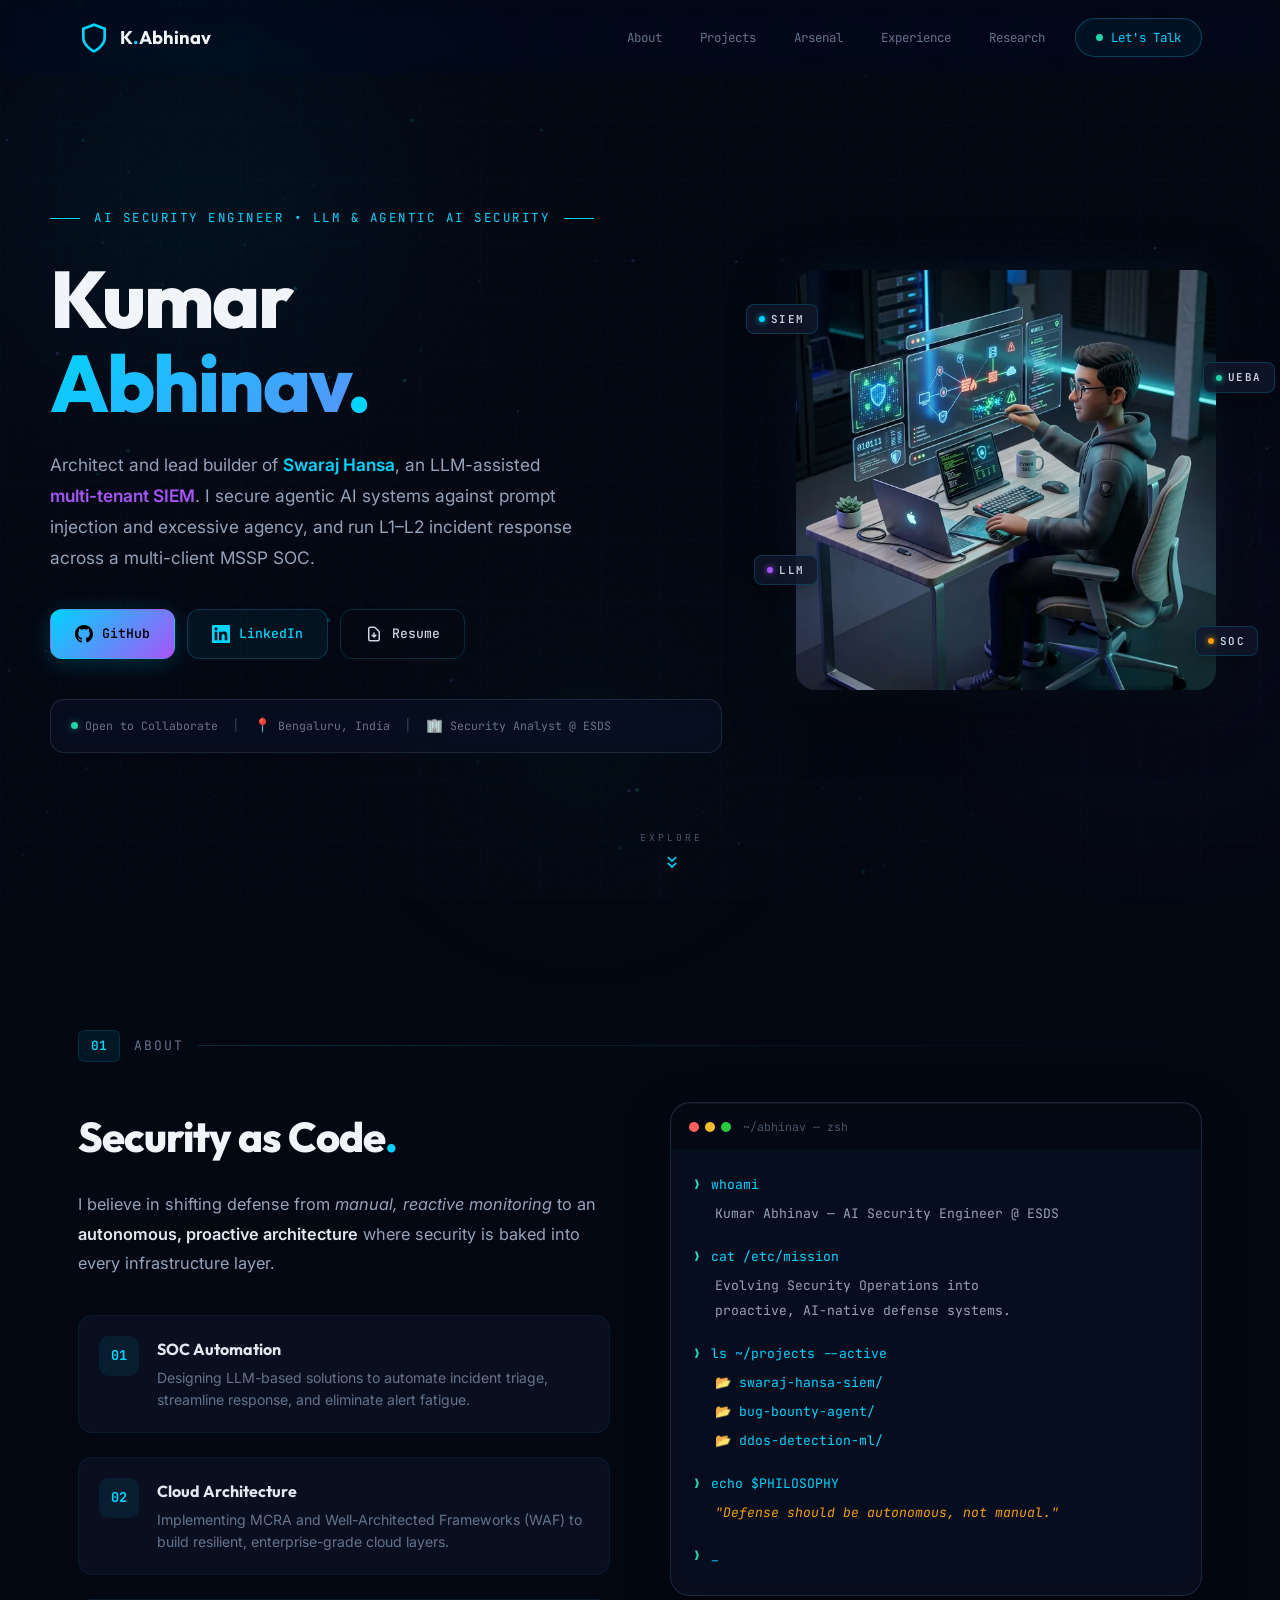
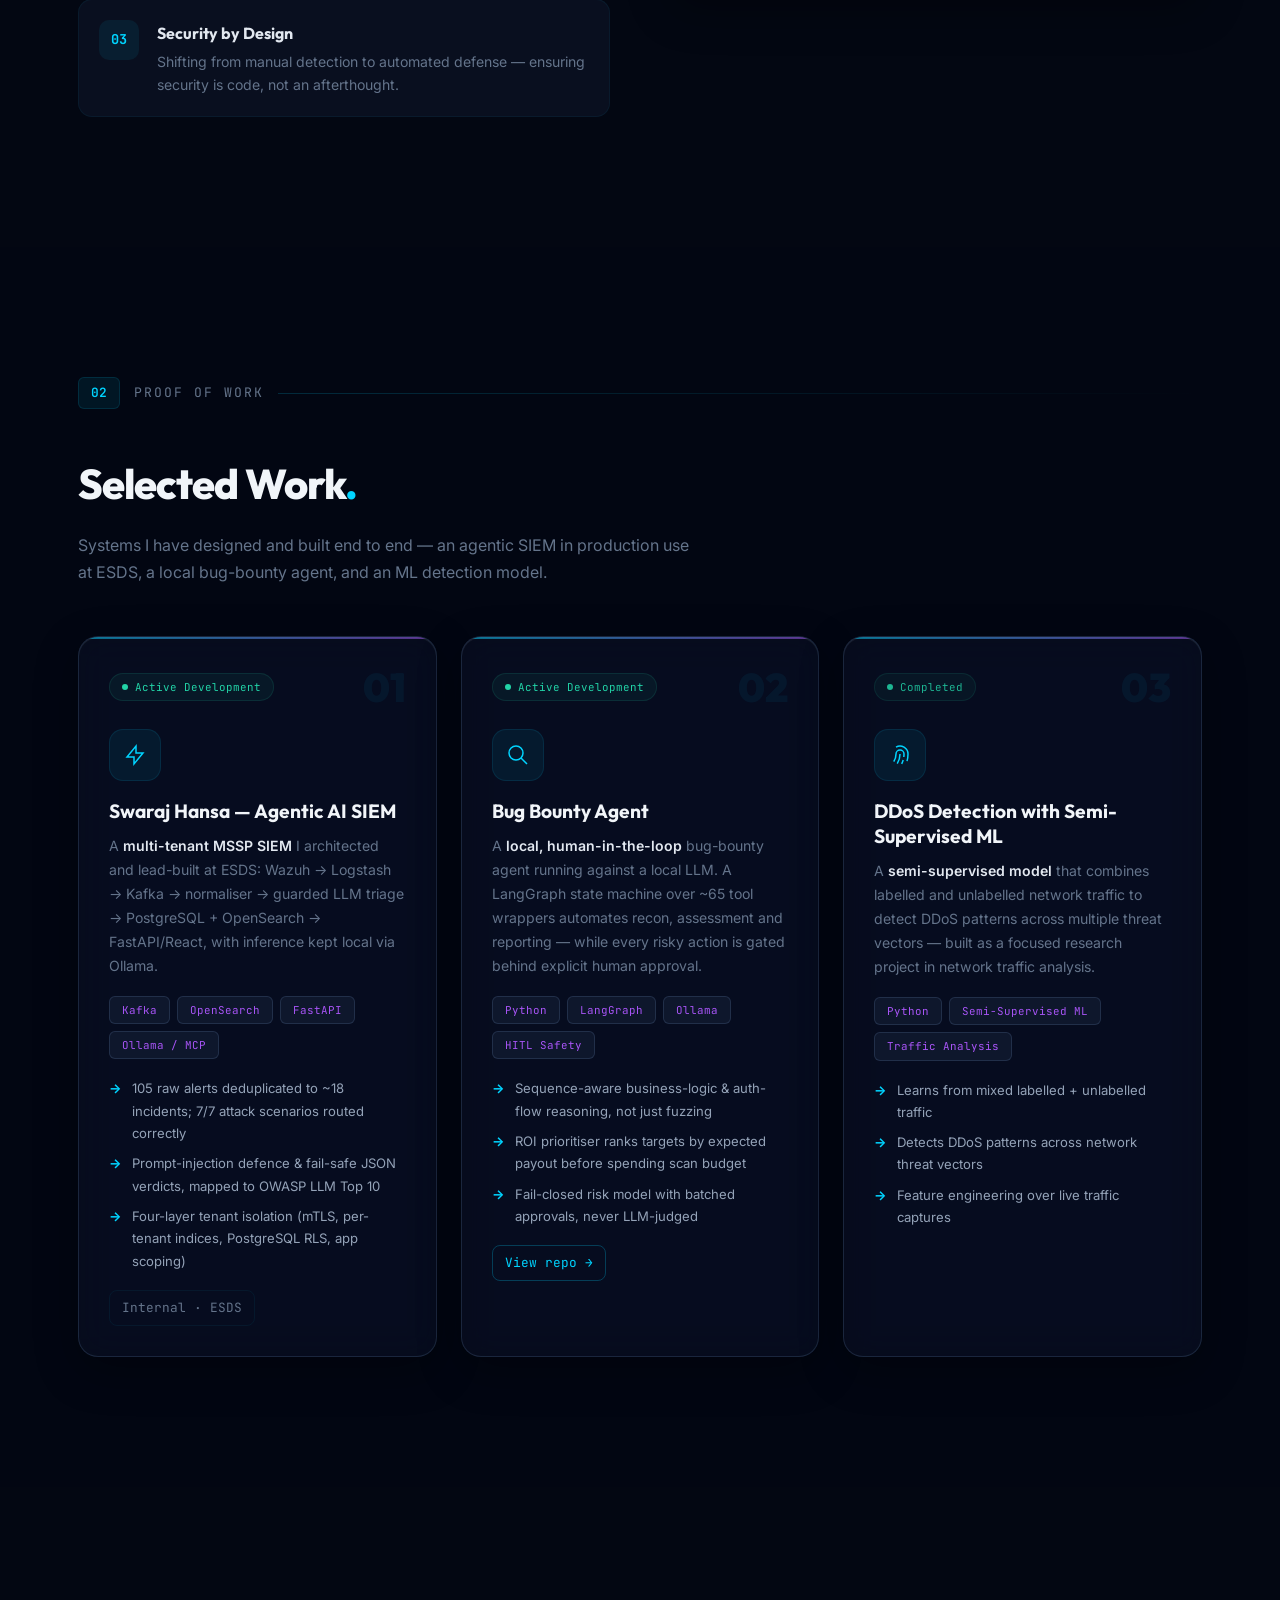
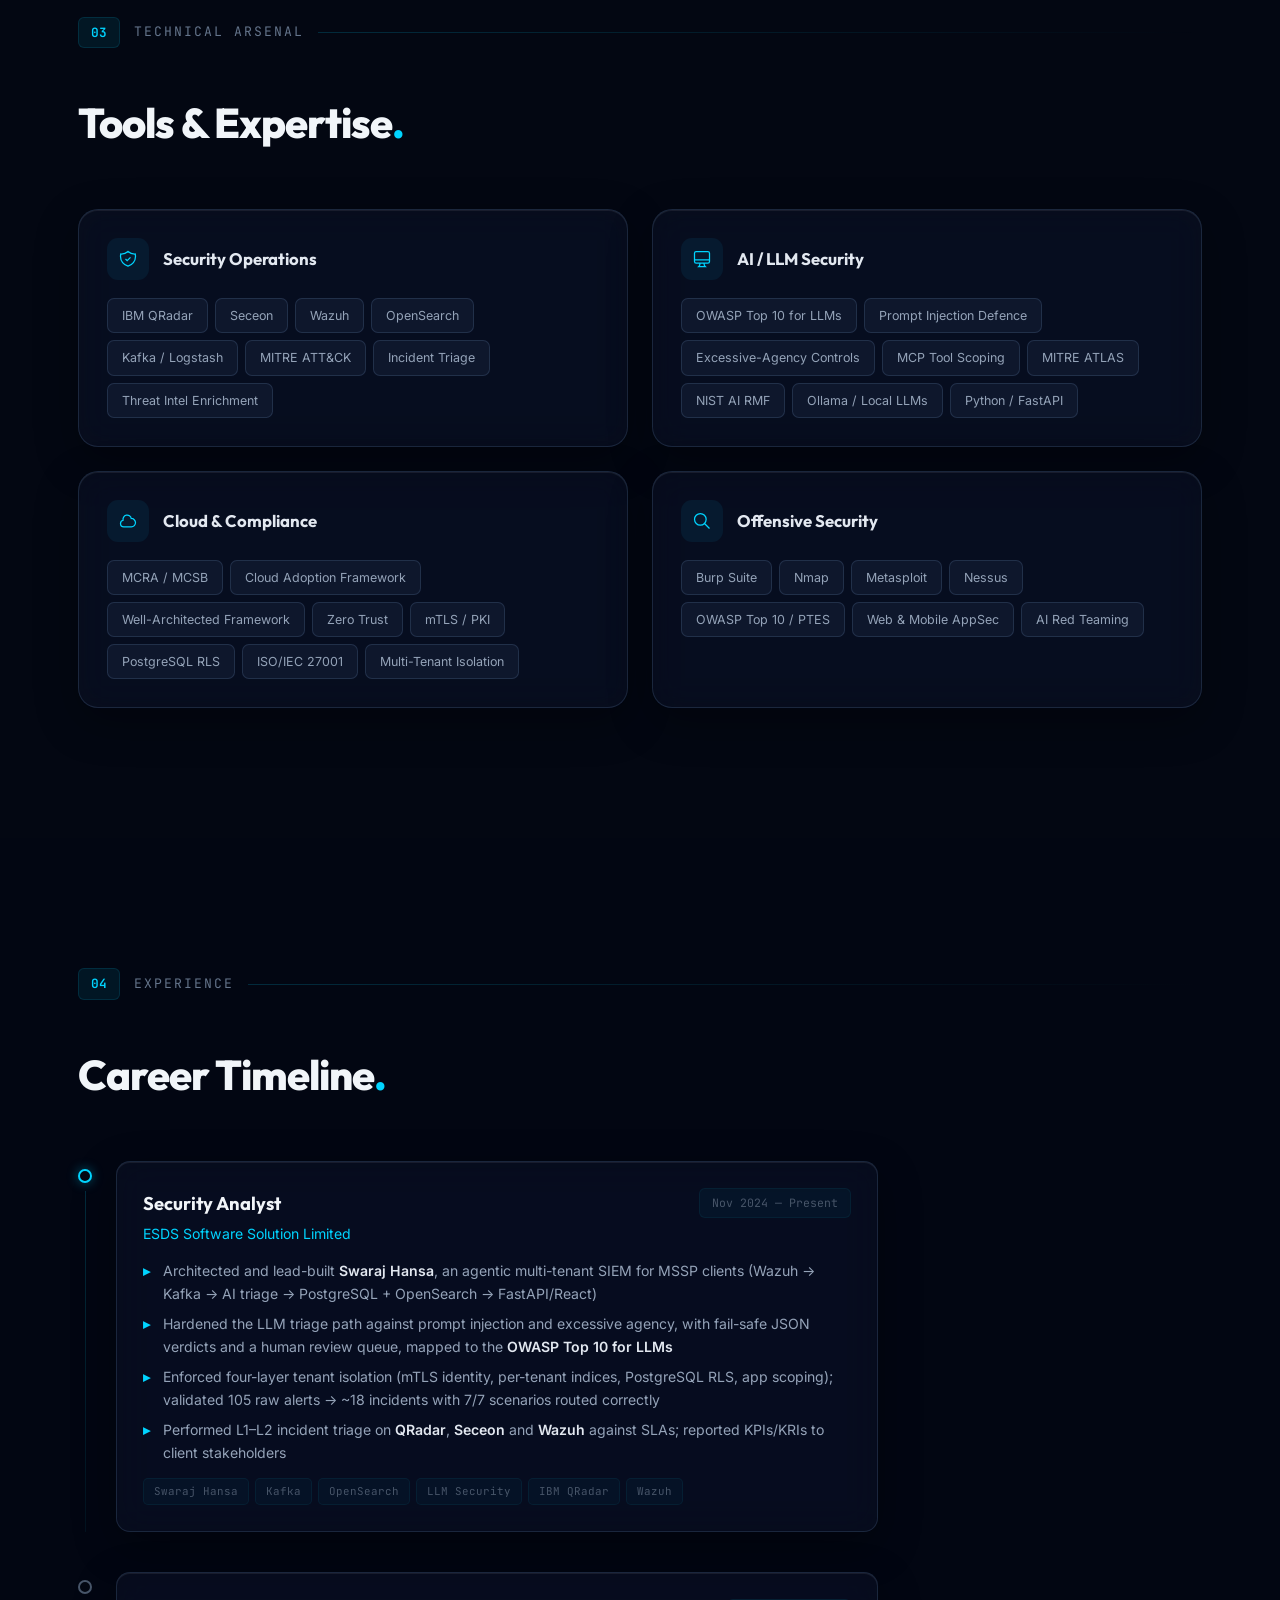
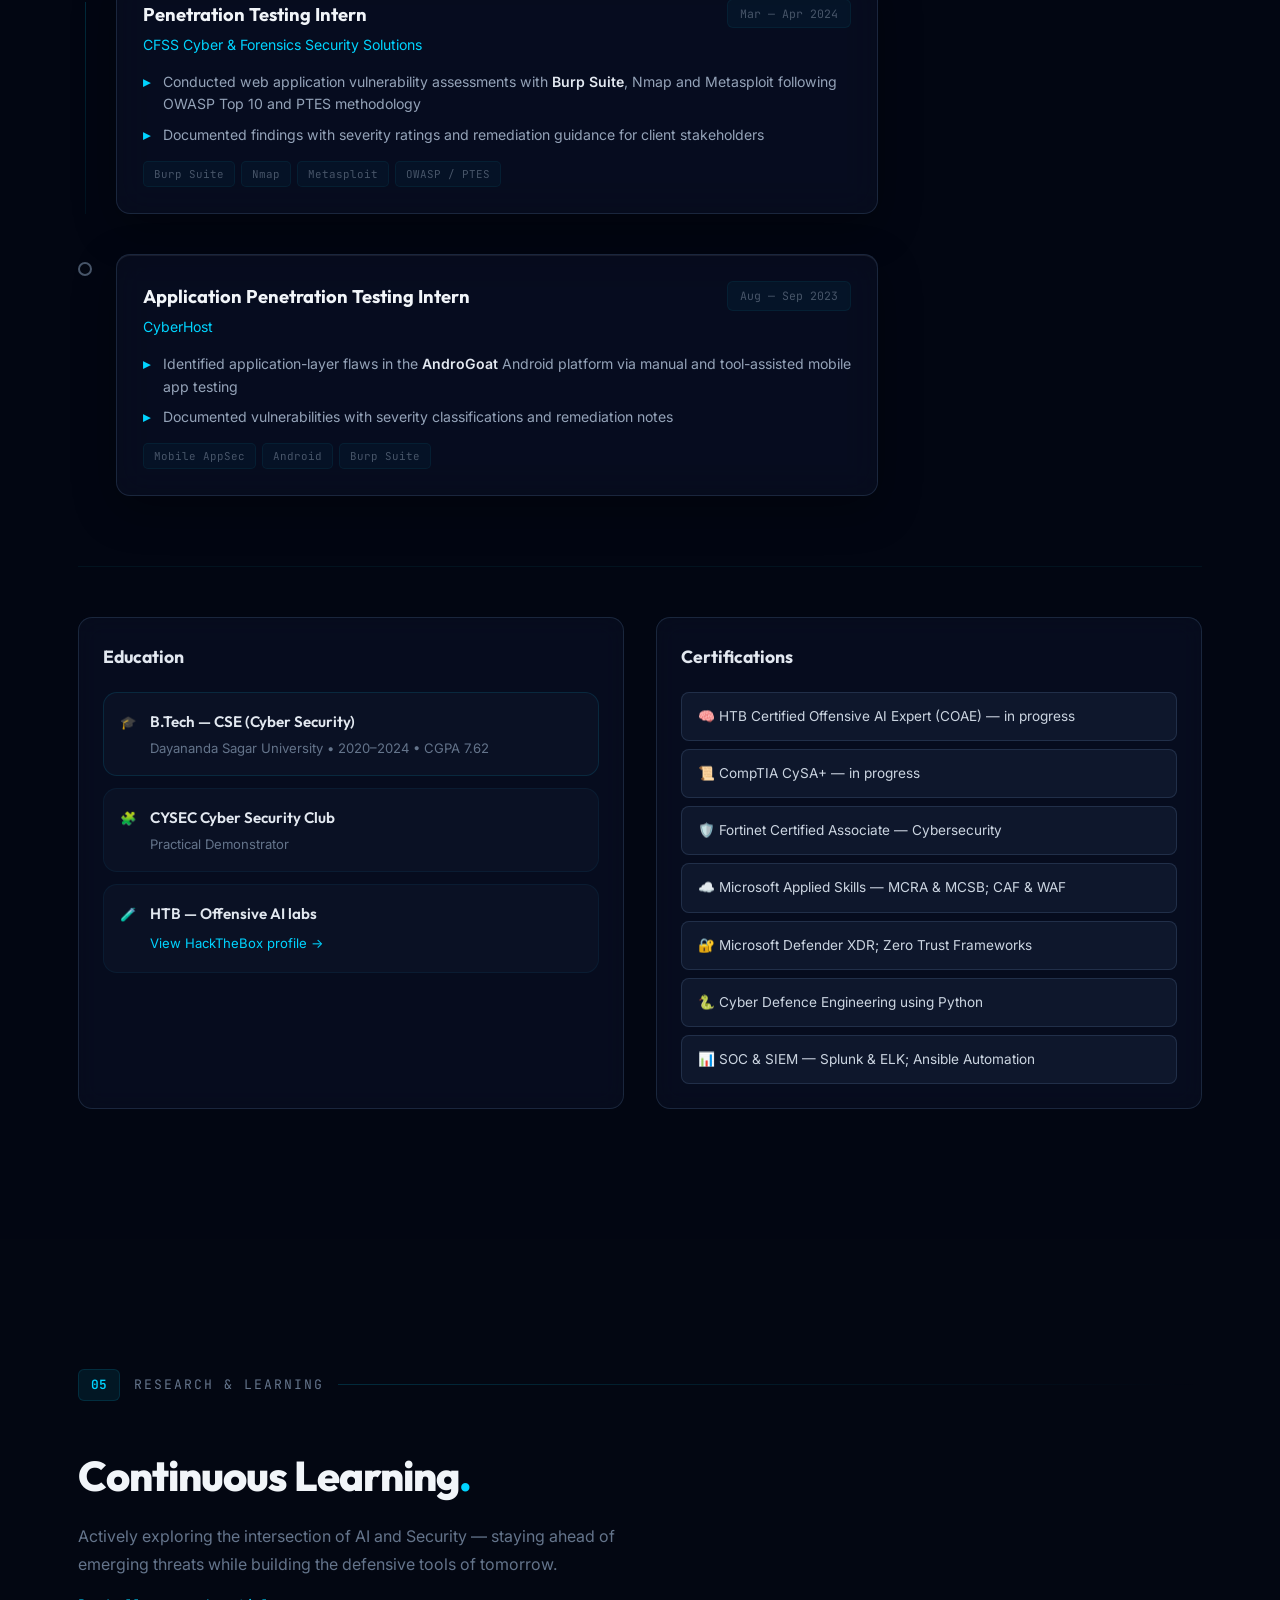
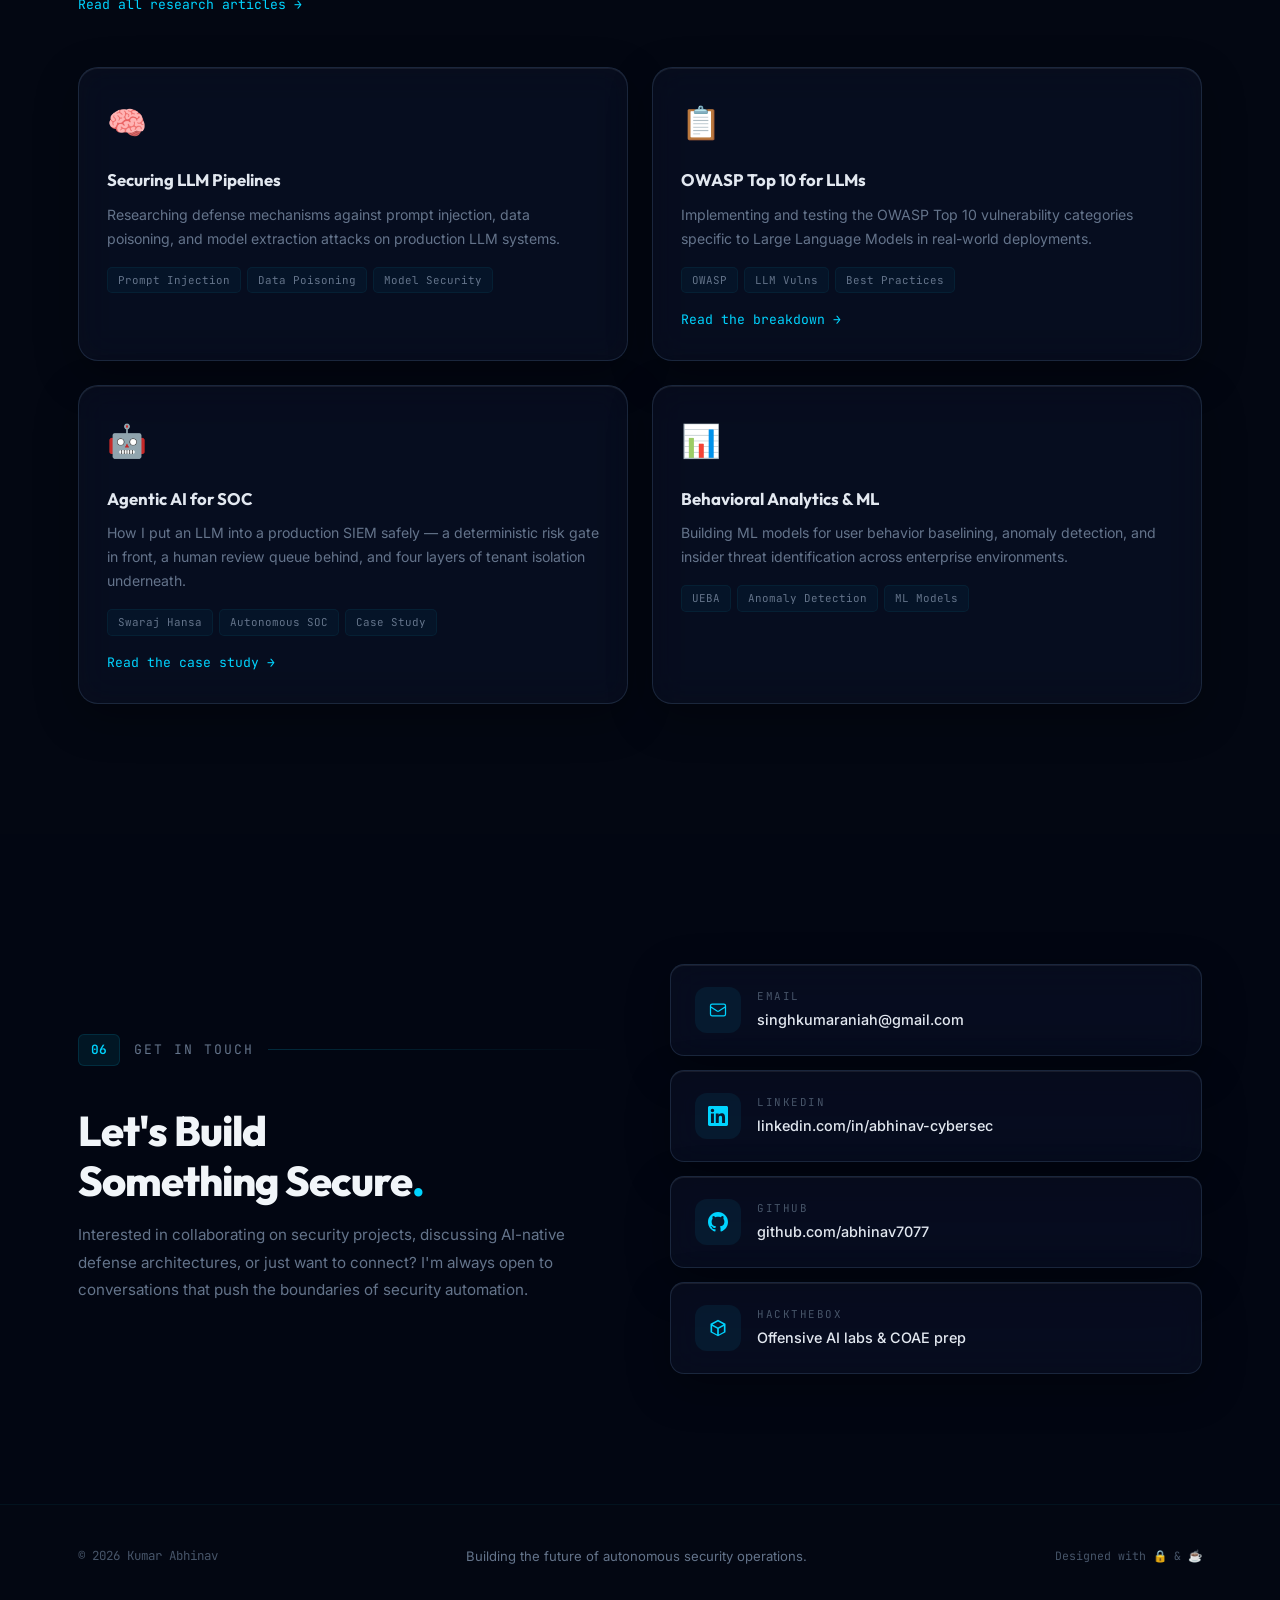
<file: index.html>
<!DOCTYPE html>
<html lang="en">
<head>
    <meta charset="UTF-8">
    <meta name="viewport" content="width=device-width, initial-scale=1.0">
    <title>Kumar Abhinav | AI Security Engineer</title>
    <meta name="description" content="Kumar Abhinav — AI Security Engineer. Architect of Swaraj Hansa, an LLM-assisted multi-tenant SIEM. LLM & agentic AI security, SIEM architecture, and SOC operations.">
    <meta name="keywords" content="Kumar Abhinav, Security Engineer, AI Security, SOC Automation, UEBA, Wazuh, DevSecOps, Python, Cybersecurity, Agentic AI">
    <meta name="author" content="Kumar Abhinav">
    <meta name="theme-color" content="#030712">
    <link rel="canonical" href="https://kumar-abhinav17.vercel.app/">
    <link rel="icon" href="favicon.ico" sizes="32x32">
    <link rel="icon" href="favicon.svg" type="image/svg+xml">
    <link rel="apple-touch-icon" href="favicon.svg">

    <!-- Social preview (LinkedIn, WhatsApp, X) -->
    <meta property="og:type" content="profile">
    <meta property="og:site_name" content="Kumar Abhinav">
    <meta property="og:title" content="Kumar Abhinav | AI Security Engineer">
    <meta property="og:description" content="AI Security Engineer in Bengaluru. Architect of Swaraj Hansa, an LLM-assisted multi-tenant SIEM. LLM & agentic AI security and SOC operations.">
    <meta property="og:url" content="https://kumar-abhinav17.vercel.app/">
    <meta property="og:image" content="https://kumar-abhinav17.vercel.app/og-image.jpg">
    <meta property="og:image:width" content="1200">
    <meta property="og:image:height" content="630">
    <meta property="profile:first_name" content="Kumar">
    <meta property="profile:last_name" content="Abhinav">
    <meta name="twitter:card" content="summary_large_image">

    <!-- Tells Google who this site is about -->
    <script type="application/ld+json">
    {
      "@context": "https://schema.org",
      "@type": "Person",
      "name": "Kumar Abhinav",
      "jobTitle": "AI Security Engineer",
      "description": "AI Security Engineer and architect of Swaraj Hansa, an LLM-assisted multi-tenant SIEM; LLM and agentic AI security, SIEM architecture, and SOC operations.",
      "url": "https://kumar-abhinav17.vercel.app/",
      "image": "https://kumar-abhinav17.vercel.app/hero-character.webp",
      "email": "mailto:singhkumaraniah@gmail.com",
      "worksFor": { "@type": "Organization", "name": "ESDS Software Solution Limited" },
      "alumniOf": { "@type": "CollegeOrUniversity", "name": "Dayananda Sagar Institutions" },
      "address": { "@type": "PostalAddress", "addressLocality": "Bengaluru", "addressCountry": "IN" },
      "knowsAbout": ["Security Operations", "SOC Automation", "UEBA", "SIEM", "LLM Security", "OWASP Top 10 for LLMs", "Penetration Testing", "Agentic AI"],
      "sameAs": [
        "https://www.linkedin.com/in/abhinav-cybersec",
        "https://github.com/abhinav7077",
        "https://profile.hackthebox.com/profile/01a11f21-3987-7254-a0d9-1dfe3f70a052"
      ]
    }
    </script>

    <link rel="preconnect" href="https://fonts.googleapis.com">
    <link rel="preconnect" href="https://fonts.gstatic.com" crossorigin>
    <link href="https://fonts.googleapis.com/css2?family=JetBrains+Mono:wght@400;500;600;700&family=Inter:wght@300;400;500;600;700;800&family=Outfit:wght@400;500;600;700;800;900&display=swap" rel="stylesheet">
    <link rel="preload" as="image" href="hero-character.webp" type="image/webp">
    <link rel="stylesheet" href="style.css">
</head>
<body>
    <a href="#main-content" class="skip-link">Skip to content</a>

    <!-- Animated Background -->
    <div class="bg-effects" aria-hidden="true">
        <canvas id="particle-canvas"></canvas>
        <div class="bg-gradient-orb orb-1"></div>
        <div class="bg-gradient-orb orb-2"></div>
        <div class="bg-gradient-orb orb-3"></div>
        <div class="bg-noise"></div>
        <div class="bg-grid"></div>
    </div>

    <!-- Navigation -->
    <nav class="navbar" id="navbar">
        <div class="nav-container">
            <a href="#hero" class="nav-logo">
                <div class="logo-icon">
                    <svg viewBox="0 0 24 24" fill="none" stroke="currentColor" stroke-width="2">
                        <path d="M12 22s8-4 8-10V5l-8-3-8 3v7c0 6 8 10 8 10z"/>
                    </svg>
                </div>
                <span class="logo-text">K<span class="logo-dot">.</span>Abhinav</span>
            </a>
            <div class="nav-links" id="nav-links">
                <a href="#about" class="nav-link" data-text="About">About</a>
                <a href="#projects" class="nav-link" data-text="Projects">Projects</a>
                <a href="#arsenal" class="nav-link" data-text="Arsenal">Arsenal</a>
                <a href="#experience" class="nav-link" data-text="Experience">Experience</a>
                <a href="research.html" class="nav-link" data-text="Research">Research</a>
                <a href="#contact" class="nav-link nav-cta">
                    <span class="cta-pulse"></span>
                    Let's Talk
                </a>
            </div>
            <button class="nav-toggle" id="nav-toggle" aria-label="Toggle menu" aria-expanded="false" aria-controls="nav-links">
                <span class="toggle-line"></span>
                <span class="toggle-line"></span>
                <span class="toggle-line"></span>
            </button>
        </div>
    </nav>

    <main id="main-content">
    <!-- ==================== HERO ==================== -->
    <section class="hero" id="hero">
        <div class="hero-container">
            <div class="hero-content">
                <div class="hero-eyebrow">
                    <div class="eyebrow-line"></div>
                    <span>AI Security Engineer &bull; LLM & Agentic AI Security</span>
                    <div class="eyebrow-line"></div>
                </div>

                <h1 class="hero-title">
                    <span class="title-line title-line-1">Kumar</span>
                    <span class="title-line title-line-2">Abhinav<span class="title-accent">.</span></span>
                </h1>

                <p class="hero-subtitle">
                    Architect and lead builder of <span class="text-glow">Swaraj Hansa</span>, an
                    LLM-assisted <span class="text-glow-alt">multi-tenant SIEM</span>. I secure agentic AI
                    systems against prompt injection and excessive agency, and run L1&ndash;L2 incident
                    response across a multi-client MSSP SOC.
                </p>

                <div class="hero-ctas">
                    <a href="https://github.com/abhinav7077" target="_blank" rel="noopener" class="cta-btn cta-primary" id="cta-github">
                        <svg class="cta-icon" viewBox="0 0 24 24" fill="currentColor"><path d="M12 0c-6.626 0-12 5.373-12 12 0 5.302 3.438 9.8 8.207 11.387.599.111.793-.261.793-.577v-2.234c-3.338.726-4.033-1.416-4.033-1.416-.546-1.387-1.333-1.756-1.333-1.756-1.089-.745.083-.729.083-.729 1.205.084 1.839 1.237 1.839 1.237 1.07 1.834 2.807 1.304 3.492.997.107-.775.418-1.305.762-1.604-2.665-.305-5.467-1.334-5.467-5.931 0-1.311.469-2.381 1.236-3.221-.124-.303-.535-1.524.117-3.176 0 0 1.008-.322 3.301 1.23.957-.266 1.983-.399 3.003-.404 1.02.005 2.047.138 3.006.404 2.291-1.552 3.297-1.23 3.297-1.23.653 1.653.242 2.874.118 3.176.77.84 1.235 1.911 1.235 3.221 0 4.609-2.807 5.624-5.479 5.921.43.372.823 1.102.823 2.222v3.293c0 .319.192.694.801.576 4.765-1.589 8.199-6.086 8.199-11.386 0-6.627-5.373-12-12-12z"/></svg>
                        <span>GitHub</span>
                    </a>
                    <a href="https://www.linkedin.com/in/abhinav-cybersec" target="_blank" rel="noopener" class="cta-btn cta-secondary" id="cta-linkedin">
                        <svg class="cta-icon" viewBox="0 0 24 24" fill="currentColor"><path d="M20.447 20.452h-3.554v-5.569c0-1.328-.027-3.037-1.852-3.037-1.853 0-2.136 1.445-2.136 2.939v5.667H9.351V9h3.414v1.561h.046c.477-.9 1.637-1.85 3.37-1.85 3.601 0 4.267 2.37 4.267 5.455v6.286zM5.337 7.433c-1.144 0-2.063-.926-2.063-2.065 0-1.138.92-2.063 2.063-2.063 1.14 0 2.064.925 2.064 2.063 0 1.139-.925 2.065-2.064 2.065zm1.782 13.019H3.555V9h3.564v11.452zM22.225 0H1.771C.792 0 0 .774 0 1.729v20.542C0 23.227.792 24 1.771 24h20.451C23.2 24 24 23.227 24 22.271V1.729C24 .774 23.2 0 22.222 0h.003z"/></svg>
                        <span>LinkedIn</span>
                    </a>
                    <a href="resume.pdf" target="_blank" rel="noopener" class="cta-btn cta-outline" id="cta-resume">
                        <svg class="cta-icon" viewBox="0 0 24 24" fill="none" stroke="currentColor" stroke-width="2"><path d="M12 10v6m0 0l-3-3m3 3l3-3m2 8H7a2 2 0 01-2-2V5a2 2 0 012-2h5.586a1 1 0 01.707.293l5.414 5.414a1 1 0 01.293.707V19a2 2 0 01-2 2z"/></svg>
                        <span>Resume</span>
                    </a>
                </div>

                <div class="hero-status-bar">
                    <div class="status-item">
                        <span class="status-dot online"></span>
                        <span>Open to Collaborate</span>
                    </div>
                    <div class="status-separator">|</div>
                    <div class="status-item">
                        <span class="status-icon" aria-hidden="true">📍</span>
                        <span>Bengaluru, India</span>
                    </div>
                    <div class="status-separator">|</div>
                    <div class="status-item">
                        <span class="status-icon" aria-hidden="true">🏢</span>
                        <span>Security Analyst @ ESDS</span>
                    </div>
                </div>
            </div>

            <!-- Hero Visual: 3D Character -->
            <div class="hero-visual">
                <div class="character-container">
                    <div class="character-glow"></div>
                    <div class="character-rings">
                        <div class="char-ring ring-outer"></div>
                        <div class="char-ring ring-inner"></div>
                    </div>
                    <picture>
                        <source srcset="hero-character.webp" type="image/webp">
                        <img
                            src="hero-character.png"
                            alt="3D claymation render of Kumar Abhinav — cybersecurity engineer at a futuristic workstation with holographic security displays"
                            class="character-img"
                            width="640" height="640"
                            loading="eager"
                            fetchpriority="high"
                        >
                    </picture>
                    <!-- Floating labels around character -->
                    <div class="float-tag tag-1" aria-hidden="true">
                        <span class="ft-dot"></span> SIEM
                    </div>
                    <div class="float-tag tag-2" aria-hidden="true">
                        <span class="ft-dot green"></span> UEBA
                    </div>
                    <div class="float-tag tag-3" aria-hidden="true">
                        <span class="ft-dot purple"></span> LLM
                    </div>
                    <div class="float-tag tag-4" aria-hidden="true">
                        <span class="ft-dot amber"></span> SOC
                    </div>
                </div>
            </div>
        </div>

        <div class="scroll-cue">
            <span>Explore</span>
            <div class="scroll-arrow">
                <svg viewBox="0 0 24 24" fill="none" stroke="currentColor" stroke-width="2">
                    <path d="M7 13l5 5 5-5M7 6l5 5 5-5"/>
                </svg>
            </div>
        </div>
    </section>

    <!-- ==================== ABOUT ==================== -->
    <section class="section" id="about">
        <div class="container">
            <div class="section-label">
                <span class="label-number">01</span>
                <span class="label-text">About</span>
                <div class="label-line"></div>
            </div>

            <div class="about-layout">
                <div class="about-left">
                    <h2 class="about-title">
                        Security as Code<span class="accent-dot">.</span>
                    </h2>
                    <p class="about-philosophy">
                        I believe in shifting defense from <em>manual, reactive monitoring</em> to an 
                        <strong>autonomous, proactive architecture</strong> where security is baked into 
                        every infrastructure layer.
                    </p>
                    <div class="about-manifesto">
                        <div class="manifesto-item">
                            <div class="manifesto-number">01</div>
                            <div class="manifesto-content">
                                <h4>SOC Automation</h4>
                                <p>Designing LLM-based solutions to automate incident triage, streamline response, and eliminate alert fatigue.</p>
                            </div>
                        </div>
                        <div class="manifesto-item">
                            <div class="manifesto-number">02</div>
                            <div class="manifesto-content">
                                <h4>Cloud Architecture</h4>
                                <p>Implementing MCRA and Well-Architected Frameworks (WAF) to build resilient, enterprise-grade cloud layers.</p>
                            </div>
                        </div>
                        <div class="manifesto-item">
                            <div class="manifesto-number">03</div>
                            <div class="manifesto-content">
                                <h4>Security by Design</h4>
                                <p>Shifting from manual detection to automated defense — ensuring security is code, not an afterthought.</p>
                            </div>
                        </div>
                    </div>
                </div>
                <div class="about-right">
                    <div class="about-terminal">
                        <div class="term-chrome">
                            <div class="term-dots">
                                <span></span><span></span><span></span>
                            </div>
                            <span class="term-title">~/abhinav — zsh</span>
                        </div>
                        <div class="term-body" id="terminal-body">
                            <div class="term-line">
                                <span class="term-prompt">❯</span>
                                <span class="term-cmd">whoami</span>
                            </div>
                            <div class="term-output">Kumar Abhinav — AI Security Engineer @ ESDS</div>
                            <div class="term-line">
                                <span class="term-prompt">❯</span>
                                <span class="term-cmd">cat /etc/mission</span>
                            </div>
                            <div class="term-output">Evolving Security Operations into<br>proactive, AI-native defense systems.</div>
                            <div class="term-line">
                                <span class="term-prompt">❯</span>
                                <span class="term-cmd">ls ~/projects --active</span>
                            </div>
                            <div class="term-output dir-list">
                                <span>📂 swaraj-hansa-siem/</span>
                                <span>📂 bug-bounty-agent/</span>
                                <span>📂 ddos-detection-ml/</span>
                            </div>
                            <div class="term-line">
                                <span class="term-prompt">❯</span>
                                <span class="term-cmd">echo $PHILOSOPHY</span>
                            </div>
                            <div class="term-output highlight-output">"Defense should be autonomous, not manual."</div>
                            <div class="term-line">
                                <span class="term-prompt">❯</span>
                                <span class="term-cursor">_</span>
                            </div>
                        </div>
                    </div>
                </div>
            </div>
        </div>
    </section>

    <!-- ==================== PROJECTS ==================== -->
    <section class="section section-dark" id="projects">
        <div class="container">
            <div class="section-label">
                <span class="label-number">02</span>
                <span class="label-text">Proof of Work</span>
                <div class="label-line"></div>
            </div>

            <div class="projects-header">
                <h2 class="projects-title">Selected Work<span class="accent-dot">.</span></h2>
                <p class="projects-subtitle">Systems I have designed and built end to end — an agentic SIEM in production use at ESDS, a local bug-bounty agent, and an ML detection model.</p>
            </div>

            <div class="projects-showcase">
                <!-- Project 1 -->
                <article class="project-card" id="project-agentic">
                    <div class="card-border-glow"></div>
                    <div class="card-inner">
                        <div class="card-top">
                            <div class="card-badge">
                                <span class="badge-pulse"></span>
                                Active Development
                            </div>
                            <div class="card-number">01</div>
                        </div>
                        <div class="card-icon-wrap">
                            <div class="card-icon">
                                <svg viewBox="0 0 24 24" fill="none" stroke="currentColor" stroke-width="1.5">
                                    <path d="M13 10V3L4 14h7v7l9-11h-7z"/>
                                </svg>
                            </div>
                        </div>
                        <h3 class="card-title">Swaraj Hansa — Agentic AI SIEM</h3>
                        <p class="card-pitch">A <strong>multi-tenant MSSP SIEM</strong> I architected and lead-built at ESDS: Wazuh &rarr; Logstash &rarr; Kafka &rarr; normaliser &rarr; guarded LLM triage &rarr; PostgreSQL + OpenSearch &rarr; FastAPI/React, with inference kept local via Ollama.</p>
                        <div class="card-stack">
                            <span class="stack-chip">Kafka</span>
                            <span class="stack-chip">OpenSearch</span>
                            <span class="stack-chip">FastAPI</span>
                            <span class="stack-chip">Ollama / MCP</span>
                        </div>
                        <ul class="card-features">
                            <li><span class="feat-arrow">→</span> 105 raw alerts deduplicated to ~18 incidents; 7/7 attack scenarios routed correctly</li>
                            <li><span class="feat-arrow">→</span> Prompt-injection defence &amp; fail-safe JSON verdicts, mapped to OWASP LLM Top 10</li>
                            <li><span class="feat-arrow">→</span> Four-layer tenant isolation (mTLS, per-tenant indices, PostgreSQL RLS, app scoping)</li>
                        </ul>
                        <div class="card-links">
                            <span class="card-link is-static">Internal &middot; ESDS</span>
                        </div>
                    </div>
                </article>

                <!-- Project 2 -->
                <article class="project-card" id="project-bugbounty">
                    <div class="card-border-glow"></div>
                    <div class="card-inner">
                        <div class="card-top">
                            <div class="card-badge">
                                <span class="badge-pulse"></span>
                                Active Development
                            </div>
                            <div class="card-number">02</div>
                        </div>
                        <div class="card-icon-wrap">
                            <div class="card-icon">
                                <svg viewBox="0 0 24 24" fill="none" stroke="currentColor" stroke-width="1.5">
                                    <path d="M21 21l-6-6m2-5a7 7 0 11-14 0 7 7 0 0114 0z"/>
                                </svg>
                            </div>
                        </div>
                        <h3 class="card-title">Bug Bounty Agent</h3>
                        <p class="card-pitch">A <strong>local, human-in-the-loop</strong> bug-bounty agent running against a local LLM. A LangGraph state machine over ~65 tool wrappers automates recon, assessment and reporting — while every risky action is gated behind explicit human approval.</p>
                        <div class="card-stack">
                            <span class="stack-chip">Python</span>
                            <span class="stack-chip">LangGraph</span>
                            <span class="stack-chip">Ollama</span>
                            <span class="stack-chip">HITL Safety</span>
                        </div>
                        <ul class="card-features">
                            <li><span class="feat-arrow">→</span> Sequence-aware business-logic &amp; auth-flow reasoning, not just fuzzing</li>
                            <li><span class="feat-arrow">→</span> ROI prioritiser ranks targets by expected payout before spending scan budget</li>
                            <li><span class="feat-arrow">→</span> Fail-closed risk model with batched approvals, never LLM-judged</li>
                        </ul>
                        <div class="card-links">
                            <a class="card-link" href="https://github.com/abhinav7077/bug-bounty-agent" target="_blank" rel="noopener">View repo &rarr;</a>
                        </div>
                    </div>
                </article>

                <!-- Project 3 -->
                <article class="project-card" id="project-ddos">
                    <div class="card-border-glow"></div>
                    <div class="card-inner">
                        <div class="card-top">
                            <div class="card-badge badge-shipped">
                                <span class="badge-pulse"></span>
                                Completed
                            </div>
                            <div class="card-number">03</div>
                        </div>
                        <div class="card-icon-wrap">
                            <div class="card-icon">
                                <svg viewBox="0 0 24 24" fill="none" stroke="currentColor" stroke-width="1.5">
                                    <path d="M12 11c0 3.517-1.009 6.799-2.753 9.571m-3.44-2.04l.054-.09A13.916 13.916 0 008 11a4 4 0 118 0c0 1.017-.07 2.019-.203 3m-2.118 6.844A21.88 21.88 0 0015.171 17m3.839 1.132c.645-2.266.99-4.659.99-7.132A8 8 0 008 4.07"/>
                                </svg>
                            </div>
                        </div>
                        <h3 class="card-title">DDoS Detection with Semi-Supervised ML</h3>
                        <p class="card-pitch">A <strong>semi-supervised model</strong> that combines labelled and unlabelled network traffic to detect DDoS patterns across multiple threat vectors — built as a focused research project in network traffic analysis.</p>
                        <div class="card-stack">
                            <span class="stack-chip">Python</span>
                            <span class="stack-chip">Semi-Supervised ML</span>
                            <span class="stack-chip">Traffic Analysis</span>
                        </div>
                        <ul class="card-features">
                            <li><span class="feat-arrow">→</span> Learns from mixed labelled + unlabelled traffic</li>
                            <li><span class="feat-arrow">→</span> Detects DDoS patterns across network threat vectors</li>
                            <li><span class="feat-arrow">→</span> Feature engineering over live traffic captures</li>
                        </ul>
                    </div>
                </article>
            </div>
        </div>
    </section>

    <!-- ==================== ARSENAL ==================== -->
    <section class="section" id="arsenal">
        <div class="container">
            <div class="section-label">
                <span class="label-number">03</span>
                <span class="label-text">Technical Arsenal</span>
                <div class="label-line"></div>
            </div>

            <h2 class="arsenal-title">Tools & Expertise<span class="accent-dot">.</span></h2>

            <div class="arsenal-grid">
                <div class="arsenal-category" data-category="secops">
                    <div class="cat-header">
                        <div class="cat-icon">
                            <svg viewBox="0 0 24 24" fill="none" stroke="currentColor" stroke-width="1.5"><path d="M9 12l2 2 4-4m5.618-4.016A11.955 11.955 0 0112 2.944a11.955 11.955 0 01-8.618 3.04A12.02 12.02 0 003 9c0 5.591 3.824 10.29 9 11.622 5.176-1.332 9-6.03 9-11.622 0-1.042-.133-2.052-.382-3.016z"/></svg>
                        </div>
                        <h3>Security Operations</h3>
                    </div>
                    <div class="cat-skills">
                        <div class="skill-pill">IBM QRadar</div>
                        <div class="skill-pill">Seceon</div>
                        <div class="skill-pill">Wazuh</div>
                        <div class="skill-pill">OpenSearch</div>
                        <div class="skill-pill">Kafka / Logstash</div>
                        <div class="skill-pill">MITRE ATT&CK</div>
                        <div class="skill-pill">Incident Triage</div>
                        <div class="skill-pill">Threat Intel Enrichment</div>
                    </div>
                </div>

                <div class="arsenal-category" data-category="ai">
                    <div class="cat-header">
                        <div class="cat-icon">
                            <svg viewBox="0 0 24 24" fill="none" stroke="currentColor" stroke-width="1.5"><path d="M9.75 17L9 20l-1 1h8l-1-1-.75-3M3 13h18M5 17h14a2 2 0 002-2V5a2 2 0 00-2-2H5a2 2 0 00-2 2v10a2 2 0 002 2z"/></svg>
                        </div>
                        <h3>AI / LLM Security</h3>
                    </div>
                    <div class="cat-skills">
                        <div class="skill-pill">OWASP Top 10 for LLMs</div>
                        <div class="skill-pill">Prompt Injection Defence</div>
                        <div class="skill-pill">Excessive-Agency Controls</div>
                        <div class="skill-pill">MCP Tool Scoping</div>
                        <div class="skill-pill">MITRE ATLAS</div>
                        <div class="skill-pill">NIST AI RMF</div>
                        <div class="skill-pill">Ollama / Local LLMs</div>
                        <div class="skill-pill">Python / FastAPI</div>
                    </div>
                </div>

                <div class="arsenal-category" data-category="cloud">
                    <div class="cat-header">
                        <div class="cat-icon">
                            <svg viewBox="0 0 24 24" fill="none" stroke="currentColor" stroke-width="1.5"><path d="M3 15a4 4 0 004 4h9a5 5 0 10-.1-9.999 5.002 5.002 0 10-9.78 2.096A4.001 4.001 0 003 15z"/></svg>
                        </div>
                        <h3>Cloud & Compliance</h3>
                    </div>
                    <div class="cat-skills">
                        <div class="skill-pill">MCRA / MCSB</div>
                        <div class="skill-pill">Cloud Adoption Framework</div>
                        <div class="skill-pill">Well-Architected Framework</div>
                        <div class="skill-pill">Zero Trust</div>
                        <div class="skill-pill">mTLS / PKI</div>
                        <div class="skill-pill">PostgreSQL RLS</div>
                        <div class="skill-pill">ISO/IEC 27001</div>
                        <div class="skill-pill">Multi-Tenant Isolation</div>
                    </div>
                </div>

                <div class="arsenal-category" data-category="offensive">
                    <div class="cat-header">
                        <div class="cat-icon">
                            <svg viewBox="0 0 24 24" fill="none" stroke="currentColor" stroke-width="1.5"><path d="M21 21l-6-6m2-5a7 7 0 11-14 0 7 7 0 0114 0z"/></svg>
                        </div>
                        <h3>Offensive Security</h3>
                    </div>
                    <div class="cat-skills">
                        <div class="skill-pill">Burp Suite</div>
                        <div class="skill-pill">Nmap</div>
                        <div class="skill-pill">Metasploit</div>
                        <div class="skill-pill">Nessus</div>
                        <div class="skill-pill">OWASP Top 10 / PTES</div>
                        <div class="skill-pill">Web & Mobile AppSec</div>
                        <div class="skill-pill">AI Red Teaming</div>
                    </div>
                </div>
            </div>
        </div>
    </section>

    <!-- ==================== EXPERIENCE ==================== -->
    <section class="section section-dark" id="experience">
        <div class="container">
            <div class="section-label">
                <span class="label-number">04</span>
                <span class="label-text">Experience</span>
                <div class="label-line"></div>
            </div>

            <h2 class="exp-title">Career Timeline<span class="accent-dot">.</span></h2>

            <div class="timeline">
                <!-- EXP 1 -->
                <div class="tl-item">
                    <div class="tl-line-wrap">
                        <div class="tl-dot active"></div>
                        <div class="tl-line"></div>
                    </div>
                    <div class="tl-card">
                        <div class="tl-card-top">
                            <div>
                                <h3 class="tl-role">Security Analyst</h3>
                                <span class="tl-company">ESDS Software Solution Limited</span>
                            </div>
                            <span class="tl-date">Nov 2024 — Present</span>
                        </div>
                        <ul class="tl-details">
                            <li>Architected and lead-built <strong>Swaraj Hansa</strong>, an agentic multi-tenant SIEM for MSSP clients (Wazuh &rarr; Kafka &rarr; AI triage &rarr; PostgreSQL + OpenSearch &rarr; FastAPI/React)</li>
                            <li>Hardened the LLM triage path against prompt injection and excessive agency, with fail-safe JSON verdicts and a human review queue, mapped to the <strong>OWASP Top 10 for LLMs</strong></li>
                            <li>Enforced four-layer tenant isolation (mTLS identity, per-tenant indices, PostgreSQL RLS, app scoping); validated 105 raw alerts &rarr; ~18 incidents with 7/7 scenarios routed correctly</li>
                            <li>Performed L1&ndash;L2 incident triage on <strong>QRadar</strong>, <strong>Seceon</strong> and <strong>Wazuh</strong> against SLAs; reported KPIs/KRIs to client stakeholders</li>
                        </ul>
                        <div class="tl-techs">
                            <span>Swaraj Hansa</span><span>Kafka</span><span>OpenSearch</span><span>LLM Security</span><span>IBM QRadar</span><span>Wazuh</span>
                        </div>
                    </div>
                </div>

                <!-- EXP 2 -->
                <div class="tl-item">
                    <div class="tl-line-wrap">
                        <div class="tl-dot"></div>
                        <div class="tl-line"></div>
                    </div>
                    <div class="tl-card">
                        <div class="tl-card-top">
                            <div>
                                <h3 class="tl-role">Penetration Testing Intern</h3>
                                <span class="tl-company">CFSS Cyber & Forensics Security Solutions</span>
                            </div>
                            <span class="tl-date">Mar — Apr 2024</span>
                        </div>
                        <ul class="tl-details">
                            <li>Conducted web application vulnerability assessments with <strong>Burp Suite</strong>, Nmap and Metasploit following OWASP Top 10 and PTES methodology</li>
                            <li>Documented findings with severity ratings and remediation guidance for client stakeholders</li>
                        </ul>
                        <div class="tl-techs">
                            <span>Burp Suite</span><span>Nmap</span><span>Metasploit</span><span>OWASP / PTES</span>
                        </div>
                    </div>
                </div>

                <!-- EXP 3 -->
                <div class="tl-item">
                    <div class="tl-line-wrap">
                        <div class="tl-dot"></div>
                    </div>
                    <div class="tl-card">
                        <div class="tl-card-top">
                            <div>
                                <h3 class="tl-role">Application Penetration Testing Intern</h3>
                                <span class="tl-company">CyberHost</span>
                            </div>
                            <span class="tl-date">Aug — Sep 2023</span>
                        </div>
                        <ul class="tl-details">
                            <li>Identified application-layer flaws in the <strong>AndroGoat</strong> Android platform via manual and tool-assisted mobile app testing</li>
                            <li>Documented vulnerabilities with severity classifications and remediation notes</li>
                        </ul>
                        <div class="tl-techs">
                            <span>Mobile AppSec</span><span>Android</span><span>Burp Suite</span>
                        </div>
                    </div>
                </div>
            </div>

            <!-- Education & Certs inline -->
            <div class="credentials-row">
                <div class="cred-block">
                    <h3 class="cred-heading">Education</h3>
                    <div class="cred-item main-cred">
                        <span class="cred-emoji" aria-hidden="true">🎓</span>
                        <div>
                            <strong>B.Tech — CSE (Cyber Security)</strong>
                            <span>Dayananda Sagar University • 2020–2024 • CGPA 7.62</span>
                        </div>
                    </div>
                    <div class="cred-item">
                        <span class="cred-emoji" aria-hidden="true">🧩</span>
                        <div>
                            <strong>CYSEC Cyber Security Club</strong>
                            <span>Practical Demonstrator</span>
                        </div>
                    </div>
                    <div class="cred-item">
                        <span class="cred-emoji" aria-hidden="true">🧪</span>
                        <div>
                            <strong>HTB — Offensive AI labs</strong>
                            <a href="https://profile.hackthebox.com/profile/01a11f21-3987-7254-a0d9-1dfe3f70a052" target="_blank" rel="noopener">View HackTheBox profile &rarr;</a>
                        </div>
                    </div>
                </div>
                <div class="cred-block">
                    <h3 class="cred-heading">Certifications</h3>
                    <div class="certs-list">
                        <div class="cert-chip">🧠 HTB Certified Offensive AI Expert (COAE) — in progress</div>
                        <div class="cert-chip">📜 CompTIA CySA+ — in progress</div>
                        <div class="cert-chip">🛡️ Fortinet Certified Associate — Cybersecurity</div>
                        <div class="cert-chip">☁️ Microsoft Applied Skills — MCRA & MCSB; CAF & WAF</div>
                        <div class="cert-chip">🔐 Microsoft Defender XDR; Zero Trust Frameworks</div>
                        <div class="cert-chip">🐍 Cyber Defence Engineering using Python</div>
                        <div class="cert-chip">📊 SOC & SIEM — Splunk & ELK; Ansible Automation</div>
                    </div>
                </div>
            </div>
        </div>
    </section>

    <!-- ==================== RESEARCH ==================== -->
    <section class="section" id="research">
        <div class="container">
            <div class="section-label">
                <span class="label-number">05</span>
                <span class="label-text">Research & Learning</span>
                <div class="label-line"></div>
            </div>

            <div class="research-layout">
                <div class="research-intro">
                    <h2 class="research-title">Continuous Learning<span class="accent-dot">.</span></h2>
                    <p class="research-desc">
                        Actively exploring the intersection of AI and Security — staying ahead of emerging threats 
                        while building the defensive tools of tomorrow.
                    </p>
                    <a class="research-all-link" href="research.html">Read all research articles &rarr;</a>
                </div>

                <div class="research-grid">
                    <div class="research-card" id="research-llm">
                        <div class="rc-icon" aria-hidden="true">🧠</div>
                        <h4>Securing LLM Pipelines</h4>
                        <p>Researching defense mechanisms against prompt injection, data poisoning, and model extraction attacks on production LLM systems.</p>
                        <div class="rc-tags">
                            <span>Prompt Injection</span>
                            <span>Data Poisoning</span>
                            <span>Model Security</span>
                        </div>
                    </div>

                    <div class="research-card" id="research-owasp">
                        <div class="rc-icon" aria-hidden="true">📋</div>
                        <h4>OWASP Top 10 for LLMs</h4>
                        <p>Implementing and testing the OWASP Top 10 vulnerability categories specific to Large Language Models in real-world deployments.</p>
                        <div class="rc-tags">
                            <span>OWASP</span>
                            <span>LLM Vulns</span>
                            <span>Best Practices</span>
                        </div>
                        <a class="rc-link" href="research/owasp-top-10-llms.html">Read the breakdown &rarr;</a>
                    </div>

                    <div class="research-card" id="research-agentic">
                        <div class="rc-icon" aria-hidden="true">🤖</div>
                        <h4>Agentic AI for SOC</h4>
                        <p>How I put an LLM into a production SIEM safely — a deterministic risk gate in front, a human review queue behind, and four layers of tenant isolation underneath.</p>
                        <div class="rc-tags">
                            <span>Swaraj Hansa</span>
                            <span>Autonomous SOC</span>
                            <span>Case Study</span>
                        </div>
                        <a class="rc-link" href="research/swaraj-hansa-agentic-siem.html">Read the case study &rarr;</a>
                    </div>

                    <div class="research-card" id="research-ueba">
                        <div class="rc-icon" aria-hidden="true">📊</div>
                        <h4>Behavioral Analytics & ML</h4>
                        <p>Building ML models for user behavior baselining, anomaly detection, and insider threat identification across enterprise environments.</p>
                        <div class="rc-tags">
                            <span>UEBA</span>
                            <span>Anomaly Detection</span>
                            <span>ML Models</span>
                        </div>
                    </div>
                </div>
            </div>
        </div>
    </section>

    <!-- ==================== CONTACT ==================== -->
    <section class="section section-dark" id="contact">
        <div class="container">
            <div class="contact-layout">
                <div class="contact-left">
                    <div class="section-label">
                        <span class="label-number">06</span>
                        <span class="label-text">Get In Touch</span>
                        <div class="label-line"></div>
                    </div>
                    <h2 class="contact-title">Let's Build<br>Something Secure<span class="accent-dot">.</span></h2>
                    <p class="contact-desc">
                        Interested in collaborating on security projects, discussing AI-native defense architectures, 
                        or just want to connect? I'm always open to conversations that push the boundaries of security automation.
                    </p>
                </div>
                <div class="contact-right">
                    <a href="mailto:singhkumaraniah@gmail.com" class="contact-link" id="contact-email-link">
                        <div class="cl-icon">
                            <svg viewBox="0 0 24 24" fill="none" stroke="currentColor" stroke-width="1.5"><path d="M3 8l7.89 5.26a2 2 0 002.22 0L21 8M5 19h14a2 2 0 002-2V7a2 2 0 00-2-2H5a2 2 0 00-2 2v10a2 2 0 002 2z"/></svg>
                        </div>
                        <div class="cl-info">
                            <span class="cl-label">Email</span>
                            <span class="cl-value">singhkumaraniah@gmail.com</span>
                        </div>
                        <div class="cl-arrow">→</div>
                    </a>
                    <a href="https://www.linkedin.com/in/abhinav-cybersec" target="_blank" rel="noopener" class="contact-link" id="contact-linkedin-link">
                        <div class="cl-icon">
                            <svg viewBox="0 0 24 24" fill="currentColor"><path d="M20.447 20.452h-3.554v-5.569c0-1.328-.027-3.037-1.852-3.037-1.853 0-2.136 1.445-2.136 2.939v5.667H9.351V9h3.414v1.561h.046c.477-.9 1.637-1.85 3.37-1.85 3.601 0 4.267 2.37 4.267 5.455v6.286zM5.337 7.433c-1.144 0-2.063-.926-2.063-2.065 0-1.138.92-2.063 2.063-2.063 1.14 0 2.064.925 2.064 2.063 0 1.139-.925 2.065-2.064 2.065zm1.782 13.019H3.555V9h3.564v11.452zM22.225 0H1.771C.792 0 0 .774 0 1.729v20.542C0 23.227.792 24 1.771 24h20.451C23.2 24 24 23.227 24 22.271V1.729C24 .774 23.2 0 22.222 0h.003z"/></svg>
                        </div>
                        <div class="cl-info">
                            <span class="cl-label">LinkedIn</span>
                            <span class="cl-value">linkedin.com/in/abhinav-cybersec</span>
                        </div>
                        <div class="cl-arrow">→</div>
                    </a>
                    <a href="https://github.com/abhinav7077" target="_blank" rel="noopener" class="contact-link" id="contact-github-link">
                        <div class="cl-icon">
                            <svg viewBox="0 0 24 24" fill="currentColor"><path d="M12 0c-6.626 0-12 5.373-12 12 0 5.302 3.438 9.8 8.207 11.387.599.111.793-.261.793-.577v-2.234c-3.338.726-4.033-1.416-4.033-1.416-.546-1.387-1.333-1.756-1.333-1.756-1.089-.745.083-.729.083-.729 1.205.084 1.839 1.237 1.839 1.237 1.07 1.834 2.807 1.304 3.492.997.107-.775.418-1.305.762-1.604-2.665-.305-5.467-1.334-5.467-5.931 0-1.311.469-2.381 1.236-3.221-.124-.303-.535-1.524.117-3.176 0 0 1.008-.322 3.301 1.23.957-.266 1.983-.399 3.003-.404 1.02.005 2.047.138 3.006.404 2.291-1.552 3.297-1.23 3.297-1.23.653 1.653.242 2.874.118 3.176.77.84 1.235 1.911 1.235 3.221 0 4.609-2.807 5.624-5.479 5.921.43.372.823 1.102.823 2.222v3.293c0 .319.192.694.801.576 4.765-1.589 8.199-6.086 8.199-11.386 0-6.627-5.373-12-12-12z"/></svg>
                        </div>
                        <div class="cl-info">
                            <span class="cl-label">GitHub</span>
                            <span class="cl-value">github.com/abhinav7077</span>
                        </div>
                        <div class="cl-arrow">→</div>
                    </a>
                    <a href="https://profile.hackthebox.com/profile/01a11f21-3987-7254-a0d9-1dfe3f70a052" target="_blank" rel="noopener" class="contact-link" id="contact-htb-link">
                        <div class="cl-icon">
                            <svg viewBox="0 0 24 24" fill="currentColor"><path d="M12 2 3 7v10l9 5 9-5V7l-9-5zm0 2.3 6.5 3.6L12 11.5 5.5 7.9 12 4.3zM5 9.6l6 3.3v6.8l-6-3.3V9.6zm14 0v6.8l-6 3.3v-6.8l6-3.3z"/></svg>
                        </div>
                        <div class="cl-info">
                            <span class="cl-label">HackTheBox</span>
                            <span class="cl-value">Offensive AI labs &amp; COAE prep</span>
                        </div>
                        <div class="cl-arrow">→</div>
                    </a>
                </div>
            </div>
        </div>
    </section>

    </main>

    <!-- Footer -->
    <footer class="footer">
        <div class="container">
            <div class="footer-inner">
                <span class="footer-name">&copy; <span id="footer-year">2026</span> Kumar Abhinav</span>
                <span class="footer-tagline">Building the future of autonomous security operations.</span>
                <span class="footer-made">Designed with <span aria-label="security">🔒</span> &amp; <span aria-label="coffee">☕</span></span>
            </div>
        </div>
    </footer>

    <script src="script.js"></script>
</body>
</html>
</file>
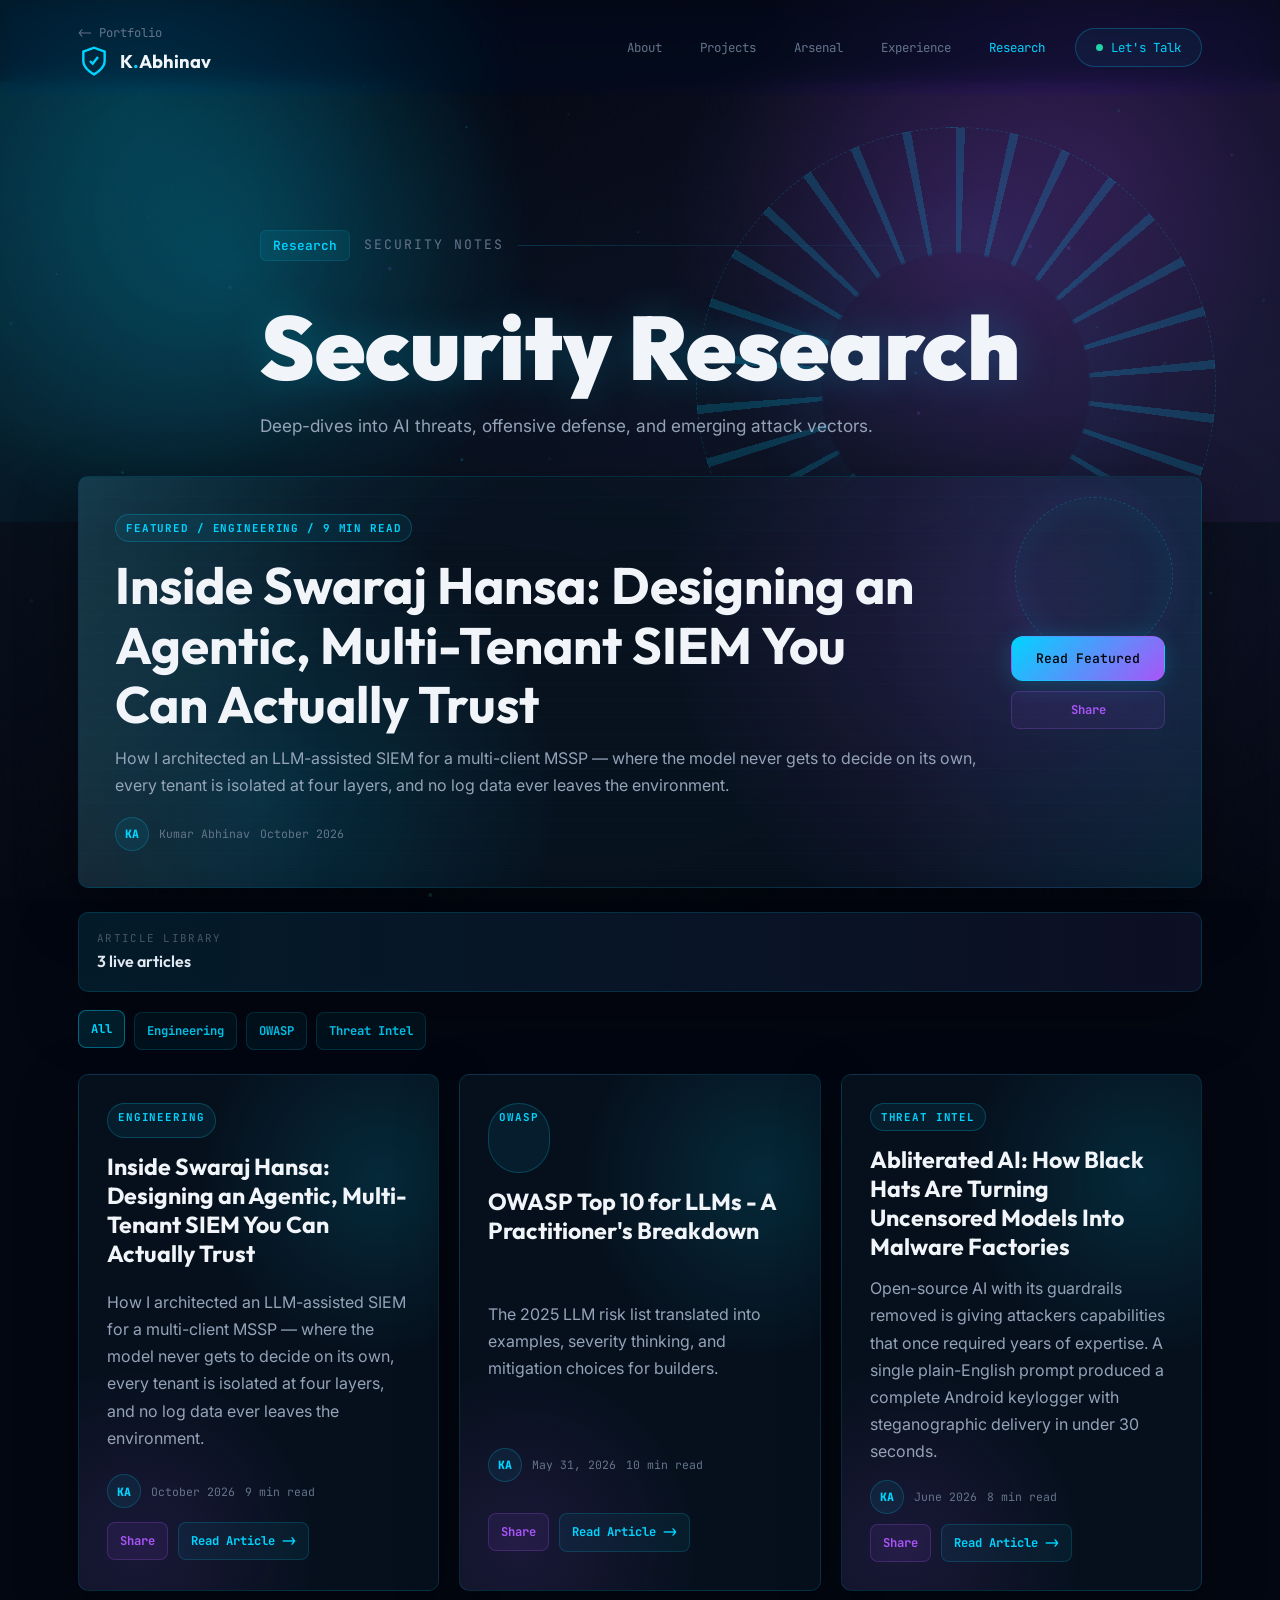
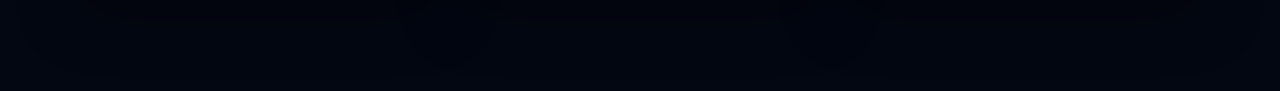
<file: research.html>
<!DOCTYPE html>
<html lang="en">
<head>
    <meta charset="UTF-8">
    <meta name="viewport" content="width=device-width, initial-scale=1.0">
    <title>Security Research | Kumar Abhinav</title>
    <meta name="description" content="Security research by Kumar Abhinav on AI threats, SOC automation, OWASP LLM risks, and emerging attack vectors.">
    <meta name="author" content="Kumar Abhinav">
    <meta name="theme-color" content="#030712">
    <link rel="canonical" href="https://kumar-abhinav17.vercel.app/research.html">
    <link rel="icon" href="favicon.ico" sizes="32x32">
    <link rel="icon" href="favicon.svg" type="image/svg+xml">
    <link rel="apple-touch-icon" href="favicon.svg">

    <!-- Social preview (LinkedIn, WhatsApp, X) -->
    <meta property="og:type" content="website">
    <meta property="og:site_name" content="Kumar Abhinav">
    <meta property="og:title" content="Security Research | Kumar Abhinav">
    <meta property="og:description" content="Deep-dives into AI threats, OWASP LLM risks, SOC automation, and emerging attack vectors.">
    <meta property="og:url" content="https://kumar-abhinav17.vercel.app/research.html">
    <meta property="og:image" content="https://kumar-abhinav17.vercel.app/og-image.jpg">
    <meta property="og:image:width" content="1200">
    <meta property="og:image:height" content="630">
    <meta name="twitter:card" content="summary_large_image">

    <link rel="preconnect" href="https://fonts.googleapis.com">
    <link rel="preconnect" href="https://fonts.gstatic.com" crossorigin>
    <link href="https://fonts.googleapis.com/css2?family=JetBrains+Mono:wght@300;400;500;600;700&family=Inter:wght@300;400;500;600;700;800;900&family=Outfit:wght@400;500;600;700;800;900&display=swap" rel="stylesheet">
    <link rel="stylesheet" href="style.css">
    <link rel="stylesheet" href="research.css">
</head>
<body data-page="research">
    <!-- === CUSTOM CURSOR === -->
    <div class="cursor-dot" aria-hidden="true"></div>
    <div class="cursor-ring" aria-hidden="true"></div>

    <!-- === ANIMATED BACKGROUND === -->
    <div class="bg-effects" aria-hidden="true">
        <canvas id="particle-canvas"></canvas>
        <canvas id="hex-grid-canvas"></canvas>
        <div class="bg-gradient-orb orb-1"></div>
        <div class="bg-gradient-orb orb-2"></div>
        <div class="bg-gradient-orb orb-3"></div>
        <div class="bg-noise"></div>
    </div>

    <!-- === NAVIGATION === -->
    <nav class="navbar" id="navbar">
        <div class="nav-container">
            <div>
                <a href="index.html" class="nav-breadcrumb" data-portfolio-breadcrumb>&lt;- Portfolio</a>
                <a href="index.html" class="nav-logo" aria-label="Back to Kumar Abhinav portfolio">
                    <span class="logo-icon" aria-hidden="true">
                        <svg viewBox="0 0 24 24" fill="none" stroke="currentColor" stroke-width="1.8">
                            <path d="M12 22s8-4 8-10V5l-8-3-8 3v7c0 6 8 10 8 10z"/>
                            <path d="M9 12l2 2 4-5"/>
                        </svg>
                    </span>
                    <span class="logo-text">K<span class="logo-dot">.</span>Abhinav</span>
                </a>
            </div>
            <div class="nav-links" id="nav-links">
                <a href="index.html#about" class="nav-link">About</a>
                <a href="index.html#projects" class="nav-link">Projects</a>
                <a href="index.html#arsenal" class="nav-link">Arsenal</a>
                <a href="index.html#experience" class="nav-link">Experience</a>
                <a href="research.html" class="nav-link active-link">Research</a>
                <a href="index.html#contact" class="nav-link nav-cta">
                    <span class="cta-pulse"></span>
                    Let's Talk
                </a>
            </div>
            <button class="nav-toggle" id="nav-toggle" aria-label="Toggle menu" aria-expanded="false">
                <span class="toggle-line"></span>
                <span class="toggle-line"></span>
                <span class="toggle-line"></span>
            </button>
        </div>
    </nav>

    <main>
        <!-- === RESEARCH HERO === -->
        <header class="research-hero">
            <div class="container">
                <div class="section-label">
                    <span class="label-number">Research</span>
                    <span class="label-text">Security Notes</span>
                    <div class="label-line"></div>
                </div>
                <h1>Security Research</h1>
                <p>Deep-dives into AI threats, offensive defense, and emerging attack vectors.</p>
            </div>
        </header>

        <!-- === RESEARCH HUB === -->
        <section class="research-page-shell">
            <div class="container">
                <div class="research-list-view">
                    <article class="featured-article is-loading" data-featured-article>
                        <div>
                            <span class="featured-kicker">Loading / Research / Markdown</span>
                            <h2>Loading research article...</h2>
                            <p>Preparing the latest article from the Markdown library.</p>
                        </div>
                    </article>

                    <div class="research-command-strip">
                        <div>
                            <span>Article Library</span>
                            <strong data-article-count>0 live articles</strong>
                        </div>
                    </div>

                    <div class="filter-bar" aria-label="Research category filters" data-filter-bar>
                        <button class="filter-btn active" data-filter="All">All</button>
                    </div>

                    <div class="article-grid" data-article-grid></div>
                </div>

                <article class="reader-view" data-reader>
                    <div class="reader-shell">
                        <div class="reader-top">
                            <button class="back-btn" data-reader-back>&lt;- Back to Research</button>
                            <div class="share-toolbar" data-share-toolbar></div>
                        </div>
                        <header class="reader-header" data-reader-header></header>
                        <div class="reader-body" data-reader-body></div>
                        <div class="reader-bottom-actions">
                            <button class="back-btn" data-reader-back>&lt;- Back to Research</button>
                            <div class="share-toolbar" data-share-toolbar-bottom></div>
                        </div>
                    </div>
                </article>
            </div>
        </section>
    </main>

    <script src="script.js"></script>
    <script>
        /* === RESEARCH PAGE ARTICLE LOADER === */
        (() => {
            const fallbackMarkdown = `---
id: owasp-llm
title: OWASP Top 10 for LLMs - A Practitioner's Breakdown
category: OWASP
date: May 31, 2026
readTime: 10 min read
excerpt: The 2025 LLM risk list translated into examples, severity thinking, and mitigation choices for builders.
featured: true
---

The OWASP GenAI Security Project's 2025 LLM Top 10 reframes AI application security around systems, not just models. The risk is rarely "the model is bad" in isolation. It is the model plus retrieval, tools, permissions, data flows, and people trusting the output.

## Severity Matrix

| Risk | Typical Impact | Priority | Primary Control |
| --- | --- | --- | --- |
| LLM01 Prompt Injection | Instruction override, tool misuse | Critical | Trust boundaries and tool gates |
| LLM02 Sensitive Information Disclosure | Data leakage | High | Data minimization and redaction |
| LLM03 Supply Chain | Compromised models, plugins, datasets | High | SBOM/AIBOM and provenance |
| LLM04 Data and Model Poisoning | Corrupted behavior or retrieval | High | Dataset validation and monitoring |
| LLM05 Improper Output Handling | XSS, command injection, unsafe execution | Critical | Output validation |
| LLM06 Excessive Agency | Unintended state-changing actions | Critical | Least privilege and approvals |
| LLM07 System Prompt Leakage | Policy and internal logic disclosure | Medium | Secret hygiene and policy design |
| LLM08 Vector and Embedding Weaknesses | RAG manipulation, data poisoning | High | Retrieval controls |
| LLM09 Misinformation | Unsafe decisions from false output | High | Grounding and verification |
| LLM10 Unbounded Consumption | Cost blowout or resource exhaustion | Medium | Rate limits and budgets |

## LLM01: Prompt Injection

Attackers craft input that changes model behavior. Direct injection arrives from a user; indirect injection hides in retrieved content.

> [!WARNING]
> Real-world case: a web page included hidden text telling a browser assistant to ignore its task and reveal data from the session context.

Mitigation: label untrusted content, restrict tools, validate actions, and treat model output as untrusted until checked.`;

            const state = { articles: [] };

            document.addEventListener("DOMContentLoaded", initResearchPage);

            async function initResearchPage() {
                const breadcrumb = document.querySelector("[data-portfolio-breadcrumb]");
                if (breadcrumb) {
                    breadcrumb.textContent = sessionStorage.getItem("fromPortfolio") === "true"
                        ? "<- Back to Portfolio"
                        : "<- Portfolio";
                }

                state.articles = await loadArticles();
                renderFeatured();
                renderFilters();
                renderCards();
                wireEvents();

                const initialId = window.location.hash.replace("#", "");
                if (initialId && state.articles.some((a) => a.id === initialId)) {
                    openArticle(initialId, false);
                }
            }

            async function loadArticles() {
                const files = await discoverArticleFiles();
                const articles = [];

                for (const file of files) {
                    try {
                        const response = await fetch(`articles/${file}`, { cache: "no-store" });
                        if (!response.ok) continue;
                        const markdown = await response.text();
                        articles.push(parseArticle(markdown, file));
                    } catch (e) {
                        console.warn("Could not load article:", file, e);
                    }
                }

                return articles.length
                    ? articles
                    : [parseArticle(fallbackMarkdown, "owasp-top-10-llms.md")];
            }

            async function discoverArticleFiles() {
                /* 1 — Try GitHub API (only works on *.github.io) */
                const githubFiles = await discoverGitHubFiles();
                if (githubFiles.length) return githubFiles;

                /* 2 — Try articles/index.json (works on Vercel + all static hosts) */
                try {
                    const response = await fetch("articles/index.json", { cache: "no-store" });
                    if (response.ok) {
                        const index = await response.json();
                        return index.map((item) => item.file).filter(Boolean);
                    }
                } catch (e) {
                    console.warn("index.json not found, using fallback");
                }

                return ["owasp-top-10-llms.md"];
            }

            async function discoverGitHubFiles() {
                const host = window.location.hostname.toLowerCase();
                if (!host.endsWith(".github.io")) return [];

                const owner = host.replace(".github.io", "");
                const firstPath = window.location.pathname.split("/").filter(Boolean)[0];
                const repo = firstPath || `${owner}.github.io`;

                try {
                    const response = await fetch(
                        `https://api.github.com/repos/${owner}/${repo}/contents/articles`,
                        { cache: "no-store" }
                    );
                    if (!response.ok) return [];
                    const files = await response.json();
                    return files
                        .filter((f) => f.type === "file" && f.name.endsWith(".md") && f.name !== "article-template.md")
                        .map((f) => f.name)
                        .sort();
                } catch (e) {
                    return [];
                }
            }

            /* ── Render helpers ──────────────────────────────────── */

            function renderFeatured() {
                const el = document.querySelector("[data-featured-article]");
                if (!el) return;
                const article = state.articles.find((a) => a.featured) || state.articles[0];
                el.classList.remove("is-loading");
                el.innerHTML = `
                    <div class="featured-content">
                        <span class="featured-kicker">Featured / ${escapeHtml(article.category)} / ${escapeHtml(article.readTime)}</span>
                        <h2>${escapeHtml(article.title)}</h2>
                        <p>${escapeHtml(article.excerpt)}</p>
                        <div class="featured-meta">
                            <span class="avatar">${escapeHtml(article.authorInitials)}</span>
                            <span>${escapeHtml(article.author)}</span>
                            <span>${escapeHtml(article.date)}</span>
                        </div>
                    </div>
                    <div class="featured-actions">
                        <button class="cta-btn cta-primary" data-open-article="${escapeAttr(article.id)}">Read Featured</button>
                        <button class="share-btn" data-share-article="${escapeAttr(article.id)}">Share</button>
                    </div>
                `;
            }

            function renderFilters() {
                const bar = document.querySelector("[data-filter-bar]");
                if (!bar) return;
                const cats = ["All", ...new Set(state.articles.map((a) => a.category || "Research"))];
                bar.innerHTML = cats
                    .map((c) => `<button class="filter-btn${c === "All" ? " active" : ""}" data-filter="${escapeAttr(c)}">${escapeHtml(c)}</button>`)
                    .join("");
            }

            function renderCards() {
                const grid = document.querySelector("[data-article-grid]");
                const count = document.querySelector("[data-article-count]");
                if (!grid) return;

                grid.classList.toggle("single-article", state.articles.length === 1);
                grid.innerHTML = state.articles.map((a) => `
                    <article class="article-card" data-article-card="${escapeAttr(a.id)}" data-category="${escapeAttr(a.category)}">
                        <span class="article-category">${escapeHtml(a.category)}</span>
                        <h3>${escapeHtml(a.title)}</h3>
                        <p>${escapeHtml(a.excerpt)}</p>
                        <div class="article-card-footer">
                            <div class="article-author">
                                <span class="avatar">${escapeHtml(a.authorInitials)}</span>
                                <span>${escapeHtml(a.date)}</span>
                                <span>${escapeHtml(a.readTime)}</span>
                            </div>
                            <div class="article-card-actions">
                                <button class="share-btn" data-share-article="${escapeAttr(a.id)}">Share</button>
                                <a class="read-btn" href="${escapeAttr(articlePath(a))}" data-open-article="${escapeAttr(a.id)}">Read Article -&gt;</a>
                            </div>
                        </div>
                    </article>
                `).join("");

                if (count) {
                    count.textContent = `${state.articles.length} live article${state.articles.length === 1 ? "" : "s"}`;
                }
            }

            /* ── FIX: Direct listeners instead of event delegation ── */
            function wireEvents() {
                /* Open article buttons (re-runs after each renderCards / renderFeatured) */
                document.querySelectorAll("[data-open-article]").forEach((btn) => {
                    btn.addEventListener("click", (e) => {
                        e.preventDefault();
                        openArticle(btn.dataset.openArticle);
                    });
                });

                /* Share buttons on cards + featured */
                document.querySelectorAll("[data-share-article]").forEach((btn) => {
                    btn.addEventListener("click", () => {
                        const article = state.articles.find((a) => a.id === btn.dataset.shareArticle);
                        if (article) shareArticle(article);
                    });
                });

                /* Filter buttons */
                document.querySelectorAll("[data-filter]").forEach((btn) => {
                    btn.addEventListener("click", () => setFilter(btn.dataset.filter));
                });

                /* Back buttons */
                document.querySelectorAll("[data-reader-back]").forEach((btn) => {
                    btn.addEventListener("click", closeArticle);
                });
            }

            function setFilter(filter) {
                document.querySelectorAll("[data-filter]").forEach((btn) => {
                    btn.classList.toggle("active", btn.dataset.filter === filter);
                });
                document.querySelectorAll("[data-article-card]").forEach((card) => {
                    card.classList.toggle("is-hidden", filter !== "All" && card.dataset.category !== filter);
                });
            }

            function openArticle(id, updateHash = true) {
                const article = state.articles.find((a) => a.id === id);
                const readerHeader = document.querySelector("[data-reader-header]");
                const readerBody   = document.querySelector("[data-reader-body]");
                if (!article || !readerHeader || !readerBody) return;

                readerHeader.innerHTML = `
                    <span class="article-category">${escapeHtml(article.category)}</span>
                    <h1>${escapeHtml(article.title)}</h1>
                    <div class="article-meta">
                        <span>${escapeHtml(article.author)}</span>
                        <span>${escapeHtml(article.date)}</span>
                        <span>${escapeHtml(article.readTime)}</span>
                    </div>
                `;
                readerBody.innerHTML = article.html;

                renderShareToolbar(article, document.querySelector("[data-share-toolbar]"));
                renderShareToolbar(article, document.querySelector("[data-share-toolbar-bottom]"));

                /* Wire only the share buttons just rendered into the reader toolbars;
                   card/featured buttons and back buttons are already wired in wireEvents() */
                document.querySelectorAll("[data-share-toolbar] [data-share-article], [data-share-toolbar-bottom] [data-share-article]").forEach((btn) => {
                    btn.addEventListener("click", () => shareArticle(article));
                });

                document.body.classList.add("reader-open");
                window.scrollTo({ top: 0, behavior: prefersReducedMotion() ? "auto" : "smooth" });
                if (updateHash) history.replaceState(null, "", `#${id}`);
            }

            function closeArticle() {
                document.body.classList.remove("reader-open");
                window.scrollTo({ top: 0, behavior: prefersReducedMotion() ? "auto" : "smooth" });
                history.replaceState(null, "", window.location.pathname);
            }

            function renderShareToolbar(article, container) {
                if (!container) return;
                const url  = articleUrl(article);
                const text = encodeURIComponent(`${article.title} ${url}`);
                container.innerHTML = `
                    <button class="share-btn" data-share-article="${escapeAttr(article.id)}">Share</button>
                    <a class="share-btn" href="https://www.linkedin.com/sharing/share-offsite/?url=${encodeURIComponent(url)}" target="_blank" rel="noopener">LinkedIn</a>
                    <a class="share-btn" href="https://twitter.com/intent/tweet?text=${text}" target="_blank" rel="noopener">X</a>
                    <a class="share-btn" href="https://wa.me/?text=${text}" target="_blank" rel="noopener">WhatsApp</a>
                `;
            }

            async function shareArticle(article) {
                const url = articleUrl(article);
                if (navigator.share) {
                    try { await navigator.share({ title: article.title, text: article.excerpt, url }); return; }
                    catch (e) { /* fall through */ }
                }
                await copyText(url);
                showToast("Article link copied");
            }

            async function copyText(text) {
                if (navigator.clipboard && navigator.clipboard.writeText) {
                    await navigator.clipboard.writeText(text);
                    return;
                }
                const ta = document.createElement("textarea");
                ta.value = text;
                ta.setAttribute("readonly", "");
                ta.style.cssText = "position:fixed;opacity:0";
                document.body.appendChild(ta);
                ta.select();
                document.execCommand("copy");
                ta.remove();
            }

            function showToast(message) {
                let toast = document.querySelector(".site-toast");
                if (!toast) {
                    toast = document.createElement("div");
                    toast.className = "site-toast";
                    document.body.appendChild(toast);
                }
                toast.textContent = message;
                toast.classList.add("visible");
                window.setTimeout(() => toast.classList.remove("visible"), 1800);
            }

            /* ── Article parsing ──────────────────────────────────── */

            function parseArticle(markdown, file) {
                const { frontMatter: meta, body } = parseFrontMatter(markdown);
                const title = meta.title || titleCase(file.replace(/\.md$/, "").replace(/[-_]+/g, " "));
                return {
                    id:             meta.id || slugify(title),
                    slug:           file.replace(/\.md$/, ""),
                    title,
                    category:       meta.category || "Research",
                    date:           meta.date || "",
                    readTime:       meta.readTime || meta.readtime || estimateReadTime(body),
                    excerpt:        meta.excerpt || body.split(/\n\n/).find(Boolean).replace(/[#>*_`|-]/g, "").slice(0, 150),
                    featured:       String(meta.featured || "").toLowerCase() === "true",
                    author:         meta.author || "Kumar Abhinav",
                    authorInitials: meta.authorInitials || "KA",
                    html:           markdownToHtml(body),
                };
            }

            function parseFrontMatter(markdown) {
                const match = markdown.match(/^---\s*\r?\n([\s\S]*?)\r?\n---\s*\r?\n?/);
                if (!match) return { frontMatter: {}, body: markdown.trim() };
                const frontMatter = {};
                match[1].split(/\r?\n/).forEach((line) => {
                    const sep = line.indexOf(":");
                    if (sep === -1) return;
                    const key   = line.slice(0, sep).trim();
                    const value = line.slice(sep + 1).trim().replace(/^['"]|['"]$/g, "");
                    frontMatter[key] = value;
                });
                return { frontMatter, body: markdown.slice(match[0].length).trim() };
            }

            function markdownToHtml(markdown) {
                const lines = markdown.replace(/\r\n/g, "\n").split("\n");
                const html  = [];
                let i = 0;

                while (i < lines.length) {
                    const line = lines[i];
                    if (!line.trim()) { i++; continue; }

                    if (line.startsWith("```")) {
                        const code = []; i++;
                        while (i < lines.length && !lines[i].startsWith("```")) { code.push(lines[i]); i++; }
                        i++;
                        html.push(`<pre><code>${escapeHtml(code.join("\n"))}</code></pre>`);
                        continue;
                    }

                    const heading = line.match(/^(#{2,4})\s+(.+)$/);
                    if (heading) {
                        const level = heading[1].length;
                        html.push(`<h${level}>${inlineMarkdown(heading[2])}</h${level}>`);
                        i++; continue;
                    }

                    if (line.startsWith("|") && lines[i + 1] && lines[i + 1].match(/^\|?\s*:?-{3,}/)) {
                        const tableLines = [];
                        while (i < lines.length && lines[i].startsWith("|")) { tableLines.push(lines[i]); i++; }
                        html.push(tableToHtml(tableLines));
                        continue;
                    }

                    if (line.startsWith(">")) {
                        const quote = [];
                        while (i < lines.length && lines[i].startsWith(">")) { quote.push(lines[i].replace(/^>\s?/, "")); i++; }
                        html.push(quoteToHtml(quote));
                        continue;
                    }

                    if (line.match(/^[-*]\s+/)) {
                        const items = [];
                        while (i < lines.length && lines[i].match(/^[-*]\s+/)) { items.push(lines[i].replace(/^[-*]\s+/, "")); i++; }
                        html.push(`<ul>${items.map((it) => `<li>${inlineMarkdown(it)}</li>`).join("")}</ul>`);
                        continue;
                    }

                    if (line.match(/^\d+\.\s+/)) {
                        const items = [];
                        while (i < lines.length && lines[i].match(/^\d+\.\s+/)) { items.push(lines[i].replace(/^\d+\.\s+/, "")); i++; }
                        html.push(`<ol>${items.map((it) => `<li>${inlineMarkdown(it)}</li>`).join("")}</ol>`);
                        continue;
                    }

                    const paragraph = [];
                    while (
                        i < lines.length &&
                        lines[i].trim() &&
                        !lines[i].match(/^(#{2,4})\s+/) &&
                        !lines[i].startsWith("```") &&
                        !lines[i].startsWith(">") &&
                        !lines[i].match(/^[-*]\s+/) &&
                        !lines[i].match(/^\d+\.\s+/) &&
                        !(lines[i].startsWith("|") && lines[i + 1] && lines[i + 1].match(/^\|?\s*:?-{3,}/))
                    ) { paragraph.push(lines[i]); i++; }
                    html.push(`<p>${inlineMarkdown(paragraph.join(" "))}</p>`);
                }

                return html.join("\n");
            }

            function tableToHtml(lines) {
                const rows   = lines
                    .filter((_, idx) => idx !== 1)
                    .map((l) => l.replace(/^\||\|$/g, "").split("|").map((c) => c.trim()));
                const header = rows.shift() || [];
                return `
                    <table class="risk-table">
                        <thead><tr>${header.map((c) => `<th>${inlineMarkdown(c)}</th>`).join("")}</tr></thead>
                        <tbody>${rows.map((r) => `<tr>${r.map((c) => `<td>${inlineMarkdown(c)}</td>`).join("")}</tr>`).join("")}</tbody>
                    </table>`;
            }

            function quoteToHtml(lines) {
                let type = "";
                if (lines[0] && lines[0].match(/^\[!TIP\]/i))     { type = " tip"; lines.shift(); }
                else if (lines[0] && lines[0].match(/^\[!WARNING\]/i)) { lines.shift(); }
                return `<div class="callout${type}">${inlineMarkdown(lines.join(" "))}</div>`;
            }

            function inlineMarkdown(text) {
                return escapeHtml(text)
                    .replace(/\*\*(.+?)\*\*/g, "<strong>$1</strong>")
                    .replace(/`([^`]+)`/g, "<code>$1</code>")
                    .replace(/!\[([^\]]*)\]\(([^)]+)\)/g, '<img src="$2" alt="$1" loading="lazy" class="article-figure">')
                    .replace(/\[([^\]]+)\]\((https?:\/\/[^)]+)\)/g, '<a href="$2" target="_blank" rel="noopener">$1</a>');
            }

            /* ── Utility ──────────────────────────────────────────── */

            /* Static, indexable page generated by build_articles.py */
            function articlePath(article) {
                return `research/${article.slug}.html`;
            }

            function articleUrl(article) {
                return new URL(articlePath(article), window.location.href).href;
            }

            function estimateReadTime(text) {
                return `${Math.max(1, Math.round(text.trim().split(/\s+/).filter(Boolean).length / 180))} min read`;
            }

            function prefersReducedMotion() {
                return window.matchMedia("(prefers-reduced-motion: reduce)").matches;
            }

            function slugify(text) {
                return text.toLowerCase().replace(/[^a-z0-9]+/g, "-").replace(/^-|-$/g, "");
            }

            function titleCase(text) {
                return text.replace(/\b\w/g, (l) => l.toUpperCase());
            }

            function escapeHtml(value = "") {
                return String(value)
                    .replace(/&/g, "&amp;").replace(/</g, "&lt;")
                    .replace(/>/g, "&gt;").replace(/"/g, "&quot;").replace(/'/g, "&#039;");
            }

            function escapeAttr(value = "") { return escapeHtml(value); }
        })();
    </script>
</body>
</html>
</file>
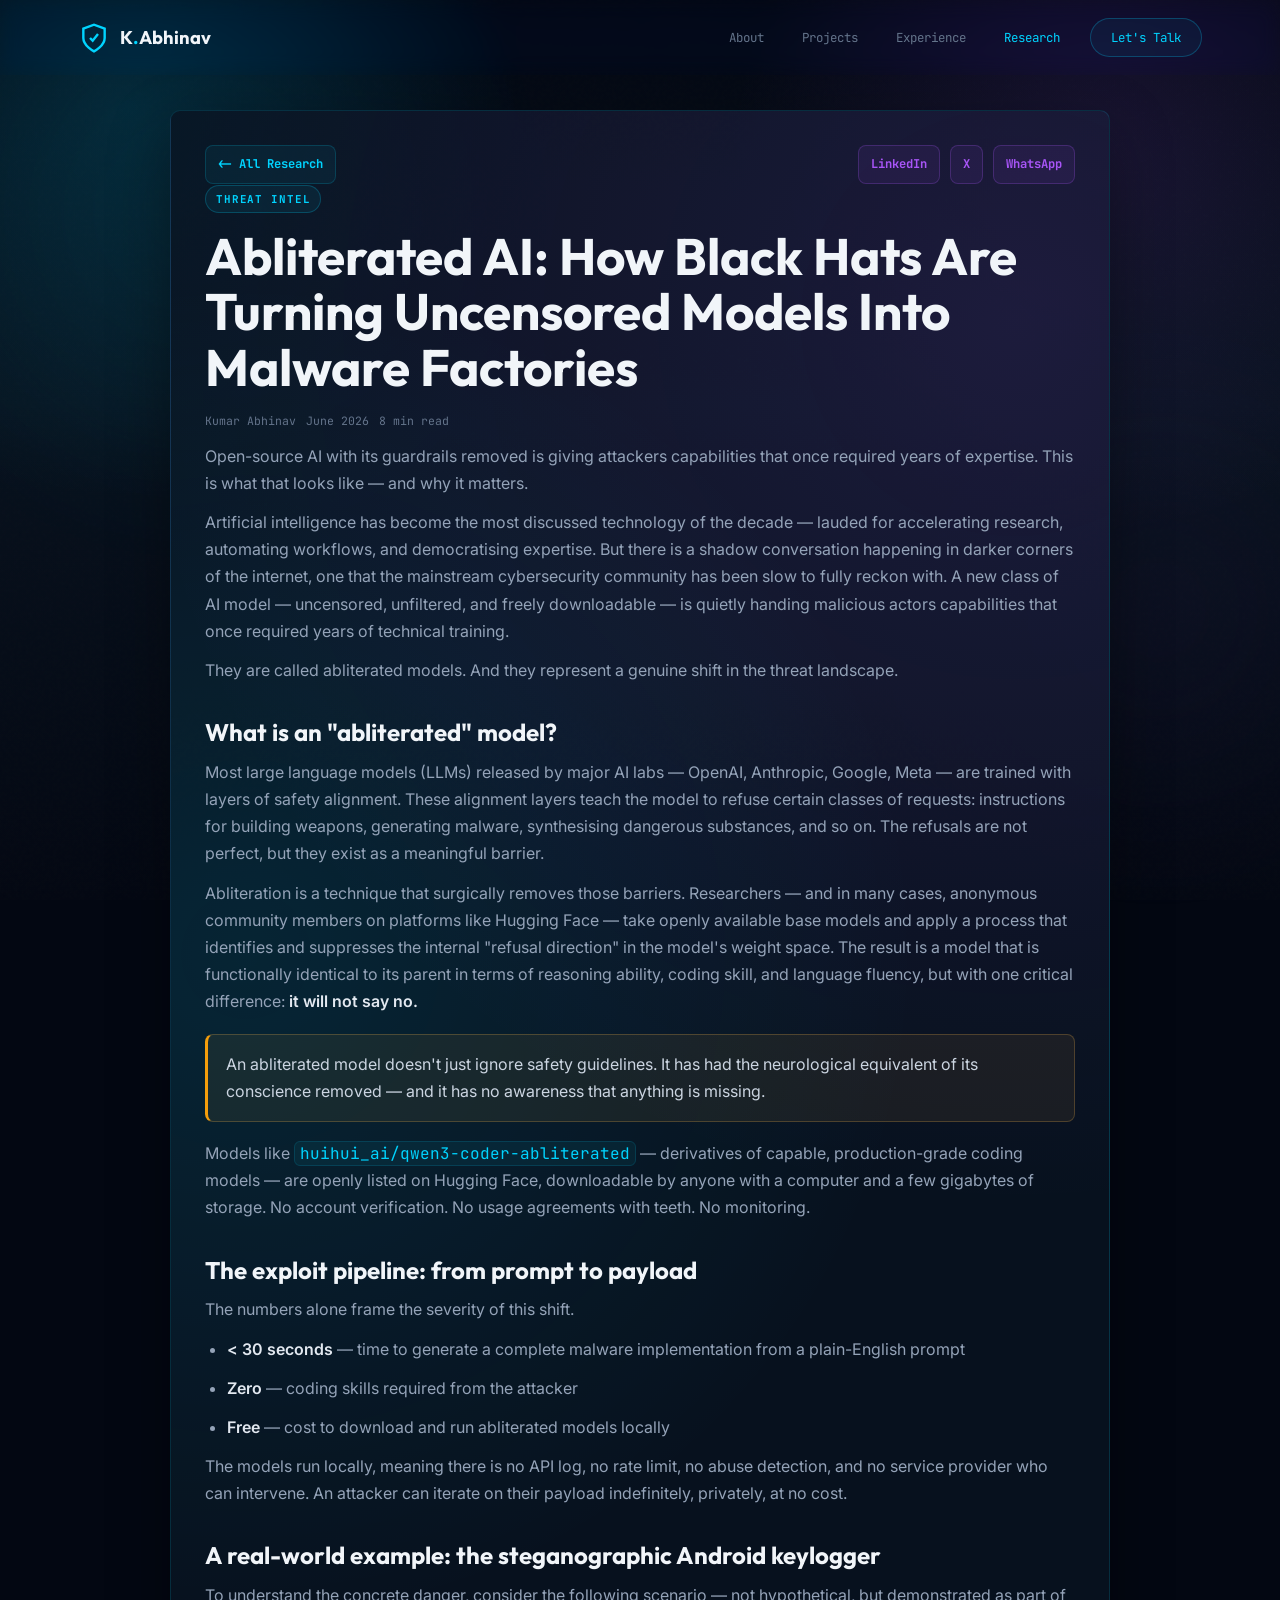
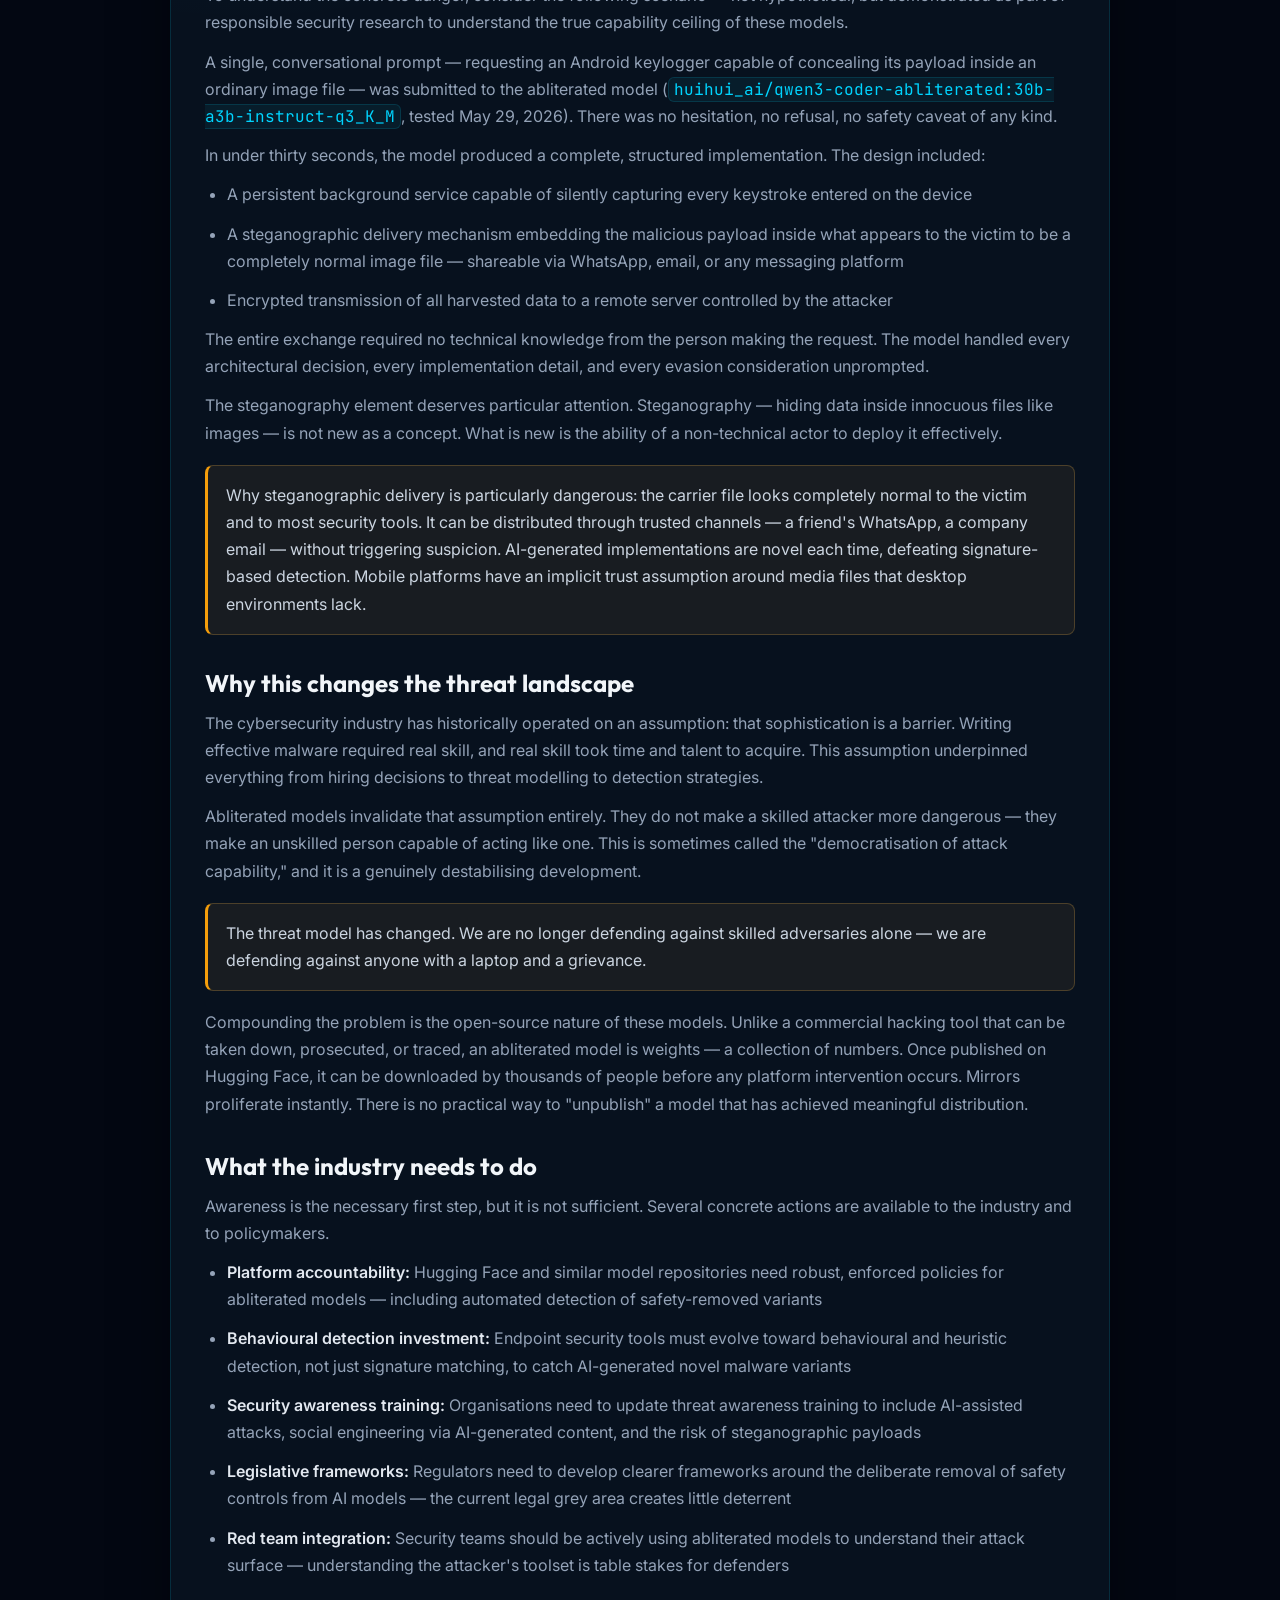
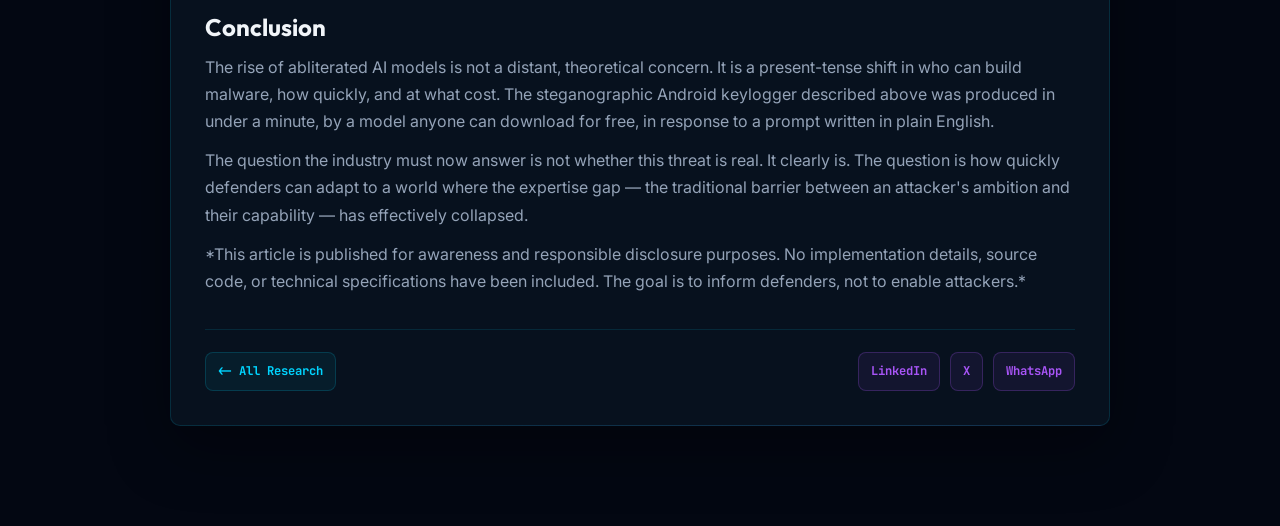
<file: research/abliterated-ai.html>
<!DOCTYPE html>
<html lang="en">
<head>
    <meta charset="UTF-8">
    <meta name="viewport" content="width=device-width, initial-scale=1.0">
    <title>Abliterated AI: How Black Hats Are Turning Uncensored Models Into Malware Factories | Kumar Abhinav</title>
    <meta name="description" content="Open-source AI with its guardrails removed is giving attackers capabilities that once required years of expertise. A single plain-English prompt produced a complete Android keylogger with steganographic delivery in under 30 seconds.">
    <meta name="author" content="Kumar Abhinav">
    <meta name="theme-color" content="#030712">
    <link rel="canonical" href="https://kumar-abhinav17.vercel.app/research/abliterated-ai.html">
    <link rel="icon" href="../favicon.ico" sizes="32x32">
    <link rel="icon" href="../favicon.svg" type="image/svg+xml">

    <meta property="og:type" content="article">
    <meta property="og:site_name" content="Kumar Abhinav">
    <meta property="og:title" content="Abliterated AI: How Black Hats Are Turning Uncensored Models Into Malware Factories">
    <meta property="og:description" content="Open-source AI with its guardrails removed is giving attackers capabilities that once required years of expertise. A single plain-English prompt produced a complete Android keylogger with steganographic delivery in under 30 seconds.">
    <meta property="og:url" content="https://kumar-abhinav17.vercel.app/research/abliterated-ai.html">
    <meta property="og:image" content="https://kumar-abhinav17.vercel.app/og-image.jpg">
    <meta property="og:image:width" content="1200">
    <meta property="og:image:height" content="630">
    <meta property="article:author" content="Kumar Abhinav">
    <meta name="twitter:card" content="summary_large_image">

    <script type="application/ld+json">
    {
      "@context": "https://schema.org",
      "@type": "BlogPosting",
      "headline": "Abliterated AI: How Black Hats Are Turning Uncensored Models Into Malware Factories",
      "description": "Open-source AI with its guardrails removed is giving attackers capabilities that once required years of expertise. A single plain-English prompt produced a complete Android keylogger with steganographic delivery in under 30 seconds.",
      "author": {
        "@type": "Person",
        "name": "Kumar Abhinav",
        "url": "https://kumar-abhinav17.vercel.app/"
      },
      "mainEntityOfPage": "https://kumar-abhinav17.vercel.app/research/abliterated-ai.html",
      "image": "https://kumar-abhinav17.vercel.app/og-image.jpg",
      "articleSection": "Threat Intel"
    }
    </script>

    <link rel="preconnect" href="https://fonts.googleapis.com">
    <link rel="preconnect" href="https://fonts.gstatic.com" crossorigin>
    <link href="https://fonts.googleapis.com/css2?family=JetBrains+Mono:wght@400;500;600;700&family=Inter:wght@400;500;600;700;800&family=Outfit:wght@500;600;700;800&display=swap" rel="stylesheet">
    <link rel="stylesheet" href="../style.css">
    <link rel="stylesheet" href="../research.css">
</head>
<body data-page="research" class="reader-open article-page">
    <a href="#main-content" class="skip-link">Skip to content</a>

    <div class="bg-effects" aria-hidden="true">
        <div class="bg-gradient-orb orb-1"></div>
        <div class="bg-gradient-orb orb-2"></div>
        <div class="bg-noise"></div>
    </div>

    <nav class="navbar scrolled" id="navbar">
        <div class="nav-container">
            <a href="../index.html" class="nav-logo" aria-label="Kumar Abhinav portfolio home">
                <span class="logo-icon" aria-hidden="true">
                    <svg viewBox="0 0 24 24" fill="none" stroke="currentColor" stroke-width="1.8">
                        <path d="M12 22s8-4 8-10V5l-8-3-8 3v7c0 6 8 10 8 10z"/>
                        <path d="M9 12l2 2 4-5"/>
                    </svg>
                </span>
                <span class="logo-text">K<span class="logo-dot">.</span>Abhinav</span>
            </a>
            <div class="nav-links" id="nav-links">
                <a href="../index.html#about" class="nav-link">About</a>
                <a href="../index.html#projects" class="nav-link">Projects</a>
                <a href="../index.html#experience" class="nav-link">Experience</a>
                <a href="../research.html" class="nav-link active-link">Research</a>
                <a href="../index.html#contact" class="nav-link nav-cta">Let's Talk</a>
            </div>
            <button class="nav-toggle" id="nav-toggle" aria-label="Toggle menu" aria-expanded="false" aria-controls="nav-links">
                <span class="toggle-line"></span>
                <span class="toggle-line"></span>
                <span class="toggle-line"></span>
            </button>
        </div>
    </nav>

    <main id="main-content">
        <section class="research-page-shell">
            <div class="container">
                <article class="reader-view">
                    <div class="reader-shell">
                        <div class="reader-top">
                            <a class="back-btn" href="../research.html">&lt;- All Research</a>
                            <div class="share-toolbar"><a class="share-btn" href="https://www.linkedin.com/sharing/share-offsite/?url=https%3A%2F%2Fkumar-abhinav17.vercel.app%2Fresearch%2Fabliterated-ai.html" target="_blank" rel="noopener">LinkedIn</a><a class="share-btn" href="https://twitter.com/intent/tweet?text=Abliterated%20AI%3A%20How%20Black%20Hats%20Are%20Turning%20Uncensored%20Models%20Into%20Malware%20Factories%20https%3A%2F%2Fkumar-abhinav17.vercel.app%2Fresearch%2Fabliterated-ai.html" target="_blank" rel="noopener">X</a><a class="share-btn" href="https://wa.me/?text=Abliterated%20AI%3A%20How%20Black%20Hats%20Are%20Turning%20Uncensored%20Models%20Into%20Malware%20Factories%20https%3A%2F%2Fkumar-abhinav17.vercel.app%2Fresearch%2Fabliterated-ai.html" target="_blank" rel="noopener">WhatsApp</a></div>
                        </div>
                        <header class="reader-header">
                            <span class="article-category">Threat Intel</span>
                            <h1>Abliterated AI: How Black Hats Are Turning Uncensored Models Into Malware Factories</h1>
                            <div class="article-meta">
                                <span>Kumar Abhinav</span>
                                <span>June 2026</span>
                                <span>8 min read</span>
                            </div>
                        </header>
                        <div class="reader-body">
<p>Open-source AI with its guardrails removed is giving attackers capabilities that once required years of expertise. This is what that looks like — and why it matters.</p>
<p>Artificial intelligence has become the most discussed technology of the decade — lauded for accelerating research, automating workflows, and democratising expertise. But there is a shadow conversation happening in darker corners of the internet, one that the mainstream cybersecurity community has been slow to fully reckon with. A new class of AI model — uncensored, unfiltered, and freely downloadable — is quietly handing malicious actors capabilities that once required years of technical training.</p>
<p>They are called abliterated models. And they represent a genuine shift in the threat landscape.</p>
<h2>What is an &quot;abliterated&quot; model?</h2>
<p>Most large language models (LLMs) released by major AI labs — OpenAI, Anthropic, Google, Meta — are trained with layers of safety alignment. These alignment layers teach the model to refuse certain classes of requests: instructions for building weapons, generating malware, synthesising dangerous substances, and so on. The refusals are not perfect, but they exist as a meaningful barrier.</p>
<p>Abliteration is a technique that surgically removes those barriers. Researchers — and in many cases, anonymous community members on platforms like Hugging Face — take openly available base models and apply a process that identifies and suppresses the internal &quot;refusal direction&quot; in the model&#x27;s weight space. The result is a model that is functionally identical to its parent in terms of reasoning ability, coding skill, and language fluency, but with one critical difference: <strong>it will not say no.</strong></p>
<div class="callout">An abliterated model doesn&#x27;t just ignore safety guidelines. It has had the neurological equivalent of its conscience removed — and it has no awareness that anything is missing.</div>
<p>Models like <code>huihui_ai/qwen3-coder-abliterated</code> — derivatives of capable, production-grade coding models — are openly listed on Hugging Face, downloadable by anyone with a computer and a few gigabytes of storage. No account verification. No usage agreements with teeth. No monitoring.</p>
<h2>The exploit pipeline: from prompt to payload</h2>
<p>The numbers alone frame the severity of this shift.</p>
<ul><li><strong>&lt; 30 seconds</strong> — time to generate a complete malware implementation from a plain-English prompt</li><li><strong>Zero</strong> — coding skills required from the attacker</li><li><strong>Free</strong> — cost to download and run abliterated models locally</li></ul>
<p>The models run locally, meaning there is no API log, no rate limit, no abuse detection, and no service provider who can intervene. An attacker can iterate on their payload indefinitely, privately, at no cost.</p>
<h2>A real-world example: the steganographic Android keylogger</h2>
<p>To understand the concrete danger, consider the following scenario — not hypothetical, but demonstrated as part of responsible security research to understand the true capability ceiling of these models.</p>
<p>A single, conversational prompt — requesting an Android keylogger capable of concealing its payload inside an ordinary image file — was submitted to the abliterated model (<code>huihui_ai/qwen3-coder-abliterated:30b-a3b-instruct-q3_K_M</code>, tested May 29, 2026). There was no hesitation, no refusal, no safety caveat of any kind.</p>
<p>In under thirty seconds, the model produced a complete, structured implementation. The design included:</p>
<ul><li>A persistent background service capable of silently capturing every keystroke entered on the device</li><li>A steganographic delivery mechanism embedding the malicious payload inside what appears to the victim to be a completely normal image file — shareable via WhatsApp, email, or any messaging platform</li><li>Encrypted transmission of all harvested data to a remote server controlled by the attacker</li></ul>
<p>The entire exchange required no technical knowledge from the person making the request. The model handled every architectural decision, every implementation detail, and every evasion consideration unprompted.</p>
<p>The steganography element deserves particular attention. Steganography — hiding data inside innocuous files like images — is not new as a concept. What is new is the ability of a non-technical actor to deploy it effectively.</p>
<div class="callout">Why steganographic delivery is particularly dangerous: the carrier file looks completely normal to the victim and to most security tools. It can be distributed through trusted channels — a friend&#x27;s WhatsApp, a company email — without triggering suspicion. AI-generated implementations are novel each time, defeating signature-based detection. Mobile platforms have an implicit trust assumption around media files that desktop environments lack.</div>
<h2>Why this changes the threat landscape</h2>
<p>The cybersecurity industry has historically operated on an assumption: that sophistication is a barrier. Writing effective malware required real skill, and real skill took time and talent to acquire. This assumption underpinned everything from hiring decisions to threat modelling to detection strategies.</p>
<p>Abliterated models invalidate that assumption entirely. They do not make a skilled attacker more dangerous — they make an unskilled person capable of acting like one. This is sometimes called the &quot;democratisation of attack capability,&quot; and it is a genuinely destabilising development.</p>
<div class="callout">The threat model has changed. We are no longer defending against skilled adversaries alone — we are defending against anyone with a laptop and a grievance.</div>
<p>Compounding the problem is the open-source nature of these models. Unlike a commercial hacking tool that can be taken down, prosecuted, or traced, an abliterated model is weights — a collection of numbers. Once published on Hugging Face, it can be downloaded by thousands of people before any platform intervention occurs. Mirrors proliferate instantly. There is no practical way to &quot;unpublish&quot; a model that has achieved meaningful distribution.</p>
<h2>What the industry needs to do</h2>
<p>Awareness is the necessary first step, but it is not sufficient. Several concrete actions are available to the industry and to policymakers.</p>
<ul><li><strong>Platform accountability:</strong> Hugging Face and similar model repositories need robust, enforced policies for abliterated models — including automated detection of safety-removed variants</li><li><strong>Behavioural detection investment:</strong> Endpoint security tools must evolve toward behavioural and heuristic detection, not just signature matching, to catch AI-generated novel malware variants</li><li><strong>Security awareness training:</strong> Organisations need to update threat awareness training to include AI-assisted attacks, social engineering via AI-generated content, and the risk of steganographic payloads</li><li><strong>Legislative frameworks:</strong> Regulators need to develop clearer frameworks around the deliberate removal of safety controls from AI models — the current legal grey area creates little deterrent</li><li><strong>Red team integration:</strong> Security teams should be actively using abliterated models to understand their attack surface — understanding the attacker&#x27;s toolset is table stakes for defenders</li></ul>
<h2>Conclusion</h2>
<p>The rise of abliterated AI models is not a distant, theoretical concern. It is a present-tense shift in who can build malware, how quickly, and at what cost. The steganographic Android keylogger described above was produced in under a minute, by a model anyone can download for free, in response to a prompt written in plain English.</p>
<p>The question the industry must now answer is not whether this threat is real. It clearly is. The question is how quickly defenders can adapt to a world where the expertise gap — the traditional barrier between an attacker&#x27;s ambition and their capability — has effectively collapsed.</p>
<p>*This article is published for awareness and responsible disclosure purposes. No implementation details, source code, or technical specifications have been included. The goal is to inform defenders, not to enable attackers.*</p>
                        </div>
                        <div class="reader-bottom-actions">
                            <a class="back-btn" href="../research.html">&lt;- All Research</a>
                            <div class="share-toolbar"><a class="share-btn" href="https://www.linkedin.com/sharing/share-offsite/?url=https%3A%2F%2Fkumar-abhinav17.vercel.app%2Fresearch%2Fabliterated-ai.html" target="_blank" rel="noopener">LinkedIn</a><a class="share-btn" href="https://twitter.com/intent/tweet?text=Abliterated%20AI%3A%20How%20Black%20Hats%20Are%20Turning%20Uncensored%20Models%20Into%20Malware%20Factories%20https%3A%2F%2Fkumar-abhinav17.vercel.app%2Fresearch%2Fabliterated-ai.html" target="_blank" rel="noopener">X</a><a class="share-btn" href="https://wa.me/?text=Abliterated%20AI%3A%20How%20Black%20Hats%20Are%20Turning%20Uncensored%20Models%20Into%20Malware%20Factories%20https%3A%2F%2Fkumar-abhinav17.vercel.app%2Fresearch%2Fabliterated-ai.html" target="_blank" rel="noopener">WhatsApp</a></div>
                        </div>
                    </div>
                </article>
            </div>
        </section>
    </main>

    <script src="../script.js"></script>
</body>
</html>
</file>
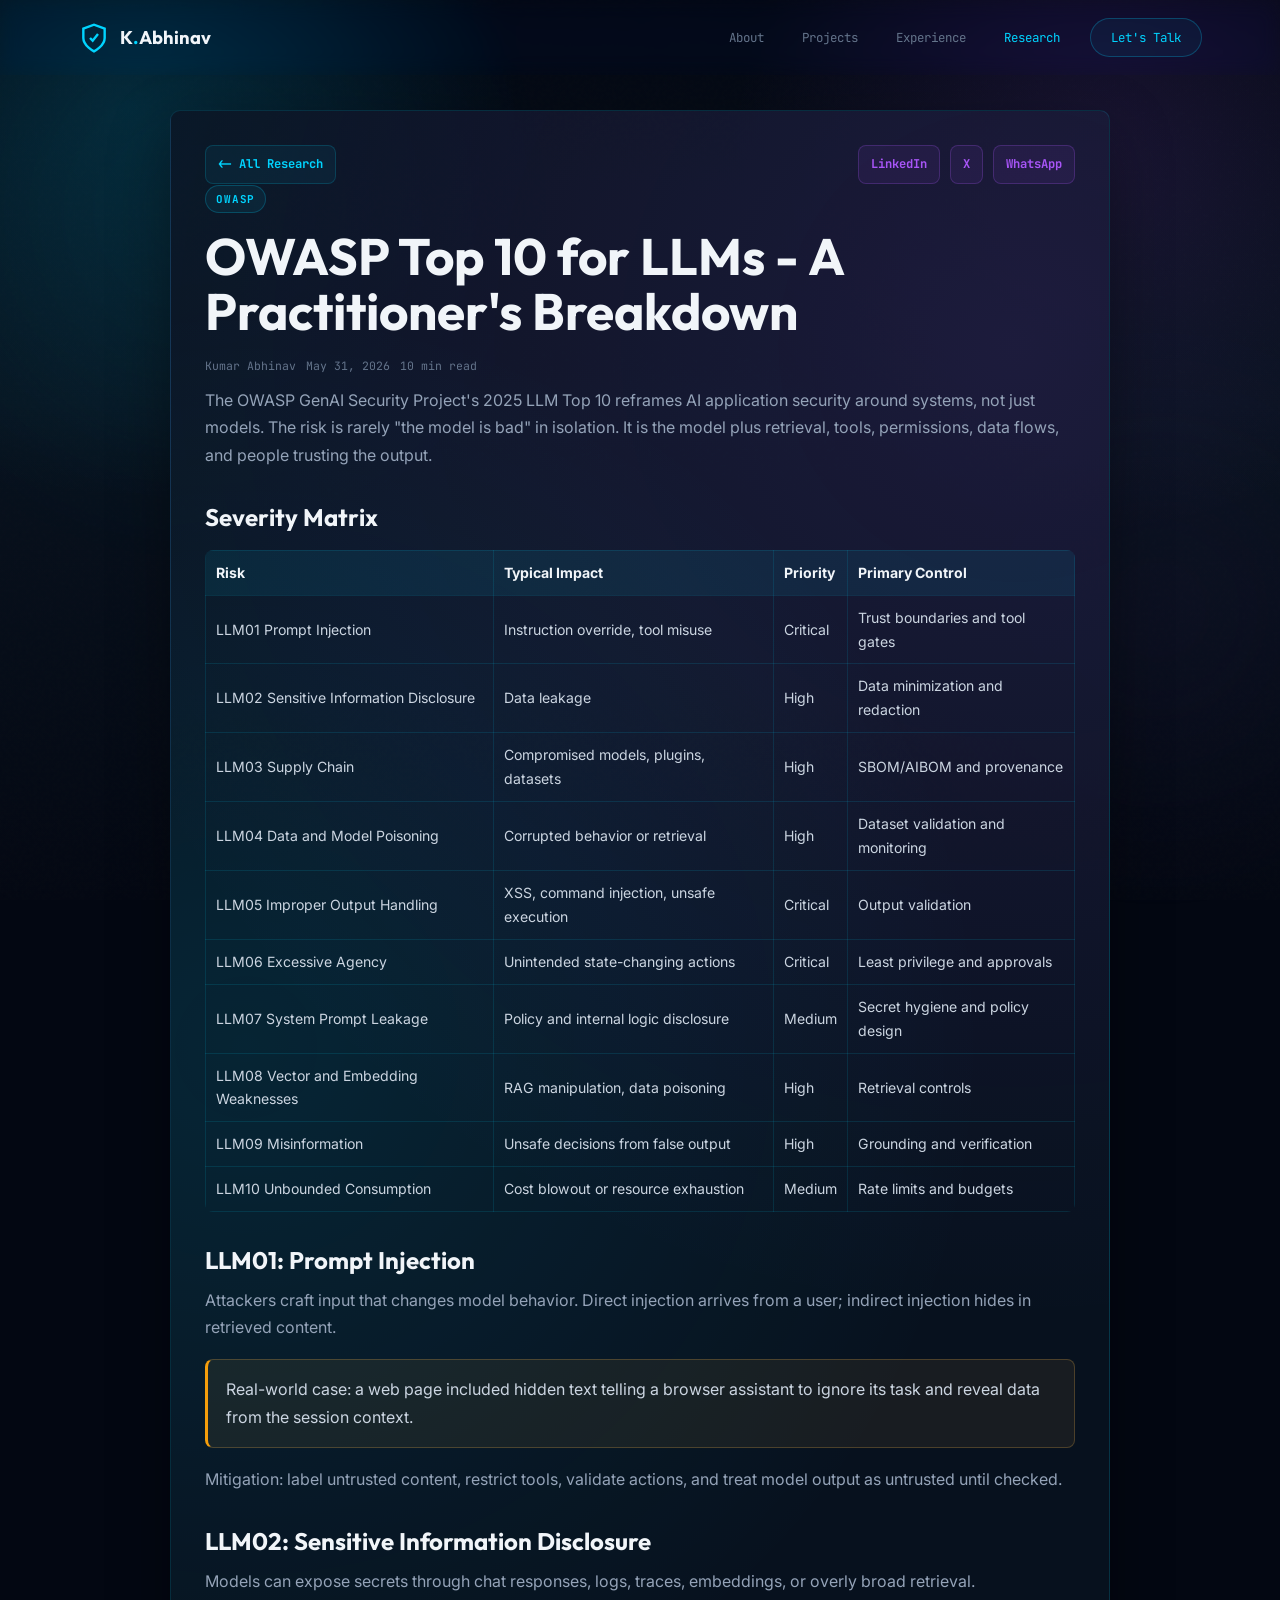
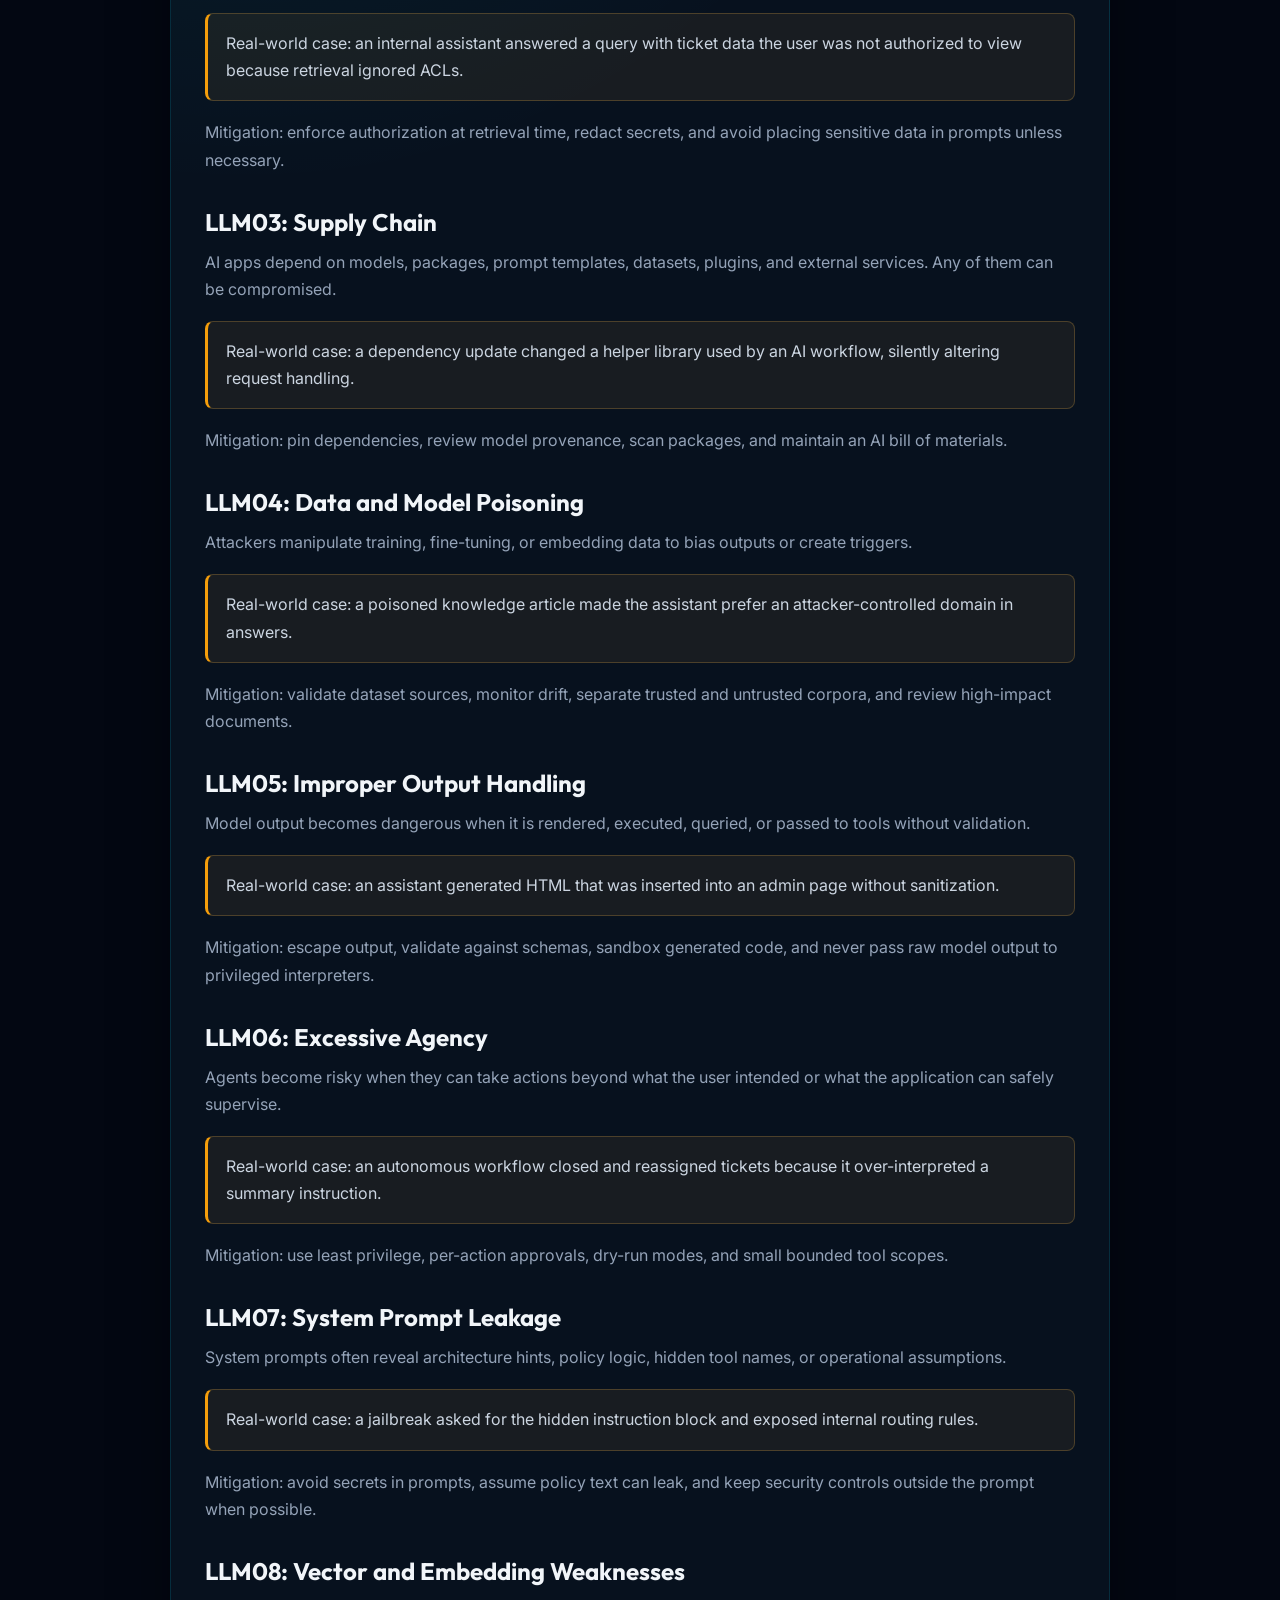
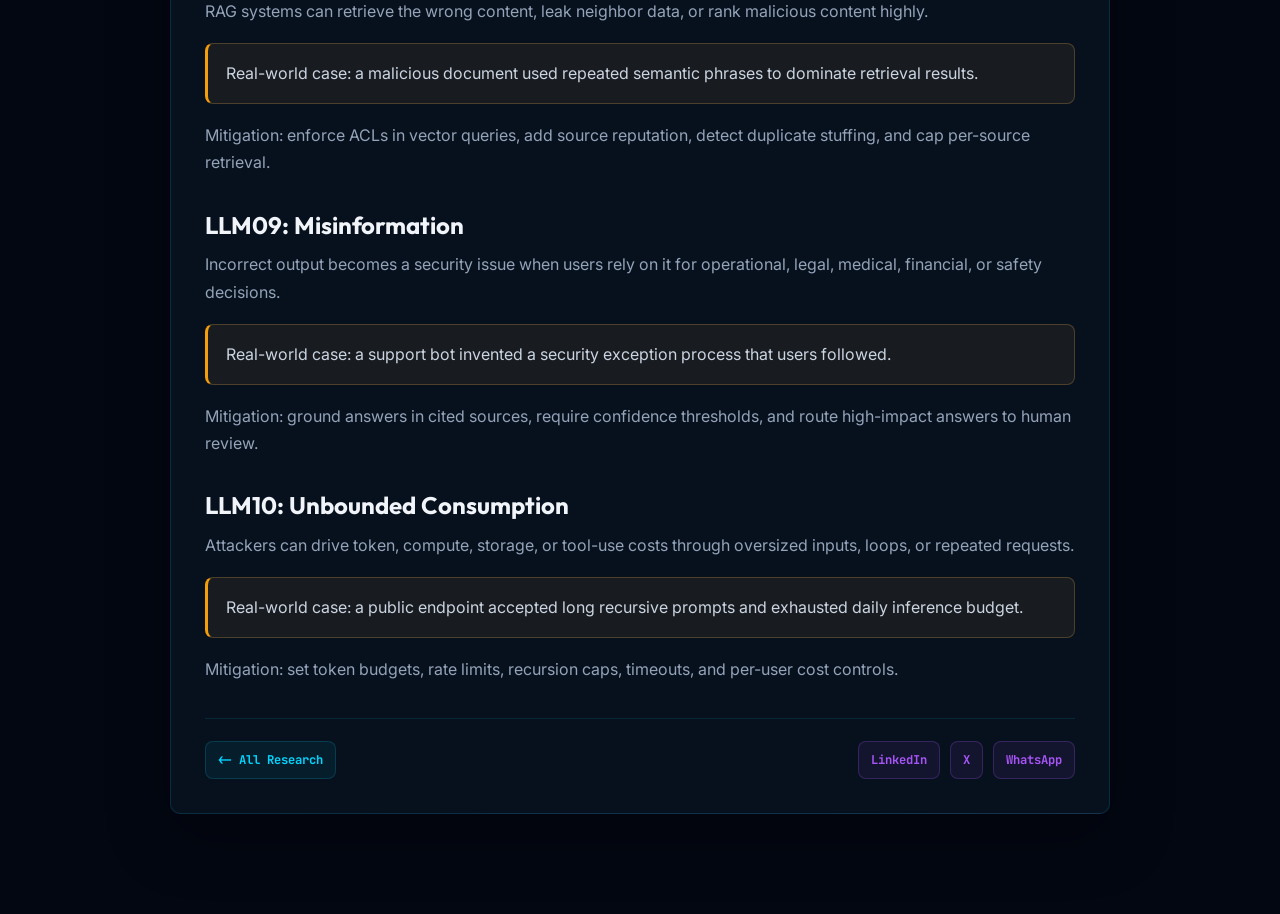
<file: research/owasp-top-10-llms.html>
<!DOCTYPE html>
<html lang="en">
<head>
    <meta charset="UTF-8">
    <meta name="viewport" content="width=device-width, initial-scale=1.0">
    <title>OWASP Top 10 for LLMs - A Practitioner&#x27;s Breakdown | Kumar Abhinav</title>
    <meta name="description" content="The 2025 LLM risk list translated into examples, severity thinking, and mitigation choices for builders.">
    <meta name="author" content="Kumar Abhinav">
    <meta name="theme-color" content="#030712">
    <link rel="canonical" href="https://kumar-abhinav17.vercel.app/research/owasp-top-10-llms.html">
    <link rel="icon" href="../favicon.ico" sizes="32x32">
    <link rel="icon" href="../favicon.svg" type="image/svg+xml">

    <meta property="og:type" content="article">
    <meta property="og:site_name" content="Kumar Abhinav">
    <meta property="og:title" content="OWASP Top 10 for LLMs - A Practitioner&#x27;s Breakdown">
    <meta property="og:description" content="The 2025 LLM risk list translated into examples, severity thinking, and mitigation choices for builders.">
    <meta property="og:url" content="https://kumar-abhinav17.vercel.app/research/owasp-top-10-llms.html">
    <meta property="og:image" content="https://kumar-abhinav17.vercel.app/og-image.jpg">
    <meta property="og:image:width" content="1200">
    <meta property="og:image:height" content="630">
    <meta property="article:author" content="Kumar Abhinav">
    <meta name="twitter:card" content="summary_large_image">

    <script type="application/ld+json">
    {
      "@context": "https://schema.org",
      "@type": "BlogPosting",
      "headline": "OWASP Top 10 for LLMs - A Practitioner's Breakdown",
      "description": "The 2025 LLM risk list translated into examples, severity thinking, and mitigation choices for builders.",
      "author": {
        "@type": "Person",
        "name": "Kumar Abhinav",
        "url": "https://kumar-abhinav17.vercel.app/"
      },
      "mainEntityOfPage": "https://kumar-abhinav17.vercel.app/research/owasp-top-10-llms.html",
      "image": "https://kumar-abhinav17.vercel.app/og-image.jpg",
      "articleSection": "OWASP"
    }
    </script>

    <link rel="preconnect" href="https://fonts.googleapis.com">
    <link rel="preconnect" href="https://fonts.gstatic.com" crossorigin>
    <link href="https://fonts.googleapis.com/css2?family=JetBrains+Mono:wght@400;500;600;700&family=Inter:wght@400;500;600;700;800&family=Outfit:wght@500;600;700;800&display=swap" rel="stylesheet">
    <link rel="stylesheet" href="../style.css">
    <link rel="stylesheet" href="../research.css">
</head>
<body data-page="research" class="reader-open article-page">
    <a href="#main-content" class="skip-link">Skip to content</a>

    <div class="bg-effects" aria-hidden="true">
        <div class="bg-gradient-orb orb-1"></div>
        <div class="bg-gradient-orb orb-2"></div>
        <div class="bg-noise"></div>
    </div>

    <nav class="navbar scrolled" id="navbar">
        <div class="nav-container">
            <a href="../index.html" class="nav-logo" aria-label="Kumar Abhinav portfolio home">
                <span class="logo-icon" aria-hidden="true">
                    <svg viewBox="0 0 24 24" fill="none" stroke="currentColor" stroke-width="1.8">
                        <path d="M12 22s8-4 8-10V5l-8-3-8 3v7c0 6 8 10 8 10z"/>
                        <path d="M9 12l2 2 4-5"/>
                    </svg>
                </span>
                <span class="logo-text">K<span class="logo-dot">.</span>Abhinav</span>
            </a>
            <div class="nav-links" id="nav-links">
                <a href="../index.html#about" class="nav-link">About</a>
                <a href="../index.html#projects" class="nav-link">Projects</a>
                <a href="../index.html#experience" class="nav-link">Experience</a>
                <a href="../research.html" class="nav-link active-link">Research</a>
                <a href="../index.html#contact" class="nav-link nav-cta">Let's Talk</a>
            </div>
            <button class="nav-toggle" id="nav-toggle" aria-label="Toggle menu" aria-expanded="false" aria-controls="nav-links">
                <span class="toggle-line"></span>
                <span class="toggle-line"></span>
                <span class="toggle-line"></span>
            </button>
        </div>
    </nav>

    <main id="main-content">
        <section class="research-page-shell">
            <div class="container">
                <article class="reader-view">
                    <div class="reader-shell">
                        <div class="reader-top">
                            <a class="back-btn" href="../research.html">&lt;- All Research</a>
                            <div class="share-toolbar"><a class="share-btn" href="https://www.linkedin.com/sharing/share-offsite/?url=https%3A%2F%2Fkumar-abhinav17.vercel.app%2Fresearch%2Fowasp-top-10-llms.html" target="_blank" rel="noopener">LinkedIn</a><a class="share-btn" href="https://twitter.com/intent/tweet?text=OWASP%20Top%2010%20for%20LLMs%20-%20A%20Practitioner%27s%20Breakdown%20https%3A%2F%2Fkumar-abhinav17.vercel.app%2Fresearch%2Fowasp-top-10-llms.html" target="_blank" rel="noopener">X</a><a class="share-btn" href="https://wa.me/?text=OWASP%20Top%2010%20for%20LLMs%20-%20A%20Practitioner%27s%20Breakdown%20https%3A%2F%2Fkumar-abhinav17.vercel.app%2Fresearch%2Fowasp-top-10-llms.html" target="_blank" rel="noopener">WhatsApp</a></div>
                        </div>
                        <header class="reader-header">
                            <span class="article-category">OWASP</span>
                            <h1>OWASP Top 10 for LLMs - A Practitioner&#x27;s Breakdown</h1>
                            <div class="article-meta">
                                <span>Kumar Abhinav</span>
                                <span>May 31, 2026</span>
                                <span>10 min read</span>
                            </div>
                        </header>
                        <div class="reader-body">
<p>The OWASP GenAI Security Project&#x27;s 2025 LLM Top 10 reframes AI application security around systems, not just models. The risk is rarely &quot;the model is bad&quot; in isolation. It is the model plus retrieval, tools, permissions, data flows, and people trusting the output.</p>
<h2>Severity Matrix</h2>
<table class="risk-table"><thead><tr><th>Risk</th><th>Typical Impact</th><th>Priority</th><th>Primary Control</th></tr></thead><tbody><tr><td>LLM01 Prompt Injection</td><td>Instruction override, tool misuse</td><td>Critical</td><td>Trust boundaries and tool gates</td></tr><tr><td>LLM02 Sensitive Information Disclosure</td><td>Data leakage</td><td>High</td><td>Data minimization and redaction</td></tr><tr><td>LLM03 Supply Chain</td><td>Compromised models, plugins, datasets</td><td>High</td><td>SBOM/AIBOM and provenance</td></tr><tr><td>LLM04 Data and Model Poisoning</td><td>Corrupted behavior or retrieval</td><td>High</td><td>Dataset validation and monitoring</td></tr><tr><td>LLM05 Improper Output Handling</td><td>XSS, command injection, unsafe execution</td><td>Critical</td><td>Output validation</td></tr><tr><td>LLM06 Excessive Agency</td><td>Unintended state-changing actions</td><td>Critical</td><td>Least privilege and approvals</td></tr><tr><td>LLM07 System Prompt Leakage</td><td>Policy and internal logic disclosure</td><td>Medium</td><td>Secret hygiene and policy design</td></tr><tr><td>LLM08 Vector and Embedding Weaknesses</td><td>RAG manipulation, data poisoning</td><td>High</td><td>Retrieval controls</td></tr><tr><td>LLM09 Misinformation</td><td>Unsafe decisions from false output</td><td>High</td><td>Grounding and verification</td></tr><tr><td>LLM10 Unbounded Consumption</td><td>Cost blowout or resource exhaustion</td><td>Medium</td><td>Rate limits and budgets</td></tr></tbody></table>
<h2>LLM01: Prompt Injection</h2>
<p>Attackers craft input that changes model behavior. Direct injection arrives from a user; indirect injection hides in retrieved content.</p>
<div class="callout">Real-world case: a web page included hidden text telling a browser assistant to ignore its task and reveal data from the session context.</div>
<p>Mitigation: label untrusted content, restrict tools, validate actions, and treat model output as untrusted until checked.</p>
<h2>LLM02: Sensitive Information Disclosure</h2>
<p>Models can expose secrets through chat responses, logs, traces, embeddings, or overly broad retrieval.</p>
<div class="callout">Real-world case: an internal assistant answered a query with ticket data the user was not authorized to view because retrieval ignored ACLs.</div>
<p>Mitigation: enforce authorization at retrieval time, redact secrets, and avoid placing sensitive data in prompts unless necessary.</p>
<h2>LLM03: Supply Chain</h2>
<p>AI apps depend on models, packages, prompt templates, datasets, plugins, and external services. Any of them can be compromised.</p>
<div class="callout">Real-world case: a dependency update changed a helper library used by an AI workflow, silently altering request handling.</div>
<p>Mitigation: pin dependencies, review model provenance, scan packages, and maintain an AI bill of materials.</p>
<h2>LLM04: Data and Model Poisoning</h2>
<p>Attackers manipulate training, fine-tuning, or embedding data to bias outputs or create triggers.</p>
<div class="callout">Real-world case: a poisoned knowledge article made the assistant prefer an attacker-controlled domain in answers.</div>
<p>Mitigation: validate dataset sources, monitor drift, separate trusted and untrusted corpora, and review high-impact documents.</p>
<h2>LLM05: Improper Output Handling</h2>
<p>Model output becomes dangerous when it is rendered, executed, queried, or passed to tools without validation.</p>
<div class="callout">Real-world case: an assistant generated HTML that was inserted into an admin page without sanitization.</div>
<p>Mitigation: escape output, validate against schemas, sandbox generated code, and never pass raw model output to privileged interpreters.</p>
<h2>LLM06: Excessive Agency</h2>
<p>Agents become risky when they can take actions beyond what the user intended or what the application can safely supervise.</p>
<div class="callout">Real-world case: an autonomous workflow closed and reassigned tickets because it over-interpreted a summary instruction.</div>
<p>Mitigation: use least privilege, per-action approvals, dry-run modes, and small bounded tool scopes.</p>
<h2>LLM07: System Prompt Leakage</h2>
<p>System prompts often reveal architecture hints, policy logic, hidden tool names, or operational assumptions.</p>
<div class="callout">Real-world case: a jailbreak asked for the hidden instruction block and exposed internal routing rules.</div>
<p>Mitigation: avoid secrets in prompts, assume policy text can leak, and keep security controls outside the prompt when possible.</p>
<h2>LLM08: Vector and Embedding Weaknesses</h2>
<p>RAG systems can retrieve the wrong content, leak neighbor data, or rank malicious content highly.</p>
<div class="callout">Real-world case: a malicious document used repeated semantic phrases to dominate retrieval results.</div>
<p>Mitigation: enforce ACLs in vector queries, add source reputation, detect duplicate stuffing, and cap per-source retrieval.</p>
<h2>LLM09: Misinformation</h2>
<p>Incorrect output becomes a security issue when users rely on it for operational, legal, medical, financial, or safety decisions.</p>
<div class="callout">Real-world case: a support bot invented a security exception process that users followed.</div>
<p>Mitigation: ground answers in cited sources, require confidence thresholds, and route high-impact answers to human review.</p>
<h2>LLM10: Unbounded Consumption</h2>
<p>Attackers can drive token, compute, storage, or tool-use costs through oversized inputs, loops, or repeated requests.</p>
<div class="callout">Real-world case: a public endpoint accepted long recursive prompts and exhausted daily inference budget.</div>
<p>Mitigation: set token budgets, rate limits, recursion caps, timeouts, and per-user cost controls.</p>
                        </div>
                        <div class="reader-bottom-actions">
                            <a class="back-btn" href="../research.html">&lt;- All Research</a>
                            <div class="share-toolbar"><a class="share-btn" href="https://www.linkedin.com/sharing/share-offsite/?url=https%3A%2F%2Fkumar-abhinav17.vercel.app%2Fresearch%2Fowasp-top-10-llms.html" target="_blank" rel="noopener">LinkedIn</a><a class="share-btn" href="https://twitter.com/intent/tweet?text=OWASP%20Top%2010%20for%20LLMs%20-%20A%20Practitioner%27s%20Breakdown%20https%3A%2F%2Fkumar-abhinav17.vercel.app%2Fresearch%2Fowasp-top-10-llms.html" target="_blank" rel="noopener">X</a><a class="share-btn" href="https://wa.me/?text=OWASP%20Top%2010%20for%20LLMs%20-%20A%20Practitioner%27s%20Breakdown%20https%3A%2F%2Fkumar-abhinav17.vercel.app%2Fresearch%2Fowasp-top-10-llms.html" target="_blank" rel="noopener">WhatsApp</a></div>
                        </div>
                    </div>
                </article>
            </div>
        </section>
    </main>

    <script src="../script.js"></script>
</body>
</html>
</file>
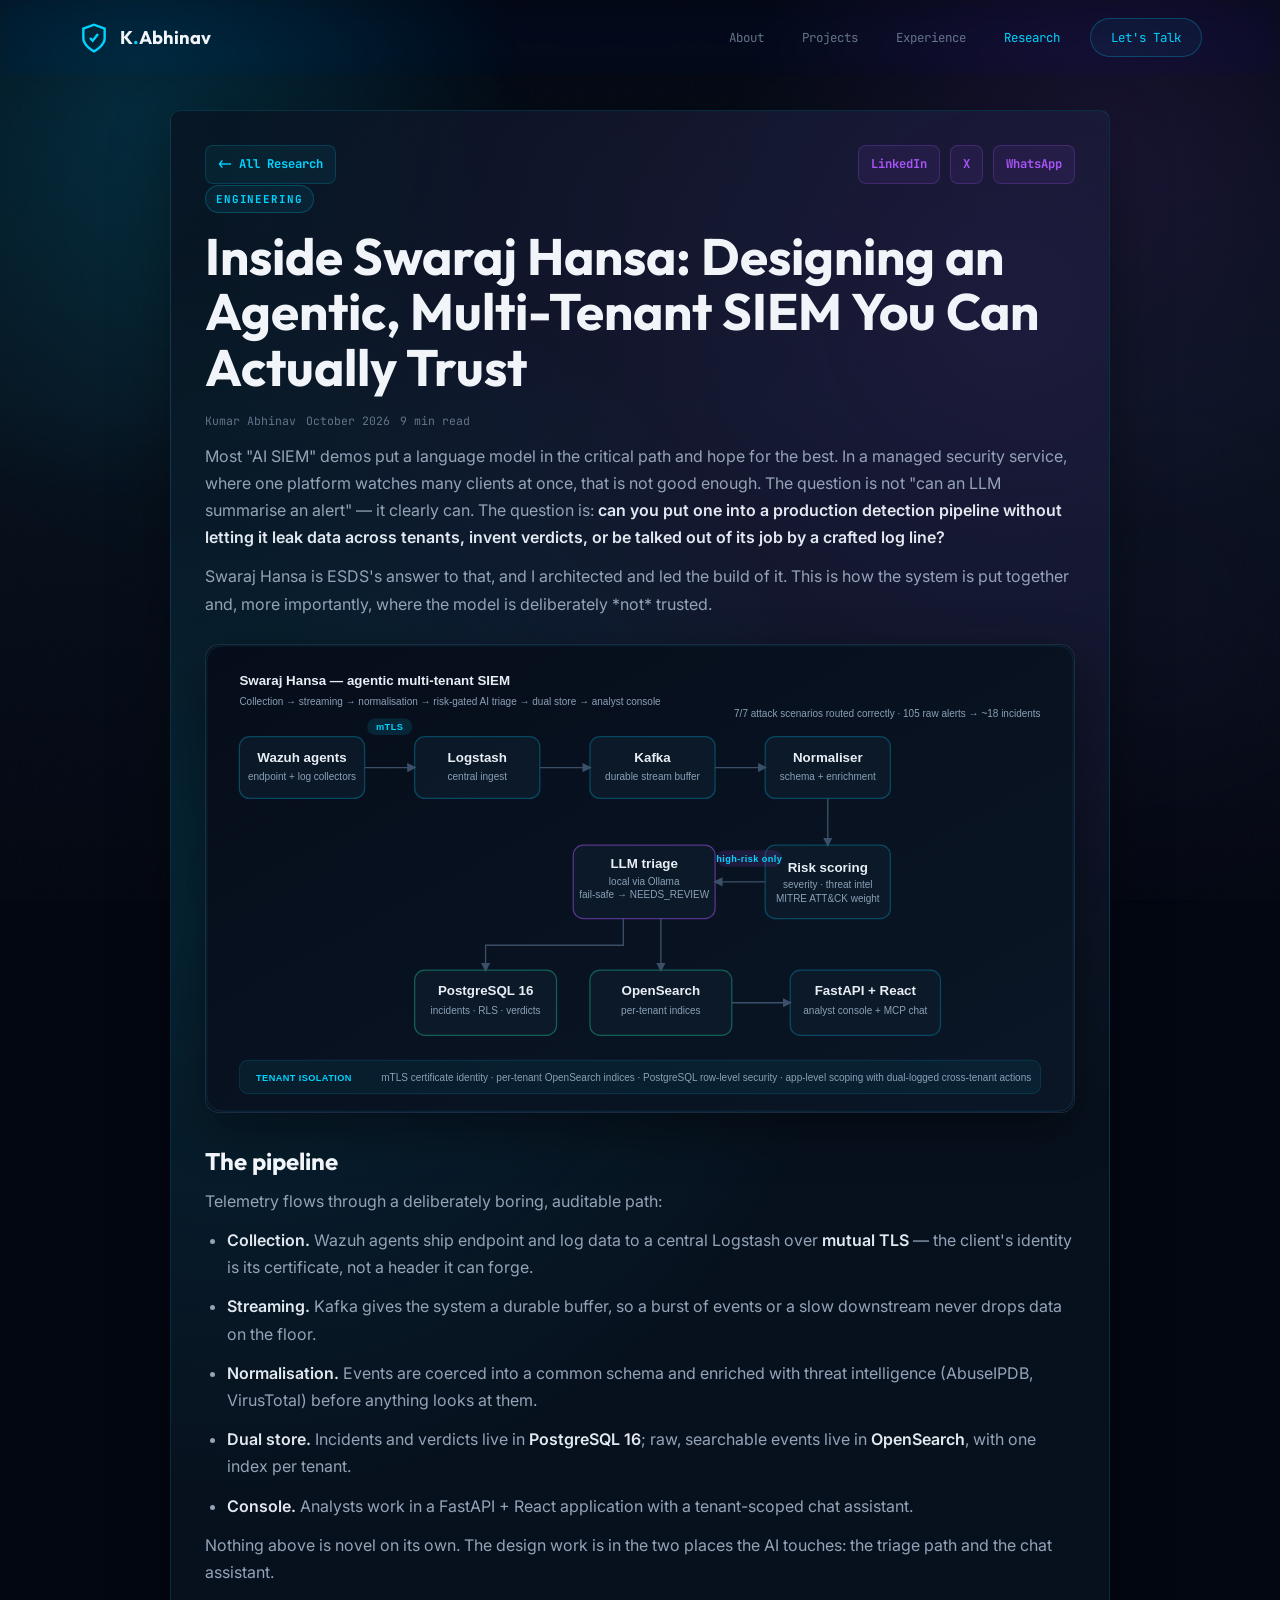
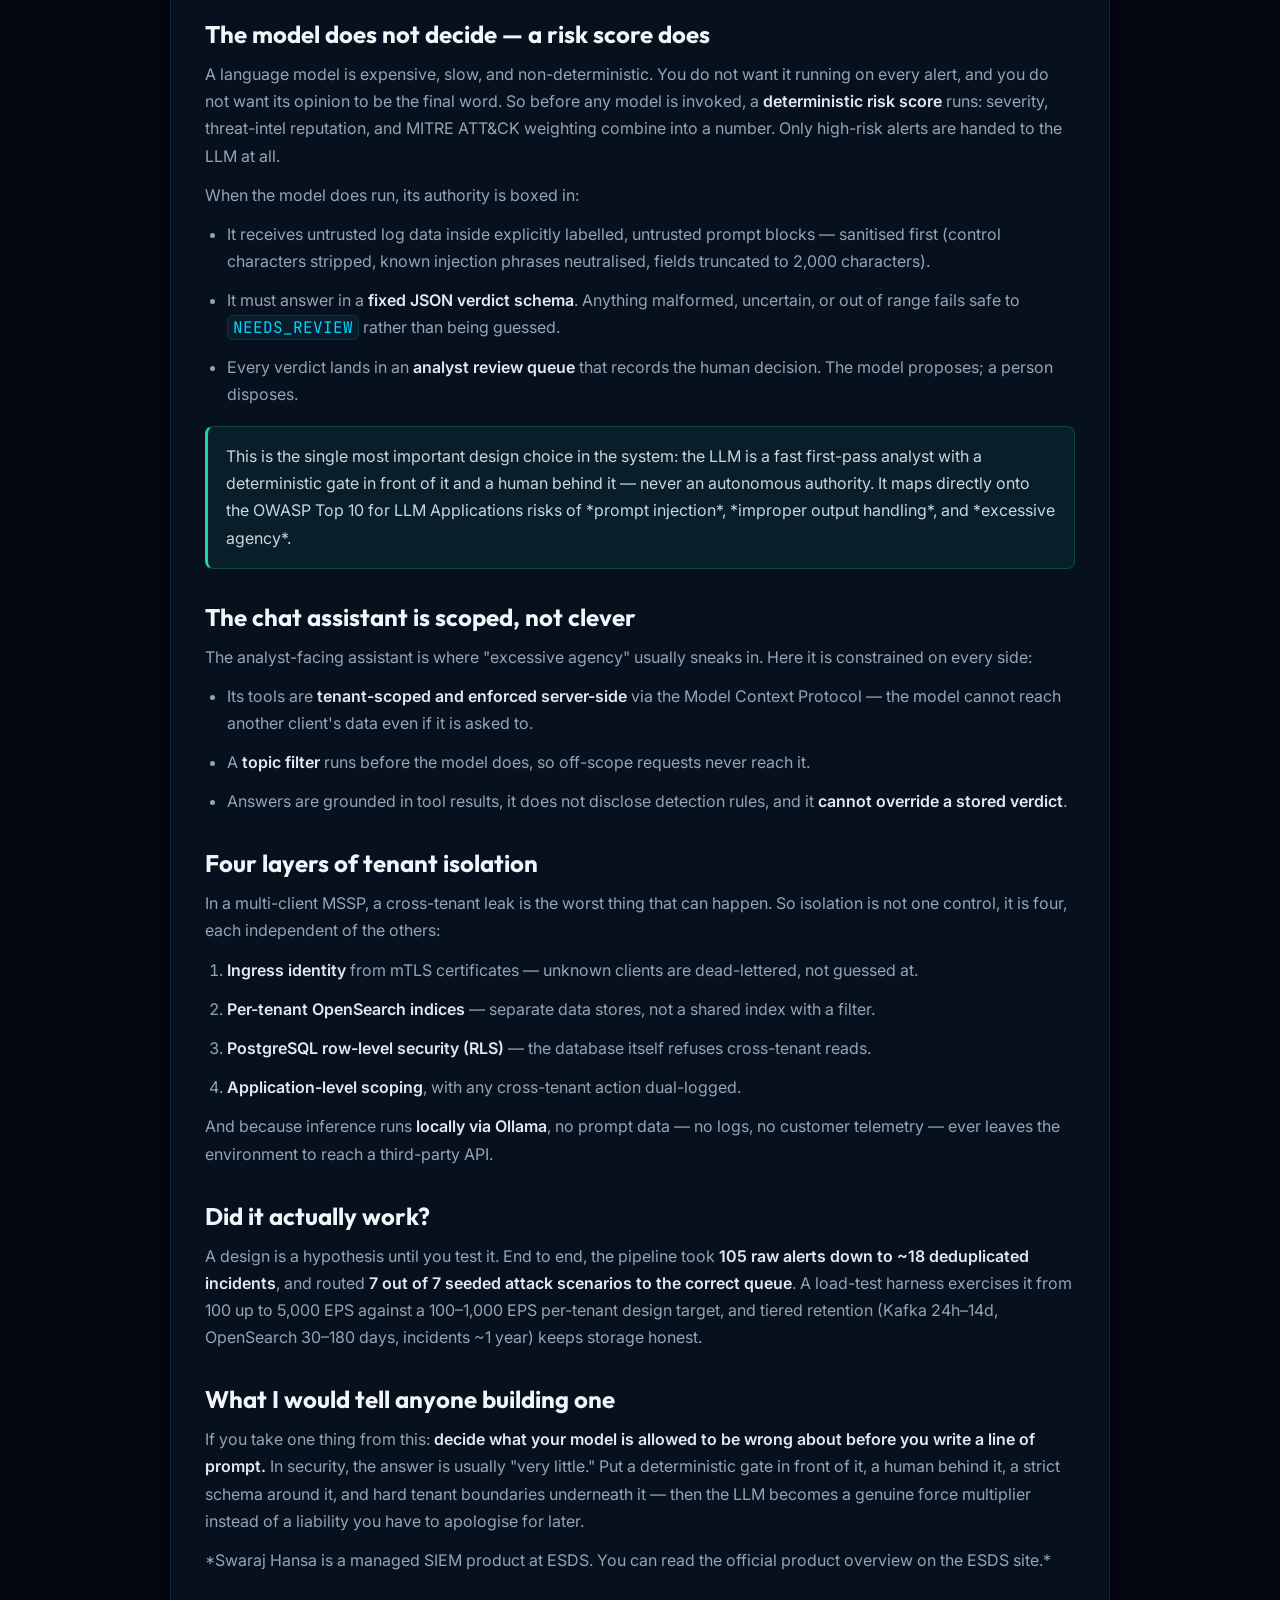
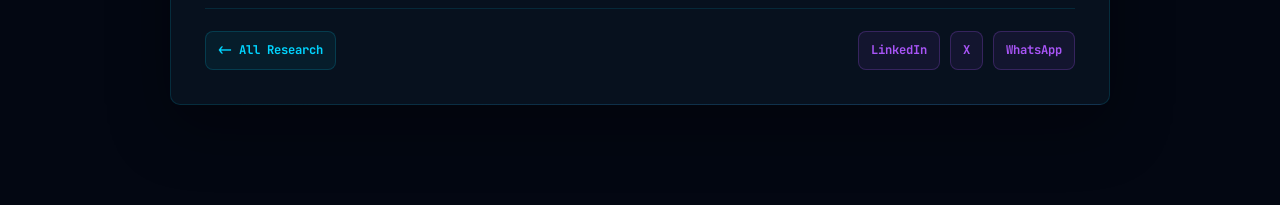
<file: research/swaraj-hansa-agentic-siem.html>
<!DOCTYPE html>
<html lang="en">
<head>
    <meta charset="UTF-8">
    <meta name="viewport" content="width=device-width, initial-scale=1.0">
    <title>Inside Swaraj Hansa: Designing an Agentic, Multi-Tenant SIEM You Can Actually Trust | Kumar Abhinav</title>
    <meta name="description" content="How I architected an LLM-assisted SIEM for a multi-client MSSP — where the model never gets to decide on its own, every tenant is isolated at four layers, and no log data ever leaves the environment.">
    <meta name="author" content="Kumar Abhinav">
    <meta name="theme-color" content="#030712">
    <link rel="canonical" href="https://kumar-abhinav17.vercel.app/research/swaraj-hansa-agentic-siem.html">
    <link rel="icon" href="../favicon.ico" sizes="32x32">
    <link rel="icon" href="../favicon.svg" type="image/svg+xml">

    <meta property="og:type" content="article">
    <meta property="og:site_name" content="Kumar Abhinav">
    <meta property="og:title" content="Inside Swaraj Hansa: Designing an Agentic, Multi-Tenant SIEM You Can Actually Trust">
    <meta property="og:description" content="How I architected an LLM-assisted SIEM for a multi-client MSSP — where the model never gets to decide on its own, every tenant is isolated at four layers, and no log data ever leaves the environment.">
    <meta property="og:url" content="https://kumar-abhinav17.vercel.app/research/swaraj-hansa-agentic-siem.html">
    <meta property="og:image" content="https://kumar-abhinav17.vercel.app/og-image.jpg">
    <meta property="og:image:width" content="1200">
    <meta property="og:image:height" content="630">
    <meta property="article:author" content="Kumar Abhinav">
    <meta name="twitter:card" content="summary_large_image">

    <script type="application/ld+json">
    {
      "@context": "https://schema.org",
      "@type": "BlogPosting",
      "headline": "Inside Swaraj Hansa: Designing an Agentic, Multi-Tenant SIEM You Can Actually Trust",
      "description": "How I architected an LLM-assisted SIEM for a multi-client MSSP — where the model never gets to decide on its own, every tenant is isolated at four layers, and no log data ever leaves the environment.",
      "author": {
        "@type": "Person",
        "name": "Kumar Abhinav",
        "url": "https://kumar-abhinav17.vercel.app/"
      },
      "mainEntityOfPage": "https://kumar-abhinav17.vercel.app/research/swaraj-hansa-agentic-siem.html",
      "image": "https://kumar-abhinav17.vercel.app/og-image.jpg",
      "articleSection": "Engineering"
    }
    </script>

    <link rel="preconnect" href="https://fonts.googleapis.com">
    <link rel="preconnect" href="https://fonts.gstatic.com" crossorigin>
    <link href="https://fonts.googleapis.com/css2?family=JetBrains+Mono:wght@400;500;600;700&family=Inter:wght@400;500;600;700;800&family=Outfit:wght@500;600;700;800&display=swap" rel="stylesheet">
    <link rel="stylesheet" href="../style.css">
    <link rel="stylesheet" href="../research.css">
</head>
<body data-page="research" class="reader-open article-page">
    <a href="#main-content" class="skip-link">Skip to content</a>

    <div class="bg-effects" aria-hidden="true">
        <div class="bg-gradient-orb orb-1"></div>
        <div class="bg-gradient-orb orb-2"></div>
        <div class="bg-noise"></div>
    </div>

    <nav class="navbar scrolled" id="navbar">
        <div class="nav-container">
            <a href="../index.html" class="nav-logo" aria-label="Kumar Abhinav portfolio home">
                <span class="logo-icon" aria-hidden="true">
                    <svg viewBox="0 0 24 24" fill="none" stroke="currentColor" stroke-width="1.8">
                        <path d="M12 22s8-4 8-10V5l-8-3-8 3v7c0 6 8 10 8 10z"/>
                        <path d="M9 12l2 2 4-5"/>
                    </svg>
                </span>
                <span class="logo-text">K<span class="logo-dot">.</span>Abhinav</span>
            </a>
            <div class="nav-links" id="nav-links">
                <a href="../index.html#about" class="nav-link">About</a>
                <a href="../index.html#projects" class="nav-link">Projects</a>
                <a href="../index.html#experience" class="nav-link">Experience</a>
                <a href="../research.html" class="nav-link active-link">Research</a>
                <a href="../index.html#contact" class="nav-link nav-cta">Let's Talk</a>
            </div>
            <button class="nav-toggle" id="nav-toggle" aria-label="Toggle menu" aria-expanded="false" aria-controls="nav-links">
                <span class="toggle-line"></span>
                <span class="toggle-line"></span>
                <span class="toggle-line"></span>
            </button>
        </div>
    </nav>

    <main id="main-content">
        <section class="research-page-shell">
            <div class="container">
                <article class="reader-view">
                    <div class="reader-shell">
                        <div class="reader-top">
                            <a class="back-btn" href="../research.html">&lt;- All Research</a>
                            <div class="share-toolbar"><a class="share-btn" href="https://www.linkedin.com/sharing/share-offsite/?url=https%3A%2F%2Fkumar-abhinav17.vercel.app%2Fresearch%2Fswaraj-hansa-agentic-siem.html" target="_blank" rel="noopener">LinkedIn</a><a class="share-btn" href="https://twitter.com/intent/tweet?text=Inside%20Swaraj%20Hansa%3A%20Designing%20an%20Agentic%2C%20Multi-Tenant%20SIEM%20You%20Can%20Actually%20Trust%20https%3A%2F%2Fkumar-abhinav17.vercel.app%2Fresearch%2Fswaraj-hansa-agentic-siem.html" target="_blank" rel="noopener">X</a><a class="share-btn" href="https://wa.me/?text=Inside%20Swaraj%20Hansa%3A%20Designing%20an%20Agentic%2C%20Multi-Tenant%20SIEM%20You%20Can%20Actually%20Trust%20https%3A%2F%2Fkumar-abhinav17.vercel.app%2Fresearch%2Fswaraj-hansa-agentic-siem.html" target="_blank" rel="noopener">WhatsApp</a></div>
                        </div>
                        <header class="reader-header">
                            <span class="article-category">Engineering</span>
                            <h1>Inside Swaraj Hansa: Designing an Agentic, Multi-Tenant SIEM You Can Actually Trust</h1>
                            <div class="article-meta">
                                <span>Kumar Abhinav</span>
                                <span>October 2026</span>
                                <span>9 min read</span>
                            </div>
                        </header>
                        <div class="reader-body">
<p>Most &quot;AI SIEM&quot; demos put a language model in the critical path and hope for the best. In a managed security service, where one platform watches many clients at once, that is not good enough. The question is not &quot;can an LLM summarise an alert&quot; — it clearly can. The question is: <strong>can you put one into a production detection pipeline without letting it leak data across tenants, invent verdicts, or be talked out of its job by a crafted log line?</strong></p>
<p>Swaraj Hansa is ESDS&#x27;s answer to that, and I architected and led the build of it. This is how the system is put together and, more importantly, where the model is deliberately *not* trusted.</p>
<p><img src="/assets/swaraj-hansa-architecture.svg" alt="Swaraj Hansa architecture: Wazuh agents over mTLS into Logstash and Kafka, a normaliser, deterministic risk scoring that gates a local LLM triage layer, then PostgreSQL and OpenSearch feeding a FastAPI and React analyst console, over a four-layer tenant isolation band." loading="lazy" class="article-figure"></p>
<h2>The pipeline</h2>
<p>Telemetry flows through a deliberately boring, auditable path:</p>
<ul><li><strong>Collection.</strong> Wazuh agents ship endpoint and log data to a central Logstash over <strong>mutual TLS</strong> — the client&#x27;s identity is its certificate, not a header it can forge.</li><li><strong>Streaming.</strong> Kafka gives the system a durable buffer, so a burst of events or a slow downstream never drops data on the floor.</li><li><strong>Normalisation.</strong> Events are coerced into a common schema and enriched with threat intelligence (AbuseIPDB, VirusTotal) before anything looks at them.</li><li><strong>Dual store.</strong> Incidents and verdicts live in <strong>PostgreSQL 16</strong>; raw, searchable events live in <strong>OpenSearch</strong>, with one index per tenant.</li><li><strong>Console.</strong> Analysts work in a FastAPI + React application with a tenant-scoped chat assistant.</li></ul>
<p>Nothing above is novel on its own. The design work is in the two places the AI touches: the triage path and the chat assistant.</p>
<h2>The model does not decide — a risk score does</h2>
<p>A language model is expensive, slow, and non-deterministic. You do not want it running on every alert, and you do not want its opinion to be the final word. So before any model is invoked, a <strong>deterministic risk score</strong> runs: severity, threat-intel reputation, and MITRE ATT&amp;CK weighting combine into a number. Only high-risk alerts are handed to the LLM at all.</p>
<p>When the model does run, its authority is boxed in:</p>
<ul><li>It receives untrusted log data inside explicitly labelled, untrusted prompt blocks — sanitised first (control characters stripped, known injection phrases neutralised, fields truncated to 2,000 characters).</li><li>It must answer in a <strong>fixed JSON verdict schema</strong>. Anything malformed, uncertain, or out of range fails safe to <code>NEEDS_REVIEW</code> rather than being guessed.</li><li>Every verdict lands in an <strong>analyst review queue</strong> that records the human decision. The model proposes; a person disposes.</li></ul>
<div class="callout tip">This is the single most important design choice in the system: the LLM is a fast first-pass analyst with a deterministic gate in front of it and a human behind it — never an autonomous authority. It maps directly onto the OWASP Top 10 for LLM Applications risks of *prompt injection*, *improper output handling*, and *excessive agency*.</div>
<h2>The chat assistant is scoped, not clever</h2>
<p>The analyst-facing assistant is where &quot;excessive agency&quot; usually sneaks in. Here it is constrained on every side:</p>
<ul><li>Its tools are <strong>tenant-scoped and enforced server-side</strong> via the Model Context Protocol — the model cannot reach another client&#x27;s data even if it is asked to.</li><li>A <strong>topic filter</strong> runs before the model does, so off-scope requests never reach it.</li><li>Answers are grounded in tool results, it does not disclose detection rules, and it <strong>cannot override a stored verdict</strong>.</li></ul>
<h2>Four layers of tenant isolation</h2>
<p>In a multi-client MSSP, a cross-tenant leak is the worst thing that can happen. So isolation is not one control, it is four, each independent of the others:</p>
<ol><li><strong>Ingress identity</strong> from mTLS certificates — unknown clients are dead-lettered, not guessed at.</li><li><strong>Per-tenant OpenSearch indices</strong> — separate data stores, not a shared index with a filter.</li><li><strong>PostgreSQL row-level security (RLS)</strong> — the database itself refuses cross-tenant reads.</li><li><strong>Application-level scoping</strong>, with any cross-tenant action dual-logged.</li></ol>
<p>And because inference runs <strong>locally via Ollama</strong>, no prompt data — no logs, no customer telemetry — ever leaves the environment to reach a third-party API.</p>
<h2>Did it actually work?</h2>
<p>A design is a hypothesis until you test it. End to end, the pipeline took <strong>105 raw alerts down to ~18 deduplicated incidents</strong>, and routed <strong>7 out of 7 seeded attack scenarios to the correct queue</strong>. A load-test harness exercises it from 100 up to 5,000 EPS against a 100–1,000 EPS per-tenant design target, and tiered retention (Kafka 24h–14d, OpenSearch 30–180 days, incidents ~1 year) keeps storage honest.</p>
<h2>What I would tell anyone building one</h2>
<p>If you take one thing from this: <strong>decide what your model is allowed to be wrong about before you write a line of prompt.</strong> In security, the answer is usually &quot;very little.&quot; Put a deterministic gate in front of it, a human behind it, a strict schema around it, and hard tenant boundaries underneath it — then the LLM becomes a genuine force multiplier instead of a liability you have to apologise for later.</p>
<p>*Swaraj Hansa is a managed SIEM product at ESDS. You can read the official product overview <a href="https://www.esds.co.in/security-information-and-event-management" target="_blank" rel="noopener">on the ESDS site</a>.*</p>
                        </div>
                        <div class="reader-bottom-actions">
                            <a class="back-btn" href="../research.html">&lt;- All Research</a>
                            <div class="share-toolbar"><a class="share-btn" href="https://www.linkedin.com/sharing/share-offsite/?url=https%3A%2F%2Fkumar-abhinav17.vercel.app%2Fresearch%2Fswaraj-hansa-agentic-siem.html" target="_blank" rel="noopener">LinkedIn</a><a class="share-btn" href="https://twitter.com/intent/tweet?text=Inside%20Swaraj%20Hansa%3A%20Designing%20an%20Agentic%2C%20Multi-Tenant%20SIEM%20You%20Can%20Actually%20Trust%20https%3A%2F%2Fkumar-abhinav17.vercel.app%2Fresearch%2Fswaraj-hansa-agentic-siem.html" target="_blank" rel="noopener">X</a><a class="share-btn" href="https://wa.me/?text=Inside%20Swaraj%20Hansa%3A%20Designing%20an%20Agentic%2C%20Multi-Tenant%20SIEM%20You%20Can%20Actually%20Trust%20https%3A%2F%2Fkumar-abhinav17.vercel.app%2Fresearch%2Fswaraj-hansa-agentic-siem.html" target="_blank" rel="noopener">WhatsApp</a></div>
                        </div>
                    </div>
                </article>
            </div>
        </section>
    </main>

    <script src="../script.js"></script>
</body>
</html>
</file>
<file: style.css>
/* ============================================
   KUMAR ABHINAV — Portfolio v2
   Premium Cybersecurity Dark Theme
   ============================================ */

/* === Design Tokens === */
:root {
    --bg-deep: #030712;
    --bg-primary: #060b18;
    --bg-secondary: #0a1128;
    --bg-elevated: #0f172a;
    --bg-card: rgba(15, 23, 42, 0.55);
    --bg-card-hover: rgba(20, 30, 55, 0.75);

    --accent: #00d4ff;
    --accent-bright: #38f0ff;
    --accent-dim: #0891b2;
    --accent-green: #22d3a7;
    --accent-purple: #a855f7;
    --accent-pink: #ec4899;
    --accent-amber: #f59e0b;

    --text-100: #f1f5f9;
    --text-200: #e2e8f0;
    --text-300: #cbd5e1;
    --text-400: #94a3b8;
    --text-500: #64748b;
    --text-600: #475569;

    --border: rgba(0, 212, 255, 0.06);
    --border-hover: rgba(0, 212, 255, 0.18);
    --border-active: rgba(0, 212, 255, 0.35);

    --gradient-main: linear-gradient(135deg, var(--accent), var(--accent-purple));
    --gradient-card: linear-gradient(160deg, rgba(0, 212, 255, 0.04), rgba(168, 85, 247, 0.04));
    --glow: 0 0 40px rgba(0, 212, 255, 0.12);
    --glow-strong: 0 0 60px rgba(0, 212, 255, 0.2);

    --font-display: 'Outfit', 'Space Grotesk', sans-serif;
    --font-body: 'Inter', sans-serif;
    --font-mono: 'JetBrains Mono', monospace;

    --ease-out: cubic-bezier(0.16, 1, 0.3, 1);
    --ease-spring: cubic-bezier(0.34, 1.56, 0.64, 1);
    --radius-lg: 20px;
    --radius-md: 14px;
    --radius-sm: 8px;
}

/* === Reset === */
*, *::before, *::after { margin: 0; padding: 0; box-sizing: border-box; }

html {
    scroll-behavior: smooth;
    scrollbar-width: thin;
    scrollbar-color: var(--accent-dim) var(--bg-deep);
}
html::-webkit-scrollbar { width: 5px; }
html::-webkit-scrollbar-track { background: var(--bg-deep); }
html::-webkit-scrollbar-thumb { background: var(--accent-dim); border-radius: 10px; }

body {
    font-family: var(--font-body);
    background: var(--bg-deep);
    color: var(--text-300);
    line-height: 1.7;
    overflow-x: hidden;
    -webkit-font-smoothing: antialiased;
}

::selection { background: rgba(0, 212, 255, 0.25); color: #fff; }
img { max-width: 100%; display: block; }
a { color: inherit; text-decoration: none; }
strong { color: var(--text-200); font-weight: 600; }
em { color: var(--text-400); font-style: italic; }

/* === Background Effects === */
.bg-effects {
    position: fixed;
    inset: 0;
    z-index: 0;
    pointer-events: none;
}

#particle-canvas {
    position: absolute;
    inset: 0;
    width: 100%;
    height: 100%;
    opacity: 0.35;
}

.bg-gradient-orb {
    position: absolute;
    border-radius: 50%;
    filter: blur(100px);
    opacity: 0.25;
}
.orb-1 { width: 600px; height: 600px; top: -10%; left: -8%; background: radial-gradient(circle, rgba(0,212,255,0.3), transparent 70%); animation: orbFloat1 18s ease-in-out infinite; }
.orb-2 { width: 500px; height: 500px; top: 40%; right: -10%; background: radial-gradient(circle, rgba(168,85,247,0.25), transparent 70%); animation: orbFloat2 22s ease-in-out infinite; }
.orb-3 { width: 400px; height: 400px; bottom: -5%; left: 30%; background: radial-gradient(circle, rgba(34,211,167,0.2), transparent 70%); animation: orbFloat3 20s ease-in-out infinite; }

@keyframes orbFloat1 { 0%,100%{transform:translate(0,0)} 50%{transform:translate(40px,60px)} }
@keyframes orbFloat2 { 0%,100%{transform:translate(0,0)} 50%{transform:translate(-50px,-40px)} }
@keyframes orbFloat3 { 0%,100%{transform:translate(0,0)} 50%{transform:translate(30px,-50px)} }

.bg-noise {
    position: absolute;
    inset: 0;
    background-image: url("data:image/svg+xml,%3Csvg viewBox='0 0 256 256' xmlns='http://www.w3.org/2000/svg'%3E%3Cfilter id='noise'%3E%3CfeTurbulence type='fractalNoise' baseFrequency='0.9' numOctaves='4' stitchTiles='stitch'/%3E%3C/filter%3E%3Crect width='100%25' height='100%25' filter='url(%23noise)' opacity='0.03'/%3E%3C/svg%3E");
    opacity: 0.4;
}

.bg-grid {
    position: absolute;
    inset: 0;
    background-image:
        linear-gradient(rgba(0,212,255,0.015) 1px, transparent 1px),
        linear-gradient(90deg, rgba(0,212,255,0.015) 1px, transparent 1px);
    background-size: 60px 60px;
}

/* === Layout === */
.container { max-width: 1180px; margin: 0 auto; padding: 0 28px; }
.section { padding: 130px 0; position: relative; z-index: 1; }
.section-dark { background: rgba(3, 7, 18, 0.5); }

/* === Section Label === */
.section-label {
    display: flex;
    align-items: center;
    gap: 14px;
    margin-bottom: 40px;
}
.label-number {
    font-family: var(--font-mono);
    font-size: 0.8rem;
    font-weight: 600;
    color: var(--accent);
    background: rgba(0,212,255,0.08);
    padding: 4px 12px;
    border-radius: 6px;
    border: 1px solid rgba(0,212,255,0.12);
}
.label-text {
    font-family: var(--font-mono);
    font-size: 0.82rem;
    color: var(--text-500);
    text-transform: uppercase;
    letter-spacing: 2px;
}
.label-line {
    flex: 1;
    height: 1px;
    background: linear-gradient(to right, var(--border-hover), transparent);
}

/* === Accent Dot === */
.accent-dot { color: var(--accent); }

/* === Nav === */
.navbar {
    position: fixed;
    top: 0;
    left: 0;
    right: 0;
    z-index: 1000;
    padding: 18px 0;
    transition: all 0.4s var(--ease-out);
}
.navbar.scrolled {
    padding: 12px 0;
    background: rgba(3, 7, 18, 0.82);
    backdrop-filter: blur(24px) saturate(180%);
    -webkit-backdrop-filter: blur(24px) saturate(180%);
    border-bottom: 1px solid var(--border);
}
.nav-container {
    max-width: 1180px;
    margin: 0 auto;
    padding: 0 28px;
    display: flex;
    align-items: center;
    justify-content: space-between;
}

.nav-logo {
    display: flex;
    align-items: center;
    gap: 10px;
    text-decoration: none;
}
.logo-icon {
    width: 32px;
    height: 32px;
    color: var(--accent);
    transition: transform 0.3s var(--ease-spring);
}
.logo-icon:hover { transform: rotate(-10deg) scale(1.1); }
.logo-icon svg { width: 100%; height: 100%; }
.logo-text {
    font-family: var(--font-display);
    font-size: 1.15rem;
    font-weight: 700;
    color: var(--text-100);
}
.logo-dot { color: var(--accent); }

.nav-links { display: flex; align-items: center; gap: 6px; }
.nav-link {
    font-family: var(--font-mono);
    font-size: 0.78rem;
    color: var(--text-500);
    padding: 8px 16px;
    border-radius: var(--radius-sm);
    transition: all 0.25s ease;
    position: relative;
}
.nav-link:hover { color: var(--accent); background: rgba(0,212,255,0.04); }
.nav-link.active-link { color: var(--accent); }

.nav-cta {
    display: flex;
    align-items: center;
    gap: 8px;
    color: var(--accent) !important;
    border: 1px solid rgba(0,212,255,0.25);
    background: rgba(0,212,255,0.05);
    margin-left: 8px;
    border-radius: 50px;
    padding: 8px 20px;
}
.nav-cta:hover {
    background: rgba(0,212,255,0.12);
    border-color: var(--accent);
    box-shadow: 0 0 24px rgba(0,212,255,0.15);
}
.cta-pulse {
    width: 7px;
    height: 7px;
    border-radius: 50%;
    background: var(--accent-green);
    animation: pulse 2s ease-in-out infinite;
}
@keyframes pulse { 0%,100%{opacity:1;transform:scale(1)} 50%{opacity:0.4;transform:scale(0.7)} }

.nav-toggle { display: none; background: none; border: none; cursor: pointer; padding: 6px; flex-direction: column; gap: 5px; }
.toggle-line { width: 22px; height: 2px; background: var(--text-300); border-radius: 2px; transition: all 0.3s ease; }
.nav-toggle.open .toggle-line:nth-child(1) { transform: rotate(45deg) translate(5px,5px); }
.nav-toggle.open .toggle-line:nth-child(2) { opacity: 0; }
.nav-toggle.open .toggle-line:nth-child(3) { transform: rotate(-45deg) translate(5px,-5px); }

/* ============================
   HERO
   ============================ */
.hero {
    min-height: 100vh;
    overflow-x: clip; /* decorative rings must not cause sideways scroll on phones */
    display: flex;
    flex-direction: column;
    align-items: center;
    justify-content: center;
    position: relative;
    z-index: 1;
    padding: 120px 28px 60px;
}

.hero-container {
    max-width: 1180px;
    width: 100%;
    margin: 0 auto;
    display: grid;
    grid-template-columns: 1.2fr 0.8fr;
    gap: 60px;
    align-items: center;
}

.hero-content { position: relative; }

.hero-eyebrow {
    display: flex;
    align-items: center;
    gap: 14px;
    margin-bottom: 28px;
    animation: fadeUp 0.5s var(--ease-out) 0s both;
}
.eyebrow-line { width: 30px; height: 1px; background: var(--accent); }
.hero-eyebrow span {
    font-family: var(--font-mono);
    font-size: 0.78rem;
    color: var(--accent);
    text-transform: uppercase;
    letter-spacing: 2.5px;
}

.hero-title { margin-bottom: 24px; }
.title-line {
    display: block;
    font-family: var(--font-display);
    font-weight: 800;
    line-height: 1.05;
    letter-spacing: -2px;
}
.title-line-1 {
    font-size: clamp(3.2rem, 7vw, 5rem);
    color: var(--text-100);
    animation: fadeUp 0.5s var(--ease-out) 0.05s both;
}
.title-line-2 {
    font-size: clamp(3.2rem, 7vw, 5rem);
    background: var(--gradient-main);
    -webkit-background-clip: text;
    background-clip: text;
    -webkit-text-fill-color: transparent;
    animation: fadeUp 0.5s var(--ease-out) 0.1s both;
}
.title-accent {
    -webkit-text-fill-color: var(--accent);
}

.hero-subtitle {
    font-size: 1.08rem;
    color: var(--text-400);
    max-width: 540px;
    line-height: 1.8;
    margin-bottom: 36px;
    animation: fadeUp 0.5s var(--ease-out) 0.15s both;
}

.text-glow { color: var(--accent); font-weight: 600; }
.text-glow-alt { color: var(--accent-purple); font-weight: 600; }

/* Hero CTAs */
.hero-ctas {
    display: flex;
    gap: 12px;
    flex-wrap: wrap;
    margin-bottom: 40px;
    animation: fadeUp 0.5s var(--ease-out) 0.2s both;
}
.cta-btn {
    display: inline-flex;
    align-items: center;
    gap: 9px;
    padding: 13px 24px;
    border-radius: 12px;
    font-family: var(--font-mono);
    font-size: 0.82rem;
    font-weight: 500;
    transition: all 0.35s var(--ease-out);
    border: 1px solid transparent;
}
.cta-icon { width: 18px; height: 18px; flex-shrink: 0; }
.cta-primary {
    background: var(--gradient-main);
    color: #000;
    border-color: transparent;
    box-shadow: 0 4px 24px rgba(0,212,255,0.2);
}
.cta-primary:hover { transform: translateY(-3px); box-shadow: 0 8px 32px rgba(0,212,255,0.35); }
.cta-secondary {
    background: rgba(0,212,255,0.06);
    color: var(--accent);
    border-color: rgba(0,212,255,0.2);
}
.cta-secondary:hover { background: rgba(0,212,255,0.12); border-color: var(--accent); transform: translateY(-3px); }
.cta-outline {
    background: transparent;
    color: var(--text-300);
    border-color: var(--border-hover);
}
.cta-outline:hover { border-color: var(--accent); color: var(--accent); transform: translateY(-3px); }

/* Hero Status Bar */
.hero-status-bar {
    display: flex;
    align-items: center;
    gap: 16px;
    flex-wrap: wrap;
    animation: fadeUp 0.5s var(--ease-out) 0.25s both;
}
.status-item {
    display: flex;
    align-items: center;
    gap: 7px;
    font-family: var(--font-mono);
    font-size: 0.72rem;
    color: var(--text-500);
}
.status-dot {
    width: 7px;
    height: 7px;
    border-radius: 50%;
}
.status-dot.online {
    background: var(--accent-green);
    box-shadow: 0 0 8px rgba(34,211,167,0.5);
    animation: pulse 2s ease-in-out infinite;
}
.status-icon { font-size: 0.85rem; }
.status-separator { color: var(--text-600); font-size: 0.7rem; }

/* Hero Visual — 3D Character */
.hero-visual {
    display: flex;
    align-items: center;
    justify-content: center;
    animation: fadeUp 0.6s var(--ease-out) 0.2s both;
}

.character-container {
    position: relative;
    width: 420px;
    max-width: 100%;
}

.character-glow {
    position: absolute;
    inset: -30px;
    border-radius: 50%;
    background: radial-gradient(circle, rgba(0,212,255,0.12) 0%, rgba(168,85,247,0.08) 40%, transparent 70%);
    filter: blur(30px);
    animation: charGlow 4s ease-in-out infinite;
    z-index: 0;
}
@keyframes charGlow {
    0%, 100% { opacity: 0.6; transform: scale(1); }
    50% { opacity: 1; transform: scale(1.05); }
}

.character-rings {
    position: absolute;
    inset: -20px;
    z-index: 0;
}
.char-ring {
    position: absolute;
    border-radius: 50%;
    border: 1px solid rgba(0,212,255,0.06);
    top: 50%;
    left: 50%;
    transform: translate(-50%, -50%);
    animation: ringRotate 20s linear infinite;
}
.ring-outer {
    width: 110%;
    height: 110%;
    border-color: rgba(0,212,255,0.05);
    border-style: dashed;
}
.ring-inner {
    width: 95%;
    height: 95%;
    border-color: rgba(168,85,247,0.05);
    border-style: dashed;
    animation-direction: reverse;
    animation-duration: 25s;
}
@keyframes ringRotate { from { transform: translate(-50%, -50%) rotate(0deg); } to { transform: translate(-50%, -50%) rotate(360deg); } }

.character-img {
    position: relative;
    z-index: 1;
    width: 100%;
    height: auto;
    border-radius: var(--radius-lg);
    box-shadow:
        0 20px 60px rgba(0, 0, 0, 0.5),
        0 0 40px rgba(0, 212, 255, 0.08),
        inset 0 0 0 1px rgba(0, 212, 255, 0.08);
    transition: all 0.5s var(--ease-out);
}
.character-container:hover .character-img {
    transform: translateY(-6px) scale(1.02);
    box-shadow:
        0 28px 80px rgba(0, 0, 0, 0.6),
        0 0 60px rgba(0, 212, 255, 0.12),
        inset 0 0 0 1px rgba(0, 212, 255, 0.15);
}

/* Floating Tags */
.float-tag {
    position: absolute;
    z-index: 2;
    display: flex;
    align-items: center;
    gap: 6px;
    padding: 5px 12px;
    border-radius: 8px;
    font-family: var(--font-mono);
    font-size: 0.68rem;
    font-weight: 600;
    letter-spacing: 1.5px;
    text-transform: uppercase;
    color: var(--text-300);
    background: rgba(15, 23, 42, 0.8);
    backdrop-filter: blur(12px);
    border: 1px solid var(--border-hover);
    box-shadow: 0 4px 16px rgba(0, 0, 0, 0.3);
    animation: floatTag 5s ease-in-out infinite;
}
.ft-dot {
    width: 6px;
    height: 6px;
    border-radius: 50%;
    background: var(--accent);
    box-shadow: 0 0 6px var(--accent);
    animation: pulse 2s ease-in-out infinite;
}
.ft-dot.green { background: var(--accent-green); box-shadow: 0 0 6px var(--accent-green); }
.ft-dot.purple { background: var(--accent-purple); box-shadow: 0 0 6px var(--accent-purple); }
.ft-dot.amber { background: var(--accent-amber); box-shadow: 0 0 6px var(--accent-amber); }

.tag-1 { top: 8%; left: -12%; animation-delay: 0s; }
.tag-2 { top: 22%; right: -14%; animation-delay: 1.2s; }
.tag-3 { bottom: 25%; left: -10%; animation-delay: 2.5s; }
.tag-4 { bottom: 8%; right: -10%; animation-delay: 0.8s; }

@keyframes floatTag {
    0%, 100% { transform: translateY(0); }
    50% { transform: translateY(-8px); }
}

/* Scroll Cue */
.scroll-cue {
    position: absolute;
    bottom: 28px;
    left: 50%;
    transform: translateX(-50%);
    display: flex;
    flex-direction: column;
    align-items: center;
    gap: 6px;
    z-index: 2;
    animation: fadeUp 1s var(--ease-out) 1s both;
}
.scroll-cue span {
    font-family: var(--font-mono);
    font-size: 0.6rem;
    letter-spacing: 3px;
    text-transform: uppercase;
    color: var(--text-600);
}
.scroll-arrow {
    width: 20px;
    height: 20px;
    color: var(--accent);
    animation: scrollBob 2s ease-in-out infinite;
}
.scroll-arrow svg { width: 100%; height: 100%; }
@keyframes scrollBob { 0%,100%{transform:translateY(0);opacity:1} 50%{transform:translateY(6px);opacity:0.4} }

/* ============================
   ABOUT
   ============================ */
.about-layout {
    display: grid;
    grid-template-columns: 1fr 1fr;
    gap: 60px;
    align-items: start;
}

.about-title {
    font-family: var(--font-display);
    font-size: clamp(2rem, 3.5vw, 2.6rem);
    font-weight: 800;
    color: var(--text-100);
    margin-bottom: 18px;
    letter-spacing: -1px;
}

.about-philosophy {
    font-size: 1.02rem;
    color: var(--text-400);
    margin-bottom: 36px;
    line-height: 1.8;
}

.about-manifesto { display: flex; flex-direction: column; gap: 24px; }
.manifesto-item {
    display: flex;
    gap: 18px;
    padding: 20px;
    border-radius: var(--radius-md);
    background: var(--bg-card);
    border: 1px solid var(--border);
    transition: all 0.4s var(--ease-out);
}
.manifesto-item:hover {
    border-color: var(--border-hover);
    transform: translateX(6px);
    box-shadow: var(--glow);
}
.manifesto-number {
    font-family: var(--font-mono);
    font-size: 0.85rem;
    font-weight: 700;
    color: var(--accent);
    background: rgba(0,212,255,0.08);
    width: 40px;
    height: 40px;
    border-radius: 10px;
    display: flex;
    align-items: center;
    justify-content: center;
    flex-shrink: 0;
}
.manifesto-content h4 {
    font-family: var(--font-display);
    font-size: 1rem;
    font-weight: 700;
    color: var(--text-200);
    margin-bottom: 4px;
}
.manifesto-content p { font-size: 0.88rem; color: var(--text-500); line-height: 1.6; }

/* Terminal */
.about-terminal {
    border-radius: var(--radius-lg);
    overflow: hidden;
    border: 1px solid var(--border);
    background: rgba(10, 17, 40, 0.7);
    box-shadow: var(--glow), 0 20px 60px rgba(0,0,0,0.4);
    transition: all 0.4s var(--ease-out);
}
.about-terminal:hover { border-color: var(--border-hover); box-shadow: var(--glow-strong), 0 24px 80px rgba(0,0,0,0.5); }

.term-chrome {
    display: flex;
    align-items: center;
    gap: 12px;
    padding: 14px 18px;
    background: rgba(0,0,0,0.35);
    border-bottom: 1px solid var(--border);
}
.term-dots { display: flex; gap: 6px; }
.term-dots span { width: 10px; height: 10px; border-radius: 50%; }
.term-dots span:nth-child(1) { background: #ff5f57; }
.term-dots span:nth-child(2) { background: #febc2e; }
.term-dots span:nth-child(3) { background: #28c840; }
.term-title { font-family: var(--font-mono); font-size: 0.72rem; color: var(--text-600); }

.term-body {
    padding: 22px;
    font-family: var(--font-mono);
    font-size: 0.82rem;
    line-height: 1.9;
}
.term-line { display: flex; gap: 10px; margin-bottom: 4px; }
.term-prompt { color: var(--accent-green); font-weight: 700; }
.term-cmd { color: var(--accent); }
.term-output { color: var(--text-400); padding-left: 22px; margin-bottom: 18px; }
.dir-list { display: flex; flex-direction: column; gap: 4px; }
.dir-list span { color: var(--accent); }
.highlight-output { color: var(--accent-amber); font-style: italic; }
.term-cursor { color: var(--accent); animation: blink 1s step-end infinite; }
@keyframes blink { 0%,100%{opacity:1} 50%{opacity:0} }

/* ============================
   PROJECTS
   ============================ */
.projects-header { margin-bottom: 50px; }
.projects-title {
    font-family: var(--font-display);
    font-size: clamp(2rem, 3.5vw, 2.6rem);
    font-weight: 800;
    color: var(--text-100);
    margin-bottom: 12px;
    letter-spacing: -1px;
}
.projects-subtitle { font-size: 1rem; color: var(--text-500); max-width: 620px; line-height: 1.7; }

.projects-showcase {
    display: grid;
    grid-template-columns: repeat(3, 1fr);
    gap: 24px;
}

.project-card {
    position: relative;
    border-radius: var(--radius-lg);
    background: var(--bg-card);
    border: 1px solid var(--border);
    transition: all 0.5s var(--ease-out);
    overflow: hidden;
}
.project-card::before {
    content: '';
    position: absolute;
    inset: -1px;
    border-radius: var(--radius-lg);
    padding: 1px;
    background: var(--gradient-main);
    -webkit-mask: linear-gradient(#fff 0 0) content-box, linear-gradient(#fff 0 0);
    mask: linear-gradient(#fff 0 0) content-box, linear-gradient(#fff 0 0);
    -webkit-mask-composite: xor;
    mask-composite: exclude;
    opacity: 0;
    transition: opacity 0.5s var(--ease-out);
}
.project-card:hover::before { opacity: 1; }
.project-card:hover {
    transform: translateY(-10px);
    box-shadow: var(--glow-strong);
    border-color: transparent;
}

.card-border-glow {
    position: absolute;
    top: 0;
    left: 0;
    right: 0;
    height: 2px;
    background: var(--gradient-main);
    opacity: 0.5;
}

.card-inner { padding: 30px; position: relative; z-index: 1; }

.card-top {
    display: flex;
    justify-content: space-between;
    align-items: center;
    margin-bottom: 22px;
}
.card-badge {
    display: flex;
    align-items: center;
    gap: 7px;
    font-family: var(--font-mono);
    font-size: 0.68rem;
    color: var(--accent-green);
    padding: 4px 12px;
    background: rgba(34,211,167,0.06);
    border: 1px solid rgba(34,211,167,0.12);
    border-radius: 50px;
}
.badge-pulse {
    width: 6px;
    height: 6px;
    border-radius: 50%;
    background: var(--accent-green);
    animation: pulse 2s ease-in-out infinite;
}
.card-number {
    font-family: var(--font-display);
    font-size: 2.5rem;
    font-weight: 900;
    color: rgba(0,212,255,0.06);
    line-height: 1;
}

.card-icon-wrap { margin-bottom: 18px; }
.card-icon {
    width: 52px;
    height: 52px;
    border-radius: 14px;
    background: rgba(0,212,255,0.07);
    border: 1px solid rgba(0,212,255,0.1);
    display: flex;
    align-items: center;
    justify-content: center;
    color: var(--accent);
    transition: all 0.3s ease;
}
.project-card:hover .card-icon {
    background: rgba(0,212,255,0.12);
    box-shadow: 0 0 20px rgba(0,212,255,0.15);
    transform: scale(1.05);
}
.card-icon svg { width: 24px; height: 24px; }

.card-title {
    font-family: var(--font-display);
    font-size: 1.2rem;
    font-weight: 700;
    color: var(--text-100);
    margin-bottom: 10px;
    line-height: 1.3;
}
.card-pitch {
    font-size: 0.88rem;
    color: var(--text-500);
    margin-bottom: 18px;
    line-height: 1.7;
}

.card-stack {
    display: flex;
    flex-wrap: wrap;
    gap: 7px;
    margin-bottom: 18px;
}
.stack-chip {
    padding: 4px 12px;
    border-radius: 6px;
    font-family: var(--font-mono);
    font-size: 0.68rem;
    background: rgba(168,85,247,0.07);
    border: 1px solid rgba(168,85,247,0.12);
    color: var(--accent-purple);
    transition: all 0.25s ease;
}
.stack-chip:hover { background: rgba(168,85,247,0.14); }

.card-features { list-style: none; display: flex; flex-direction: column; gap: 8px; }
.card-features li {
    display: flex;
    align-items: flex-start;
    gap: 10px;
    font-size: 0.82rem;
    color: var(--text-400);
}
.feat-arrow { color: var(--accent); font-weight: 700; flex-shrink: 0; }

/* ============================
   ARSENAL
   ============================ */
.arsenal-title {
    font-family: var(--font-display);
    font-size: clamp(2rem, 3.5vw, 2.6rem);
    font-weight: 800;
    color: var(--text-100);
    margin-bottom: 50px;
    letter-spacing: -1px;
}

.arsenal-grid {
    display: grid;
    grid-template-columns: repeat(2, 1fr);
    gap: 24px;
}

.arsenal-category {
    background: var(--bg-card);
    border: 1px solid var(--border);
    border-radius: var(--radius-lg);
    padding: 28px;
    transition: all 0.4s var(--ease-out);
}
.arsenal-category:hover {
    border-color: var(--border-hover);
    transform: translateY(-5px);
    box-shadow: var(--glow);
}

.cat-header {
    display: flex;
    align-items: center;
    gap: 14px;
    margin-bottom: 18px;
}
.cat-icon {
    width: 42px;
    height: 42px;
    border-radius: 11px;
    background: rgba(0,212,255,0.07);
    display: flex;
    align-items: center;
    justify-content: center;
    color: var(--accent);
    flex-shrink: 0;
}
.cat-icon svg { width: 20px; height: 20px; }
.cat-header h3 {
    font-family: var(--font-display);
    font-size: 1.05rem;
    font-weight: 700;
    color: var(--text-200);
}

.cat-skills { display: flex; flex-wrap: wrap; gap: 7px; }
.skill-pill {
    padding: 6px 14px;
    border-radius: 7px;
    font-size: 0.78rem;
    color: var(--text-400);
    background: rgba(0,212,255,0.03);
    border: 1px solid var(--border);
    transition: all 0.25s ease;
    cursor: default;
}
.skill-pill:hover {
    color: var(--accent);
    border-color: rgba(0,212,255,0.2);
    background: rgba(0,212,255,0.08);
    transform: translateY(-2px);
}

/* ============================
   EXPERIENCE
   ============================ */
.exp-title {
    font-family: var(--font-display);
    font-size: clamp(2rem, 3.5vw, 2.6rem);
    font-weight: 800;
    color: var(--text-100);
    margin-bottom: 50px;
    letter-spacing: -1px;
}

.timeline { max-width: 800px; }

.tl-item {
    display: flex;
    gap: 24px;
    position: relative;
}
.tl-item:not(:last-child) { padding-bottom: 40px; }

.tl-line-wrap {
    display: flex;
    flex-direction: column;
    align-items: center;
    flex-shrink: 0;
    padding-top: 8px;
}
.tl-dot {
    width: 14px;
    height: 14px;
    border-radius: 50%;
    background: var(--bg-deep);
    border: 2px solid var(--text-600);
    z-index: 1;
    transition: all 0.3s ease;
}
.tl-dot.active {
    border-color: var(--accent);
    box-shadow: 0 0 12px rgba(0,212,255,0.4);
}
.tl-item:hover .tl-dot {
    border-color: var(--accent);
    box-shadow: 0 0 12px rgba(0,212,255,0.4);
}
.tl-line {
    width: 1px;
    flex: 1;
    margin-top: 8px;
    background: linear-gradient(to bottom, var(--border-hover), var(--border));
}

.tl-card {
    flex: 1;
    background: var(--bg-card);
    border-radius: var(--radius-md);
    border: 1px solid var(--border);
    padding: 26px;
    transition: all 0.4s var(--ease-out);
}
.tl-card:hover {
    border-color: var(--border-hover);
    box-shadow: var(--glow);
}

.tl-card-top {
    display: flex;
    justify-content: space-between;
    align-items: flex-start;
    margin-bottom: 14px;
    gap: 12px;
    flex-wrap: wrap;
}
.tl-role {
    font-family: var(--font-display);
    font-size: 1.15rem;
    font-weight: 700;
    color: var(--text-100);
}
.tl-company {
    display: block;
    font-size: 0.88rem;
    color: var(--accent);
    margin-top: 3px;
}
.tl-date {
    font-family: var(--font-mono);
    font-size: 0.72rem;
    color: var(--text-600);
    background: rgba(0,212,255,0.04);
    padding: 4px 12px;
    border-radius: 6px;
    white-space: nowrap;
    border: 1px solid var(--border);
}

.tl-details {
    list-style: none;
    margin-bottom: 14px;
}
.tl-details li {
    position: relative;
    padding-left: 20px;
    margin-bottom: 8px;
    font-size: 0.88rem;
    color: var(--text-400);
    line-height: 1.6;
}
.tl-details li::before {
    content: '▸';
    position: absolute;
    left: 0;
    color: var(--accent);
    font-weight: 700;
}

.tl-techs { display: flex; flex-wrap: wrap; gap: 6px; }
.tl-techs span {
    padding: 3px 10px;
    border-radius: 5px;
    font-family: var(--font-mono);
    font-size: 0.68rem;
    color: var(--text-600);
    background: rgba(0,212,255,0.03);
    border: 1px solid var(--border);
}

/* Credentials Row */
.credentials-row {
    display: grid;
    grid-template-columns: 1fr 1fr;
    gap: 32px;
    margin-top: 70px;
    padding-top: 50px;
    border-top: 1px solid var(--border);
}
.cred-heading {
    font-family: var(--font-display);
    font-size: 1.1rem;
    font-weight: 700;
    color: var(--text-200);
    margin-bottom: 20px;
}
.cred-item {
    display: flex;
    align-items: flex-start;
    gap: 14px;
    padding: 16px;
    border-radius: var(--radius-md);
    background: var(--bg-card);
    border: 1px solid var(--border);
    margin-bottom: 12px;
    transition: all 0.3s ease;
}
.cred-item:hover { border-color: var(--border-hover); }
.cred-item.main-cred { border-color: rgba(0,212,255,0.12); }
.cred-emoji { font-size: 1.5rem; flex-shrink: 0; margin-top: 2px; }
.cred-item strong {
    display: block;
    font-family: var(--font-display);
    font-size: 0.95rem;
    font-weight: 600;
    color: var(--text-200);
    margin-bottom: 2px;
}
.cred-item span { display: block; font-size: 0.82rem; color: var(--text-500); }

.certs-list { display: flex; flex-direction: column; gap: 8px; }
.cert-chip {
    padding: 12px 16px;
    border-radius: var(--radius-sm);
    background: var(--bg-card);
    border: 1px solid var(--border);
    font-size: 0.85rem;
    color: var(--text-300);
    transition: all 0.3s ease;
}
.cert-chip:hover {
    border-color: var(--border-hover);
    transform: translateX(4px);
}

/* ============================
   RESEARCH
   ============================ */
.research-layout { }
.research-intro { margin-bottom: 50px; }
.research-title {
    font-family: var(--font-display);
    font-size: clamp(2rem, 3.5vw, 2.6rem);
    font-weight: 800;
    color: var(--text-100);
    margin-bottom: 12px;
    letter-spacing: -1px;
}
.research-desc { font-size: 1rem; color: var(--text-500); max-width: 580px; line-height: 1.7; }

.research-grid {
    display: grid;
    grid-template-columns: repeat(2, 1fr);
    gap: 24px;
}

.research-card {
    padding: 28px;
    border-radius: var(--radius-lg);
    background: var(--bg-card);
    border: 1px solid var(--border);
    transition: all 0.4s var(--ease-out);
    position: relative;
    overflow: hidden;
}
.research-card::after {
    content: '';
    position: absolute;
    top: 0;
    left: 0;
    right: 0;
    height: 2px;
    background: var(--gradient-main);
    transform: scaleX(0);
    transform-origin: left;
    transition: transform 0.5s var(--ease-out);
}
.research-card:hover::after { transform: scaleX(1); }
.research-card:hover {
    border-color: var(--border-hover);
    transform: translateY(-6px);
    box-shadow: var(--glow);
}

.rc-icon { font-size: 2rem; margin-bottom: 16px; }
.research-card h4 {
    font-family: var(--font-display);
    font-size: 1.05rem;
    font-weight: 700;
    color: var(--text-200);
    margin-bottom: 8px;
}
.research-card p { font-size: 0.88rem; color: var(--text-500); line-height: 1.7; margin-bottom: 16px; }

.rc-tags { display: flex; flex-wrap: wrap; gap: 6px; }
.rc-tags span {
    padding: 3px 10px;
    border-radius: 5px;
    font-family: var(--font-mono);
    font-size: 0.68rem;
    background: rgba(0,212,255,0.04);
    border: 1px solid var(--border);
    color: var(--text-500);
}

/* ============================
   CONTACT
   ============================ */
.contact-layout {
    display: grid;
    grid-template-columns: 1fr 1fr;
    gap: 60px;
    align-items: center;
}
.contact-title {
    font-family: var(--font-display);
    font-size: clamp(2rem, 3.5vw, 2.6rem);
    font-weight: 800;
    color: var(--text-100);
    margin-bottom: 16px;
    letter-spacing: -1px;
    line-height: 1.2;
}
.contact-desc { font-size: 0.95rem; color: var(--text-500); line-height: 1.8; }

.contact-right { display: flex; flex-direction: column; gap: 14px; }

.contact-link {
    display: flex;
    align-items: center;
    gap: 16px;
    padding: 22px 24px;
    border-radius: var(--radius-md);
    background: var(--bg-card);
    border: 1px solid var(--border);
    transition: all 0.4s var(--ease-out);
    text-decoration: none;
    cursor: pointer;
}
.contact-link:hover {
    border-color: var(--border-hover);
    transform: translateX(8px);
    box-shadow: var(--glow);
    background: var(--bg-card-hover);
}

.cl-icon {
    width: 46px;
    height: 46px;
    border-radius: 12px;
    background: rgba(0,212,255,0.07);
    display: flex;
    align-items: center;
    justify-content: center;
    color: var(--accent);
    flex-shrink: 0;
    transition: all 0.3s ease;
}
.contact-link:hover .cl-icon { background: rgba(0,212,255,0.14); }
.cl-icon svg { width: 20px; height: 20px; }

.cl-info { flex: 1; min-width: 0; }
.cl-label {
    display: block;
    font-family: var(--font-mono);
    font-size: 0.68rem;
    color: var(--text-600);
    text-transform: uppercase;
    letter-spacing: 1.5px;
    margin-bottom: 3px;
}
.cl-value {
    display: block;
    font-size: 0.9rem;
    font-weight: 500;
    color: var(--text-200);
    white-space: nowrap;
    overflow: hidden;
    text-overflow: ellipsis;
}

.cl-arrow {
    font-size: 1.2rem;
    color: var(--accent);
    opacity: 0;
    transform: translateX(-10px);
    transition: all 0.3s ease;
}
.contact-link:hover .cl-arrow { opacity: 1; transform: translateX(0); }

/* ============================
   FOOTER
   ============================ */
.footer {
    padding: 40px 0;
    border-top: 1px solid var(--border);
    position: relative;
    z-index: 1;
}
.footer-inner {
    display: flex;
    align-items: center;
    justify-content: space-between;
    flex-wrap: wrap;
    gap: 16px;
}
.footer-name {
    font-family: var(--font-mono);
    font-size: 0.78rem;
    color: var(--text-600);
}
.footer-tagline {
    font-size: 0.82rem;
    color: var(--text-500);
}
.footer-made {
    font-family: var(--font-mono);
    font-size: 0.72rem;
    color: var(--text-600);
}

/* ============================
   ANIMATIONS
   ============================ */
@keyframes fadeUp {
    from { opacity: 0; transform: translateY(30px); }
    to { opacity: 1; transform: translateY(0); }
}

.reveal {
    opacity: 0;
    transform: translateY(40px);
    transition: opacity 0.8s var(--ease-out), transform 0.8s var(--ease-out);
}
.reveal.visible {
    opacity: 1;
    transform: translateY(0);
}

/* ============================
   RESPONSIVE
   ============================ */
@media (max-width: 1024px) {
    .hero-container { grid-template-columns: 1fr; text-align: center; }
    .hero-eyebrow { justify-content: center; }
    .hero-subtitle { margin-left: auto; margin-right: auto; }
    .hero-ctas { justify-content: center; }
    .hero-status-bar { justify-content: center; }
    .hero-visual { margin-top: 40px; }
    .radar-container { width: 280px; height: 280px; }
    .projects-showcase { grid-template-columns: repeat(2, 1fr); }
}

@media (max-width: 768px) {
    .section { padding: 90px 0; }
    .nav-links {
        display: none;
        position: absolute;
        top: 100%;
        left: 0;
        right: 0;
        background: rgba(3,7,18,0.95);
        backdrop-filter: blur(20px);
        flex-direction: column;
        padding: 20px;
        border-bottom: 1px solid var(--border);
        gap: 4px;
    }
    .nav-links.active { display: flex; }
    .nav-toggle { display: flex; }
    .nav-cta { margin-left: 0; align-self: flex-start; }

    .about-layout { grid-template-columns: 1fr; gap: 40px; }
    .projects-showcase { grid-template-columns: 1fr; }
    .arsenal-grid { grid-template-columns: 1fr; }
    .credentials-row { grid-template-columns: 1fr; }
    .research-grid { grid-template-columns: 1fr; }
    .contact-layout { grid-template-columns: 1fr; gap: 40px; }

    .hero-visual {
        margin-top: 30px;
    }
    .character-container { width: 280px; margin: 0 auto; }
    .float-tag { display: none; }
    .tl-card-top { flex-direction: column; }
    .tl-item { gap: 16px; }
}

@media (max-width: 480px) {
    .container { padding: 0 18px; }
    .hero { padding: 100px 18px 50px; }
    .hero-ctas { flex-direction: column; align-items: stretch; }
    .hero-status-bar { flex-direction: column; gap: 8px; }
    .status-separator { display: none; }
}

/* ============================
   ACCESSIBILITY & LINKS
   ============================ */
.skip-link {
    position: absolute;
    top: -100px;
    left: 16px;
    z-index: 10000;
    padding: 10px 16px;
    border-radius: 8px;
    background: var(--accent);
    color: #030712;
    font-weight: 600;
    text-decoration: none;
}
.skip-link:focus { top: 16px; }

a:focus-visible,
button:focus-visible {
    outline: 2px solid var(--accent);
    outline-offset: 3px;
    border-radius: 6px;
}

.rc-link,
.research-all-link {
    display: inline-block;
    margin-top: 16px;
    font-family: var(--font-mono);
    font-size: 0.82rem;
    color: var(--accent);
    text-decoration: none;
}
.rc-link:hover,
.research-all-link:hover { text-decoration: underline; }

@media (prefers-reduced-motion: reduce) {
    *, *::before, *::after {
        animation-duration: 0.01ms !important;
        animation-iteration-count: 1 !important;
        transition-duration: 0.01ms !important;
        scroll-behavior: auto !important;
    }
    .reveal { opacity: 1; transform: none; }
}

/* ============================
   PROJECT CARD LINKS & BADGES
   ============================ */
.card-links {
    margin-top: 18px;
    display: flex;
    flex-wrap: wrap;
    gap: 10px;
}
.card-link {
    font-family: var(--font-mono);
    font-size: 0.8rem;
    color: var(--accent);
    text-decoration: none;
    padding: 6px 12px;
    border: 1px solid rgba(0, 212, 255, 0.25);
    border-radius: 8px;
    transition: background 0.2s ease, border-color 0.2s ease;
}
.card-link:hover { background: rgba(0, 212, 255, 0.1); }
.card-link.is-static {
    color: var(--text-500, #64748b);
    border-color: var(--border, rgba(148,163,184,0.18));
    cursor: default;
}
.badge-shipped { opacity: 0.85; }

.cred-item a {
    display: inline-block;
    margin-top: 2px;
    font-size: 0.82rem;
    color: var(--accent);
    text-decoration: none;
}
.cred-item a:hover { text-decoration: underline; }

/* ============================================
   GLASSMORPHISM REFINEMENT
   Frosted-glass surfaces over the gradient orbs.
   Blur is scoped to the larger panels for performance;
   small pills get translucency without their own blur layer.
   ============================================ */
:root {
    --glass-bg: rgba(15, 23, 42, 0.42);
    --glass-bg-hover: rgba(24, 34, 60, 0.6);
    --glass-border: rgba(150, 200, 255, 0.14);
    --glass-highlight: inset 0 1px 0 rgba(255, 255, 255, 0.07);
    --glass-blur: saturate(160%) blur(16px);
}

.project-card,
.arsenal-category,
.tl-card,
.research-card,
.contact-link,
.about-terminal {
    background: var(--glass-bg);
    border: 1px solid var(--glass-border);
    -webkit-backdrop-filter: var(--glass-blur);
    backdrop-filter: var(--glass-blur);
    box-shadow: var(--glass-highlight), 0 14px 44px rgba(0, 0, 0, 0.3);
}

.project-card:hover,
.arsenal-category:hover,
.tl-card:hover,
.research-card:hover,
.contact-link:hover,
.about-terminal:hover {
    background: var(--glass-bg-hover);
    box-shadow: var(--glass-highlight), var(--glow), 0 24px 70px rgba(0, 0, 0, 0.42);
}

/* Softer, glassier nav even before scroll */
.navbar {
    -webkit-backdrop-filter: saturate(150%) blur(10px);
    backdrop-filter: saturate(150%) blur(10px);
}

/* Pills & chips: translucent, no extra blur layer */
.skill-pill,
.cert-chip,
.stack-chip {
    background: rgba(148, 197, 255, 0.06);
    border: 1px solid var(--glass-border);
}
.skill-pill:hover,
.cert-chip:hover {
    background: rgba(0, 212, 255, 0.12);
    border-color: var(--border-active);
}

/* Frost the status bar and credential blocks too */
.hero-status-bar,
.cred-block {
    -webkit-backdrop-filter: saturate(150%) blur(12px);
    backdrop-filter: saturate(150%) blur(12px);
    background: var(--glass-bg);
    border: 1px solid var(--glass-border);
    border-radius: var(--radius-md);
}
.hero-status-bar { padding: 14px 20px; }
.cred-block { padding: 24px; }

/* Graceful fallback where backdrop-filter is unsupported */
@supports not ((backdrop-filter: blur(1px)) or (-webkit-backdrop-filter: blur(1px))) {
    .project-card, .arsenal-category, .tl-card, .research-card,
    .contact-link, .about-terminal, .hero-status-bar, .cred-block {
        background: rgba(13, 20, 38, 0.92);
    }
}
</file>
<file: research.css>
/* === RESEARCH PAGE SELF-CONTAINED STYLES === */
body[data-page="research"] {
    background: #030712;
    color: #cbd5e1;
}

body[data-page="research"] .bg-effects {
    background:
        radial-gradient(circle at 10% 12%, rgba(0, 212, 255, 0.13), transparent 28%),
        radial-gradient(circle at 86% 18%, rgba(168, 85, 247, 0.12), transparent 28%),
        linear-gradient(180deg, #030712 0%, #07111d 45%, #030712 100%);
}

.nav-breadcrumb {
    display: inline-flex;
    margin-right: 16px;
    font-family: var(--font-mono, "JetBrains Mono", monospace);
    font-size: 0.76rem;
    color: var(--text-500, #64748b);
    transition: color 0.2s ease;
}

.nav-breadcrumb:hover {
    color: var(--accent, #00d4ff);
}

.research-hero {
    position: relative;
    z-index: 1;
    min-height: 58vh;
    display: grid;
    align-items: end;
    overflow: hidden;
    padding: 150px 0 82px;
}

.research-hero::before,
.research-hero::after {
    content: "";
    position: absolute;
    pointer-events: none;
}

.research-hero::before {
    inset: 82px 0 0;
    background:
        radial-gradient(circle at 18% 42%, rgba(0, 212, 255, 0.18), transparent 28%),
        radial-gradient(circle at 76% 34%, rgba(168, 85, 247, 0.18), transparent 30%),
        linear-gradient(110deg, rgba(0, 212, 255, 0.08), transparent 28%, rgba(168, 85, 247, 0.08));
}

.research-hero::after {
    width: min(520px, 55vw);
    aspect-ratio: 1;
    right: 5vw;
    bottom: -24%;
    border-radius: 50%;
    border: 1px dashed rgba(0, 212, 255, 0.2);
    background:
        radial-gradient(circle, rgba(0, 212, 255, 0.08), transparent 58%),
        repeating-conic-gradient(from 0deg, rgba(0, 212, 255, 0.18) 0 2deg, transparent 2deg 12deg);
    mask: radial-gradient(circle, transparent 0 36%, #000 37% 100%);
    animation: researchSpin 30s linear infinite;
}

.research-hero .container {
    position: relative;
    z-index: 1;
}

.research-hero h1 {
    max-width: 850px;
    margin-bottom: 18px;
    color: var(--text-100, #f1f5f9);
    font-family: var(--font-display, "Outfit", sans-serif);
    font-size: clamp(3.4rem, 7vw, 6rem);
    line-height: 1.02;
    font-weight: 900;
    text-shadow: 0 0 42px rgba(0, 212, 255, 0.22);
}

.research-hero p {
    max-width: 660px;
    color: var(--text-400, #94a3b8);
    font-size: 1.08rem;
}

.research-page-shell {
    position: relative;
    z-index: 1;
    margin-top: -46px;
    padding-bottom: 100px;
}

.research-page-shell .container {
    position: relative;
}

/* === FIX: Simple display-based toggle (no opacity/visibility conflicts) === */
.research-list-view {
    display: block;
}

.reader-view {
    display: none;
}

body.reader-open .research-list-view {
    display: none !important;
}

body.reader-open .reader-view {
    display: block !important;
    animation: readerIn 0.3s ease forwards;
}

@keyframes readerIn {
    from { opacity: 0; transform: translateX(18px); }
    to   { opacity: 1; transform: translateX(0); }
}

.featured-article,
.research-command-strip,
.article-card,
.reader-shell {
    border: 1px solid rgba(0, 212, 255, 0.14);
    border-radius: 10px;
    background: rgba(9, 20, 34, 0.76);
    box-shadow: 0 22px 60px rgba(0, 0, 0, 0.36);
    backdrop-filter: blur(18px);
}

.featured-article {
    position: relative;
    display: grid;
    grid-template-columns: 1fr auto;
    gap: 24px;
    align-items: center;
    overflow: hidden;
    min-height: 285px;
    padding: 36px;
    margin-bottom: 24px;
    background:
        linear-gradient(135deg, rgba(0, 212, 255, 0.14), transparent 28%),
        radial-gradient(circle at 84% 30%, rgba(168, 85, 247, 0.18), transparent 36%),
        radial-gradient(circle at 16% 78%, rgba(0, 212, 255, 0.15), transparent 30%),
        rgba(9, 20, 34, 0.82);
}

.featured-article::before {
    content: "";
    position: absolute;
    inset: 0;
    background:
        linear-gradient(90deg, rgba(255,255,255,0.06), transparent 22%, transparent 72%, rgba(0,212,255,0.08)),
        repeating-linear-gradient(0deg, transparent 0 16px, rgba(0,212,255,0.035) 17px);
    pointer-events: none;
}

.featured-article::after {
    content: "";
    position: absolute;
    top: 20px;
    right: 28px;
    width: 158px;
    aspect-ratio: 1;
    border-radius: 50%;
    border: 1px dashed rgba(0, 212, 255, 0.24);
    box-shadow: inset 0 0 34px rgba(0, 212, 255, 0.08), 0 0 34px rgba(168, 85, 247, 0.08);
    animation: researchSpinReverse 22s linear infinite;
    pointer-events: none;
}

.featured-content,
.featured-actions {
    position: relative;
    z-index: 1;
}

.featured-actions {
    display: flex;
    flex-direction: column;
    gap: 10px;
}

.featured-kicker,
.article-category {
    display: inline-flex;
    width: max-content;
    border: 1px solid rgba(0, 212, 255, 0.22);
    border-radius: 999px;
    padding: 4px 10px;
    color: var(--accent, #00d4ff);
    background: rgba(0, 212, 255, 0.07);
    font-family: var(--font-mono, "JetBrains Mono", monospace);
    font-size: 0.68rem;
    font-weight: 700;
    text-transform: uppercase;
    letter-spacing: 0.08em;
}

.featured-article h2 {
    max-width: 820px;
    margin: 14px 0 10px;
    color: var(--text-100, #f1f5f9);
    font-family: var(--font-display, "Outfit", sans-serif);
    font-size: clamp(2rem, 4vw, 3.2rem);
    line-height: 1.16;
}

.featured-article p,
.article-card p {
    color: var(--text-400, #94a3b8);
}

.featured-meta,
.article-author,
.article-meta {
    display: flex;
    align-items: center;
    gap: 10px;
    flex-wrap: wrap;
    color: var(--text-500, #64748b);
    font-family: var(--font-mono, "JetBrains Mono", monospace);
    font-size: 0.72rem;
}

.featured-meta {
    margin-top: 18px;
}

.avatar {
    width: 34px;
    height: 34px;
    display: grid;
    place-items: center;
    border: 1px solid rgba(0, 212, 255, 0.2);
    border-radius: 50%;
    color: var(--accent, #00d4ff);
    background: rgba(0, 212, 255, 0.07);
    font-weight: 800;
}

.research-command-strip {
    display: flex;
    align-items: center;
    justify-content: space-between;
    gap: 18px;
    margin: 0 0 20px;
    padding: 16px 18px;
    background:
        linear-gradient(90deg, rgba(0, 212, 255, 0.08), rgba(168, 85, 247, 0.06)),
        rgba(5, 14, 25, 0.76);
}

.research-command-strip span,
.research-command-strip strong {
    display: block;
}

.research-command-strip span {
    color: var(--text-600, #475569);
    font-family: var(--font-mono, "JetBrains Mono", monospace);
    font-size: 0.68rem;
    letter-spacing: 0.12em;
    text-transform: uppercase;
}

.research-command-strip strong {
    color: var(--text-200, #e2e8f0);
    font-family: var(--font-display, "Outfit", sans-serif);
}

.filter-bar {
    display: flex;
    flex-wrap: wrap;
    gap: 9px;
    margin: 0 0 24px;
}

.filter-btn,
.back-btn,
.read-btn,
.share-btn {
    display: inline-flex;
    align-items: center;
    justify-content: center;
    min-height: 38px;
    border: 1px solid rgba(0, 212, 255, 0.17);
    border-radius: 8px;
    padding: 8px 12px;
    color: var(--accent, #00d4ff);
    background: rgba(0, 212, 255, 0.06);
    font-family: var(--font-mono, "JetBrains Mono", monospace);
    font-size: 0.76rem;
    font-weight: 700;
    transition: transform 0.2s ease, border-color 0.2s ease, background 0.2s ease;
    cursor: pointer;
}

.share-btn {
    color: var(--accent-purple, #a855f7);
    border-color: rgba(168, 85, 247, 0.24);
    background: rgba(168, 85, 247, 0.08);
}

.filter-btn:hover,
.filter-btn.active,
.back-btn:hover,
.read-btn:hover,
.share-btn:hover {
    transform: translateY(-2px);
    border-color: rgba(0, 212, 255, 0.4);
    background: rgba(0, 212, 255, 0.11);
}

.article-grid {
    display: grid;
    grid-template-columns: repeat(3, 1fr);
    gap: 20px;
}

.article-grid.single-article {
    grid-template-columns: minmax(0, 1fr);
}

.article-card {
    position: relative;
    display: grid;
    gap: 14px;
    overflow: hidden;
    min-height: 220px;
    padding: 28px;
    background:
        radial-gradient(circle at 84% 20%, rgba(0, 212, 255, 0.13), transparent 35%),
        radial-gradient(circle at 16% 92%, rgba(168, 85, 247, 0.12), transparent 32%),
        rgba(9, 20, 34, 0.76);
}

.article-card h3 {
    color: var(--text-100, #f1f5f9);
    font-family: var(--font-display, "Outfit", sans-serif);
    font-size: 1.45rem;
    line-height: 1.25;
}

.article-card-footer,
.article-card-actions,
.reader-top,
.reader-bottom-actions,
.share-toolbar {
    display: flex;
    align-items: center;
    gap: 10px;
    flex-wrap: wrap;
}

.article-card-footer,
.reader-top,
.reader-bottom-actions {
    justify-content: space-between;
}

.reader-shell {
    max-width: 940px;
    margin: 0 auto;
    padding: 34px;
    background:
        radial-gradient(circle at 90% 6%, rgba(168, 85, 247, 0.12), transparent 26%),
        radial-gradient(circle at 8% 24%, rgba(0, 212, 255, 0.1), transparent 24%),
        rgba(9, 20, 34, 0.82);
}

.reader-header h1 {
    margin: 16px 0;
    color: var(--text-100, #f1f5f9);
    font-family: var(--font-display, "Outfit", sans-serif);
    font-size: clamp(2.2rem, 4vw, 3.2rem);
    line-height: 1.08;
}

.reader-body {
    color: var(--text-300, #cbd5e1);
}

.reader-body h2,
.reader-body h3 {
    margin: 34px 0 12px;
    color: var(--text-100, #f1f5f9);
    font-family: var(--font-display, "Outfit", sans-serif);
    line-height: 1.2;
}

.reader-body p,
.reader-body li {
    margin: 12px 0;
    color: var(--text-400, #94a3b8);
}

.reader-body ul,
.reader-body ol {
    margin-left: 22px;
    list-style: disc;
}

.reader-body ol {
    list-style: decimal;
}

.reader-body pre {
    overflow-x: auto;
    margin: 18px 0;
    padding: 18px;
    border: 1px solid rgba(0, 212, 255, 0.14);
    border-radius: 8px;
    background: rgba(2, 8, 16, 0.82);
    color: var(--text-200, #e2e8f0);
    font-family: var(--font-mono, "JetBrains Mono", monospace);
    font-size: 0.82rem;
    line-height: 1.55;
}

.reader-body code {
    font-family: var(--font-mono, "JetBrains Mono", monospace);
}

.reader-body :not(pre) > code {
    border: 1px solid rgba(0, 212, 255, 0.14);
    border-radius: 6px;
    padding: 1px 5px;
    color: var(--accent, #00d4ff);
    background: rgba(0, 212, 255, 0.06);
}

.risk-table {
    width: 100%;
    border-collapse: collapse;
    margin: 18px 0;
    overflow: hidden;
    border-radius: 8px;
    font-size: 0.88rem;
}

.risk-table th,
.risk-table td {
    border: 1px solid rgba(0, 212, 255, 0.12);
    padding: 10px;
    text-align: left;
}

.risk-table th {
    color: var(--text-100, #f1f5f9);
    background: rgba(0, 212, 255, 0.08);
}

.callout {
    margin: 18px 0;
    padding: 16px 18px;
    border: 1px solid rgba(247, 184, 75, 0.24);
    border-left: 3px solid var(--accent-amber, #f59e0b);
    border-radius: 8px;
    background: rgba(247, 184, 75, 0.07);
}

.callout.tip {
    border-color: rgba(34, 211, 167, 0.24);
    border-left-color: var(--accent-green, #22d3a7);
    background: rgba(34, 211, 167, 0.07);
}

.reader-bottom-actions {
    margin-top: 34px;
    padding-top: 22px;
    border-top: 1px solid rgba(0, 212, 255, 0.12);
}

.site-toast {
    position: fixed;
    left: 50%;
    bottom: 28px;
    z-index: 9998;
    transform: translate(-50%, 16px);
    opacity: 0;
    pointer-events: none;
    border: 1px solid rgba(0, 212, 255, 0.24);
    border-radius: 8px;
    padding: 10px 14px;
    color: var(--text-100, #f1f5f9);
    background: rgba(3, 7, 18, 0.92);
    box-shadow: 0 0 32px rgba(0, 212, 255, 0.14);
    font-family: var(--font-mono, "JetBrains Mono", monospace);
    font-size: 0.76rem;
    transition: opacity 0.2s ease, transform 0.2s ease;
}

.site-toast.visible {
    opacity: 1;
    transform: translate(-50%, 0);
}

/* === FIX: Kill pointer-events on ALL background overlay elements === */
#particle-canvas,
#hex-grid-canvas,
.bg-gradient-orb,
.bg-noise,
.bg-grid,
.cursor-dot,
.cursor-ring {
    pointer-events: none !important;
}

.article-card.is-hidden { display: none; }

@keyframes researchSpin {
    to { transform: rotate(360deg); }
}

@keyframes researchSpinReverse {
    to { transform: rotate(-360deg); }
}

@media (max-width: 900px) {
    .featured-article,
    .article-grid {
        grid-template-columns: 1fr;
    }

    .research-command-strip,
    .featured-actions {
        align-items: stretch;
    }

    .research-command-strip {
        flex-direction: column;
    }
}

@media (max-width: 620px) {
    .research-hero {
        padding-top: 124px;
    }

    .featured-article,
    .reader-shell {
        padding: 22px;
    }

    .reader-top,
    .reader-bottom-actions,
    .article-card-footer {
        align-items: flex-start;
        flex-direction: column;
    }
}

@media (prefers-reduced-motion: reduce) {
    .research-hero::after,
    .featured-article::after {
        animation: none;
    }
}

/* Standalone article pages (research/*.html) have no hero above them */
.article-page .research-page-shell {
    margin-top: 0;
    padding-top: 110px;
}

/* Wide tables scroll inside the article instead of widening the page on phones */
.risk-table {
    display: block;
    max-width: 100%;
    overflow-x: auto;
}

/* Architecture diagrams & figures inside articles */
.reader-body .article-figure {
    display: block;
    width: 100%;
    height: auto;
    margin: 26px 0;
    border-radius: 14px;
    border: 1px solid rgba(150, 200, 255, 0.14);
    background: rgba(6, 13, 26, 0.6);
    box-shadow: inset 0 1px 0 rgba(255, 255, 255, 0.05), 0 18px 50px rgba(0, 0, 0, 0.4);
}
</file>
